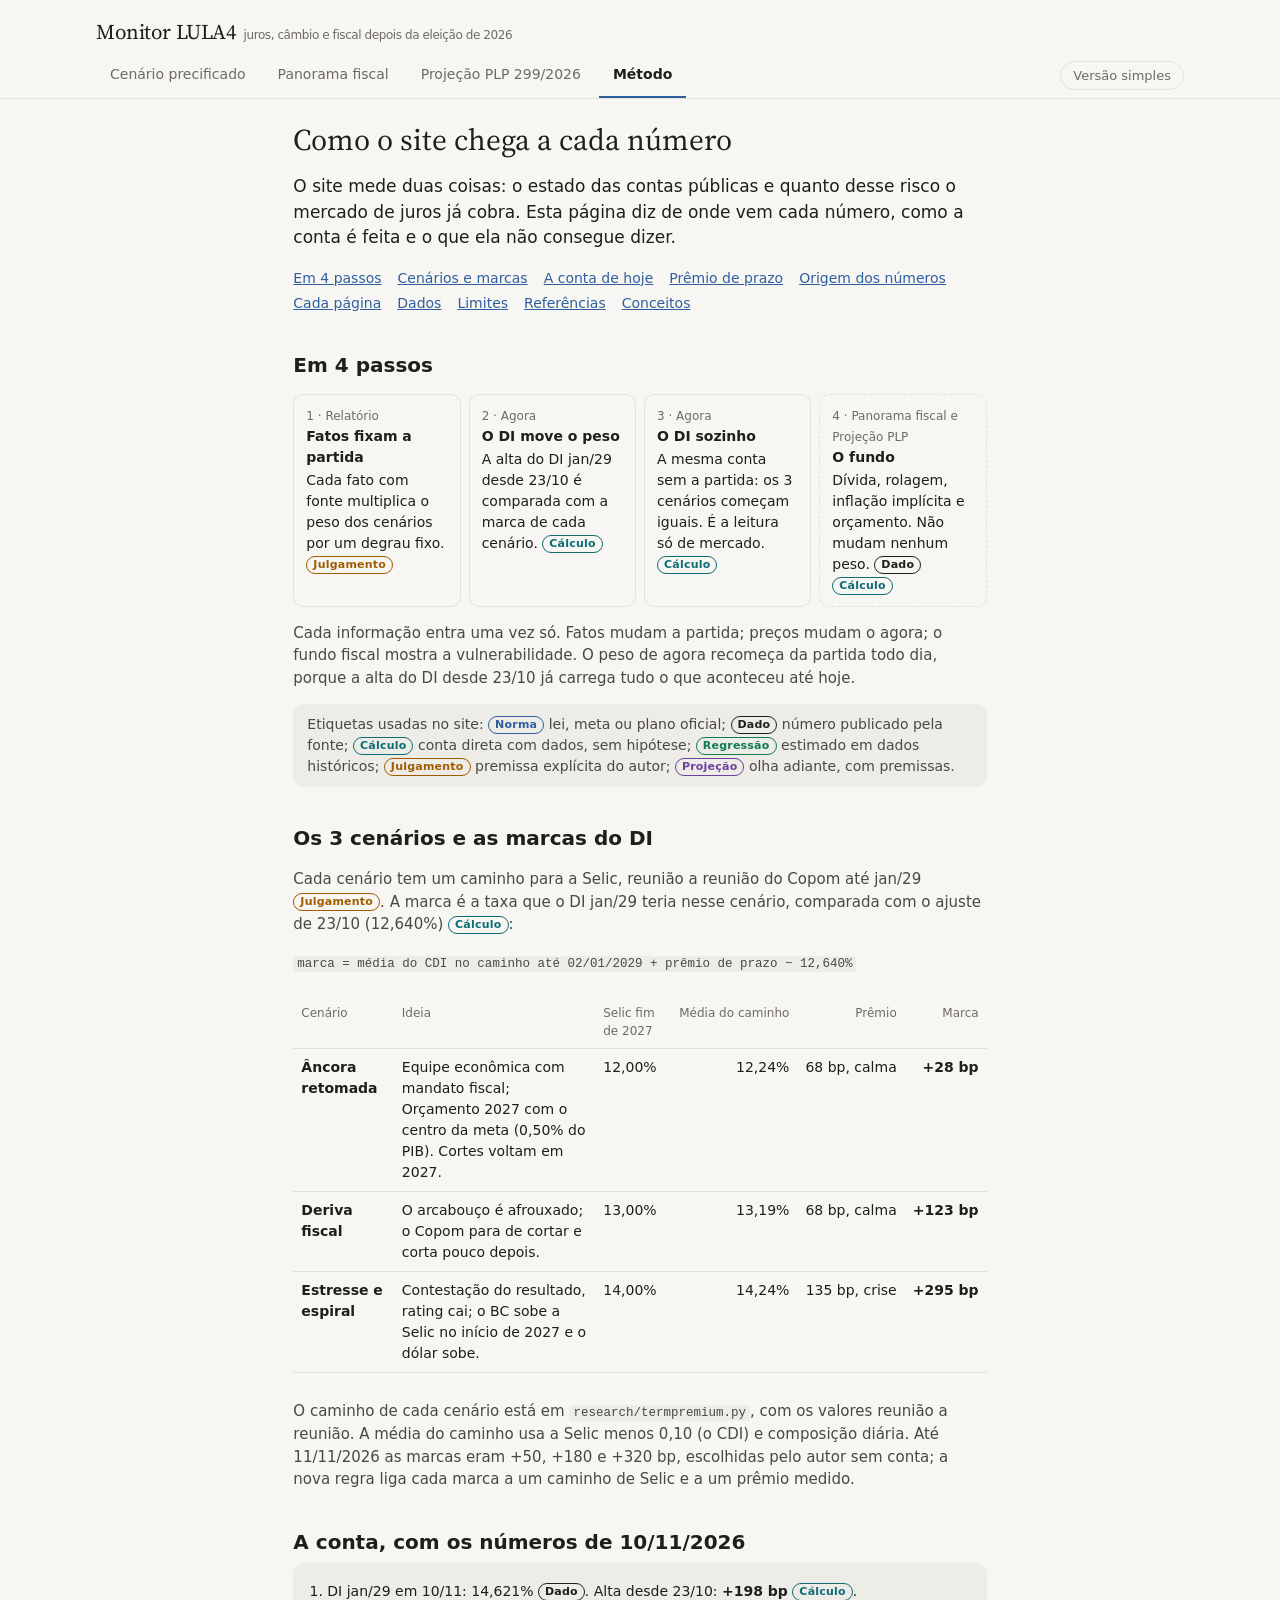
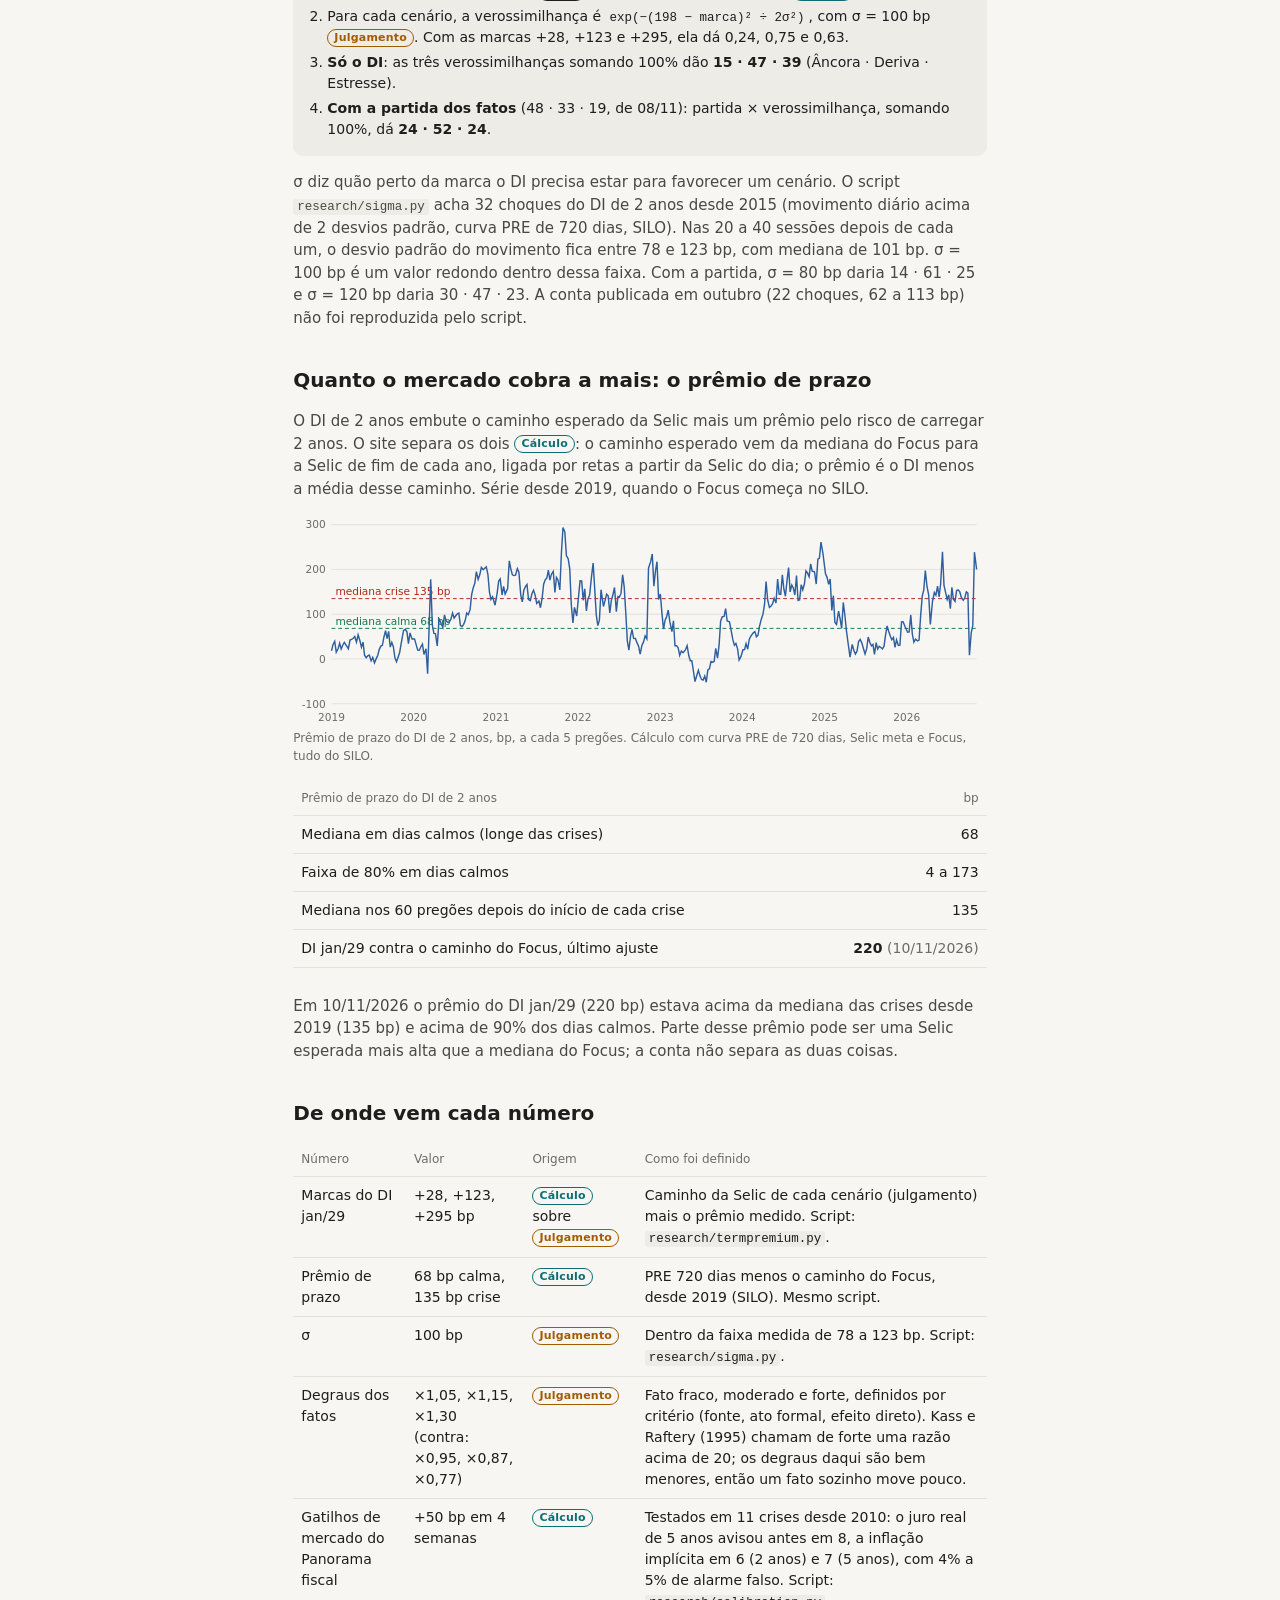
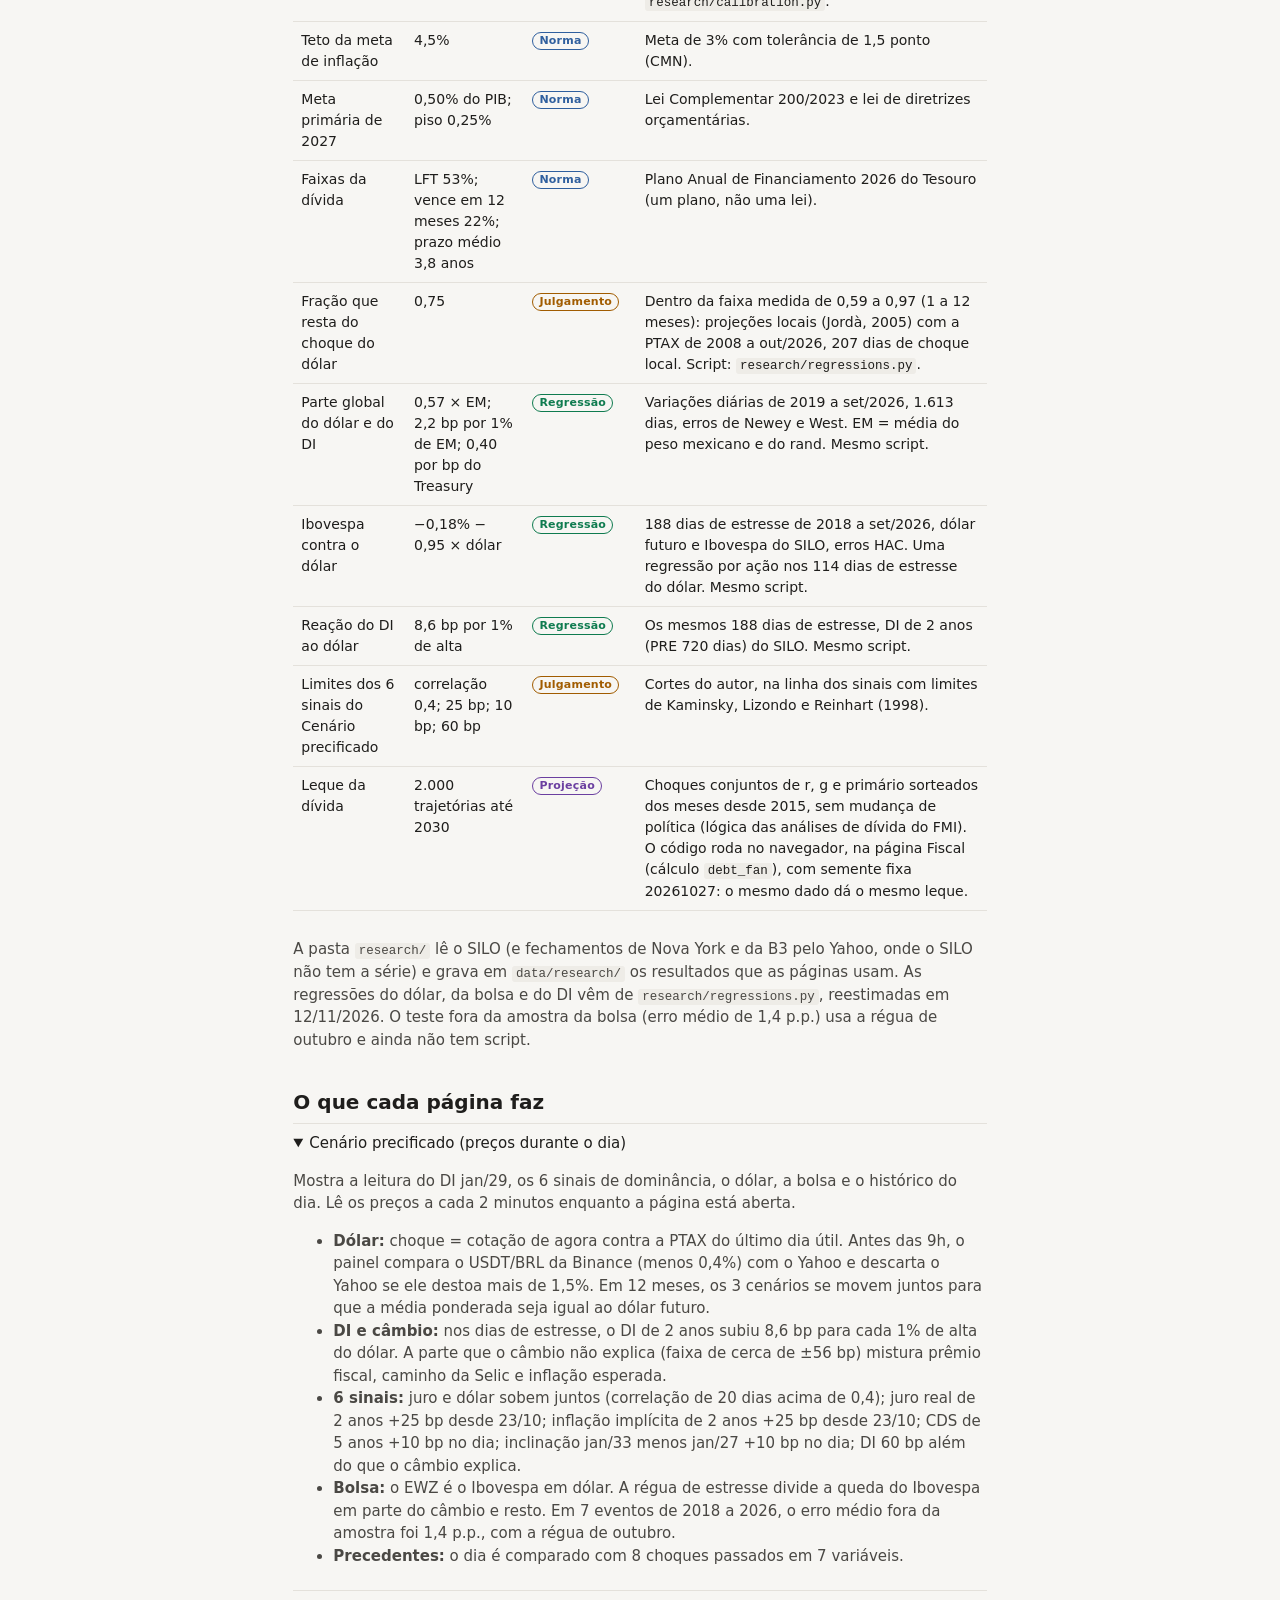
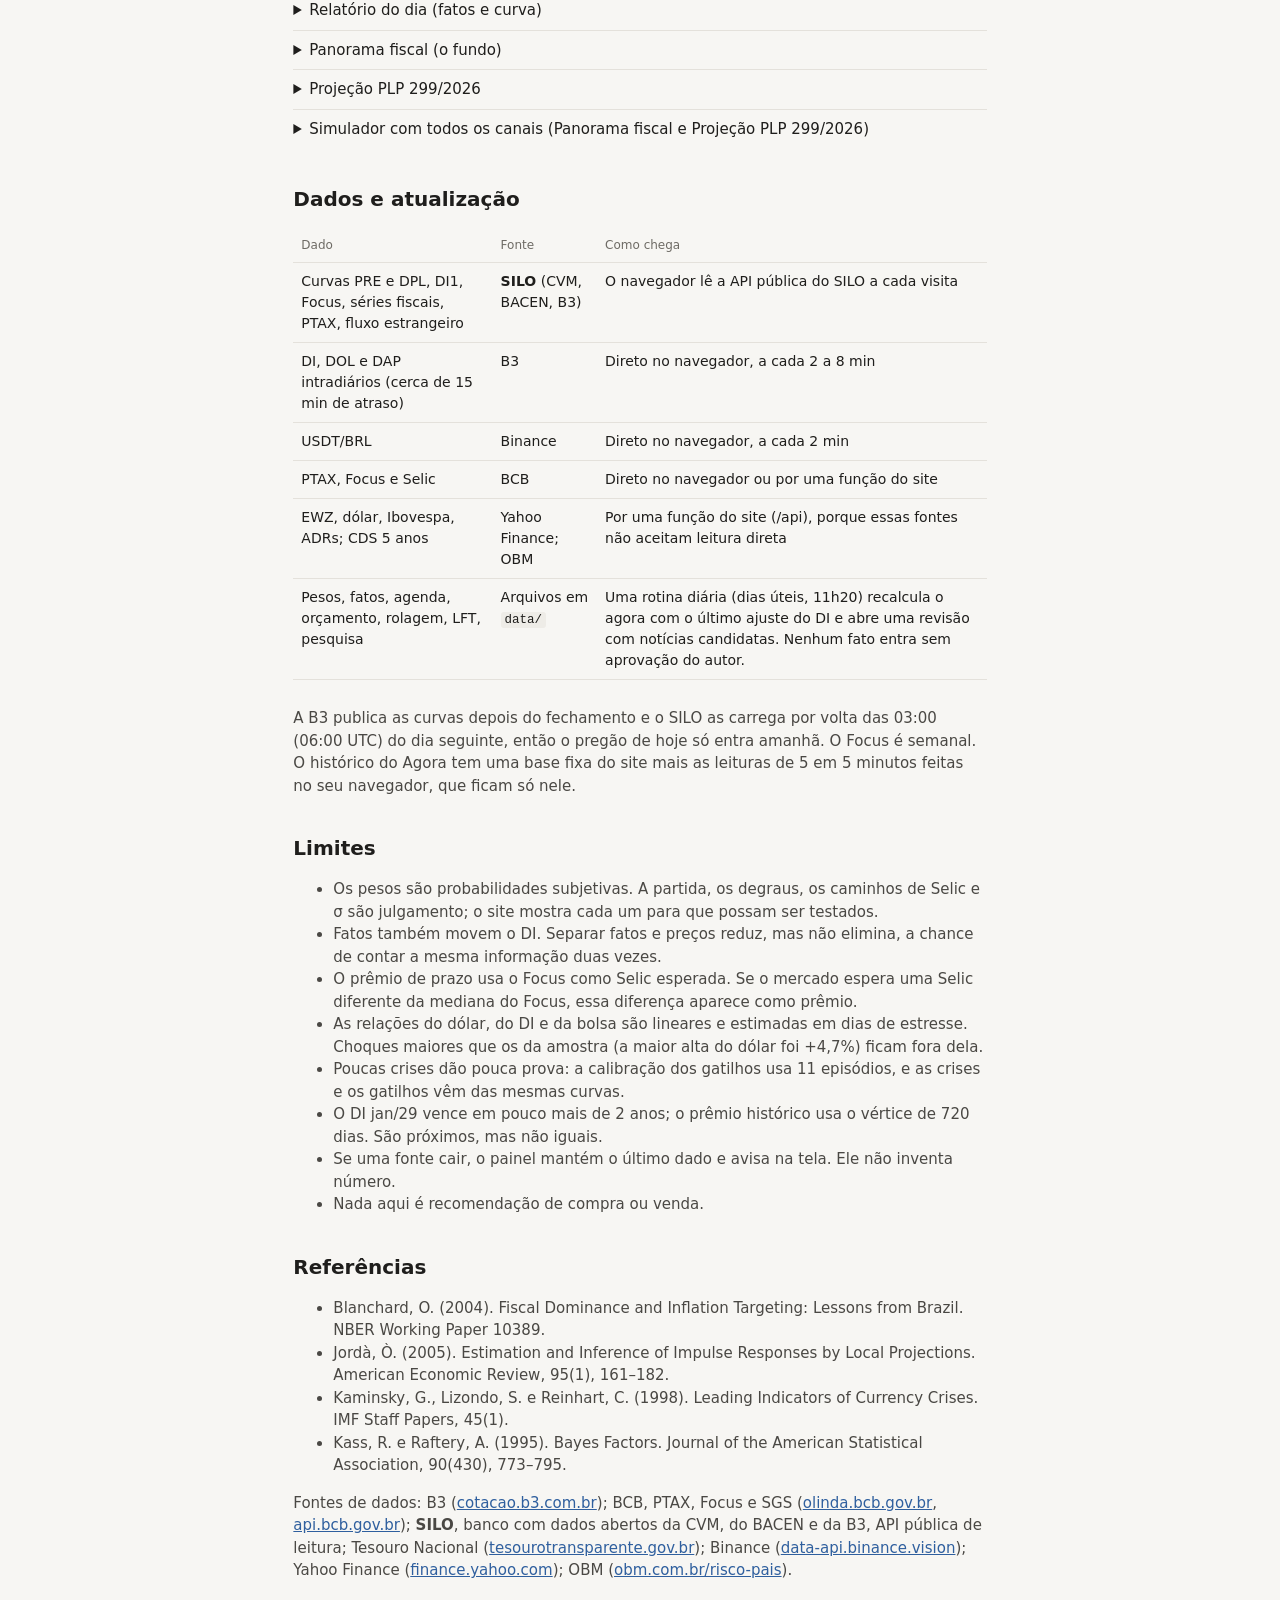
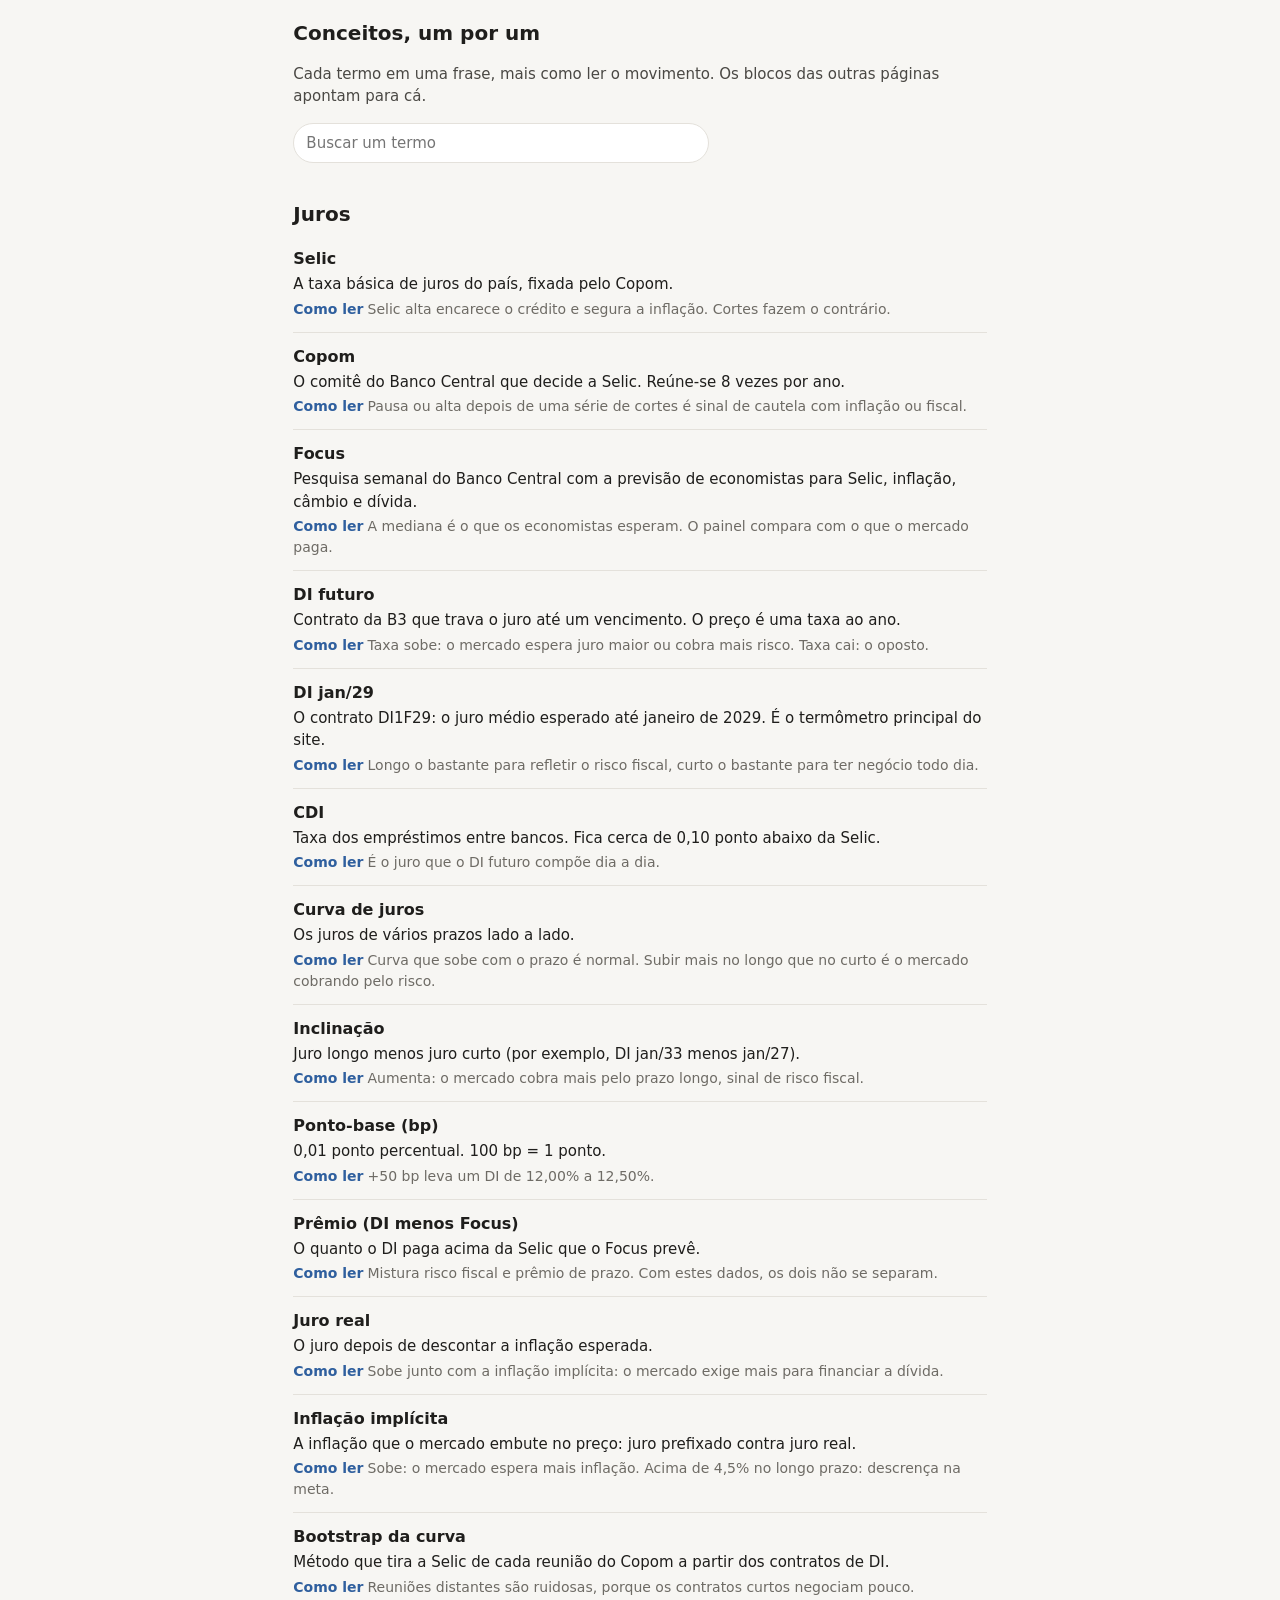
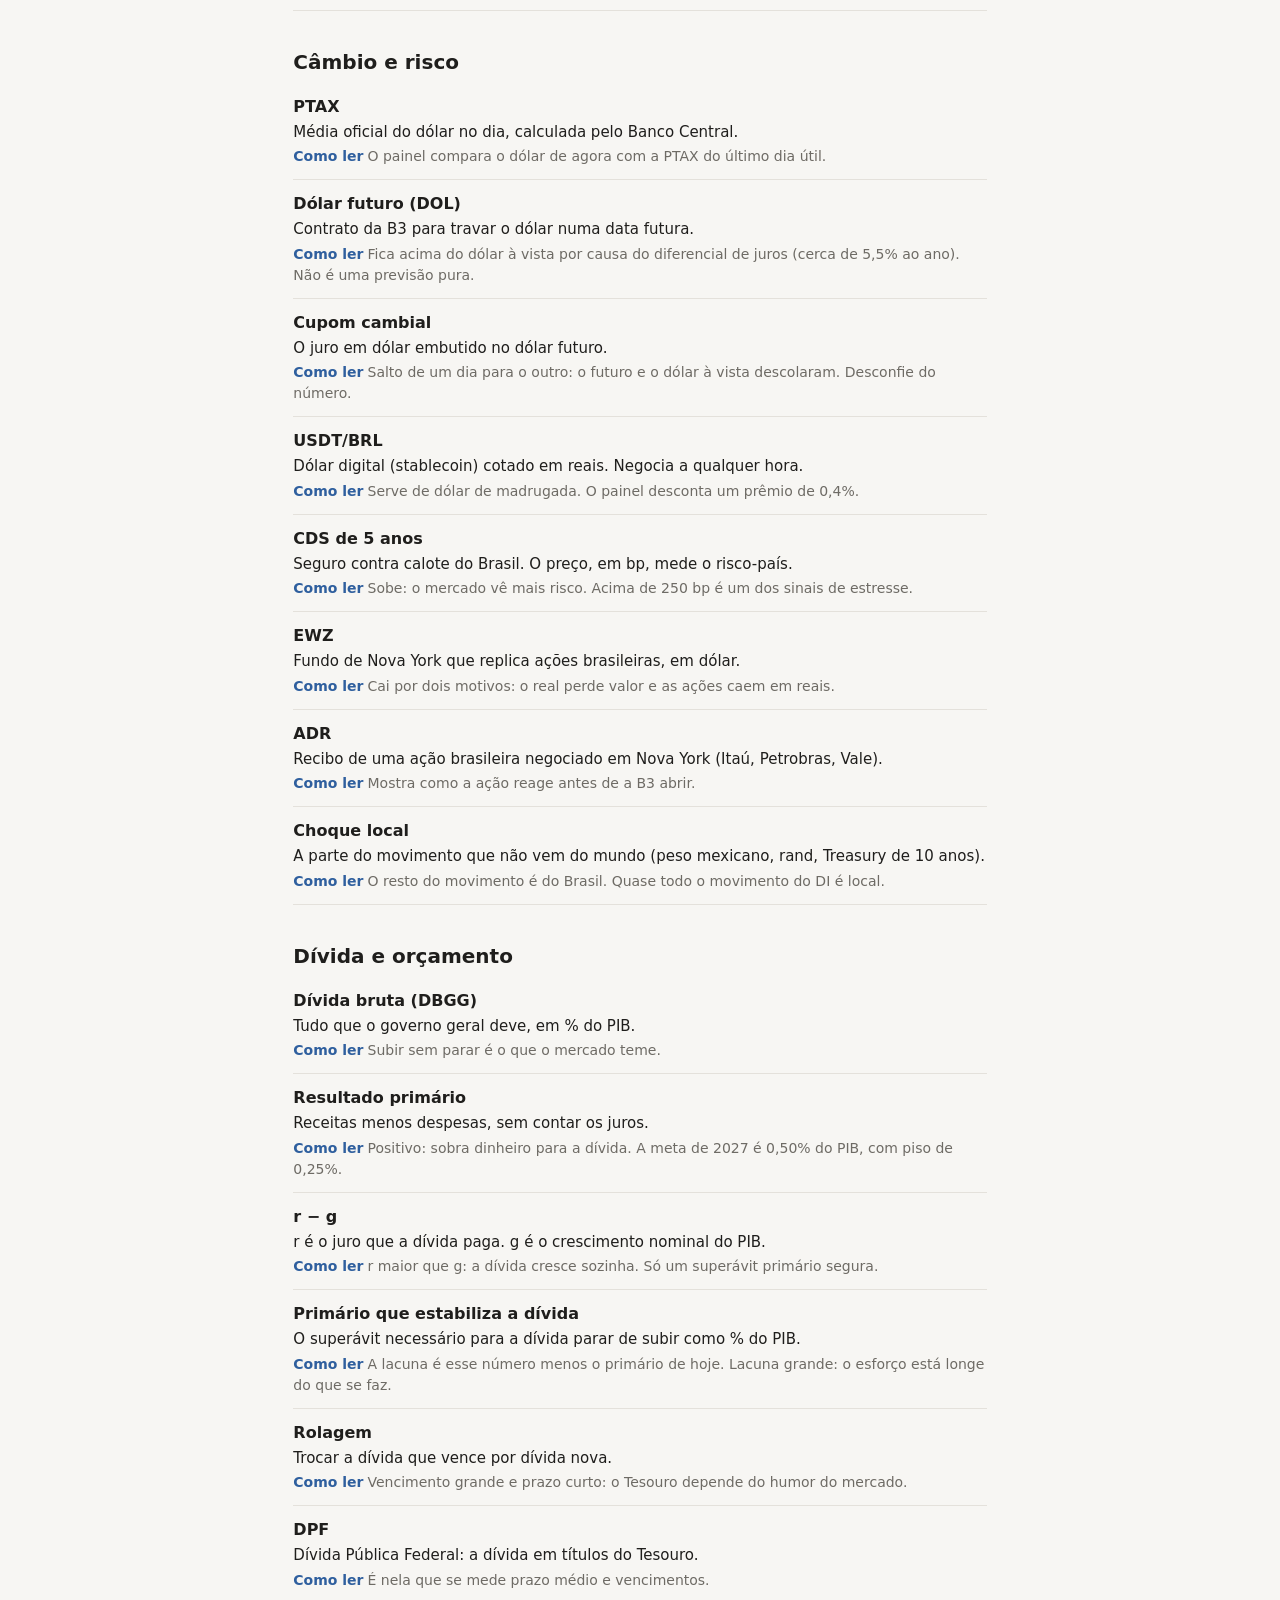
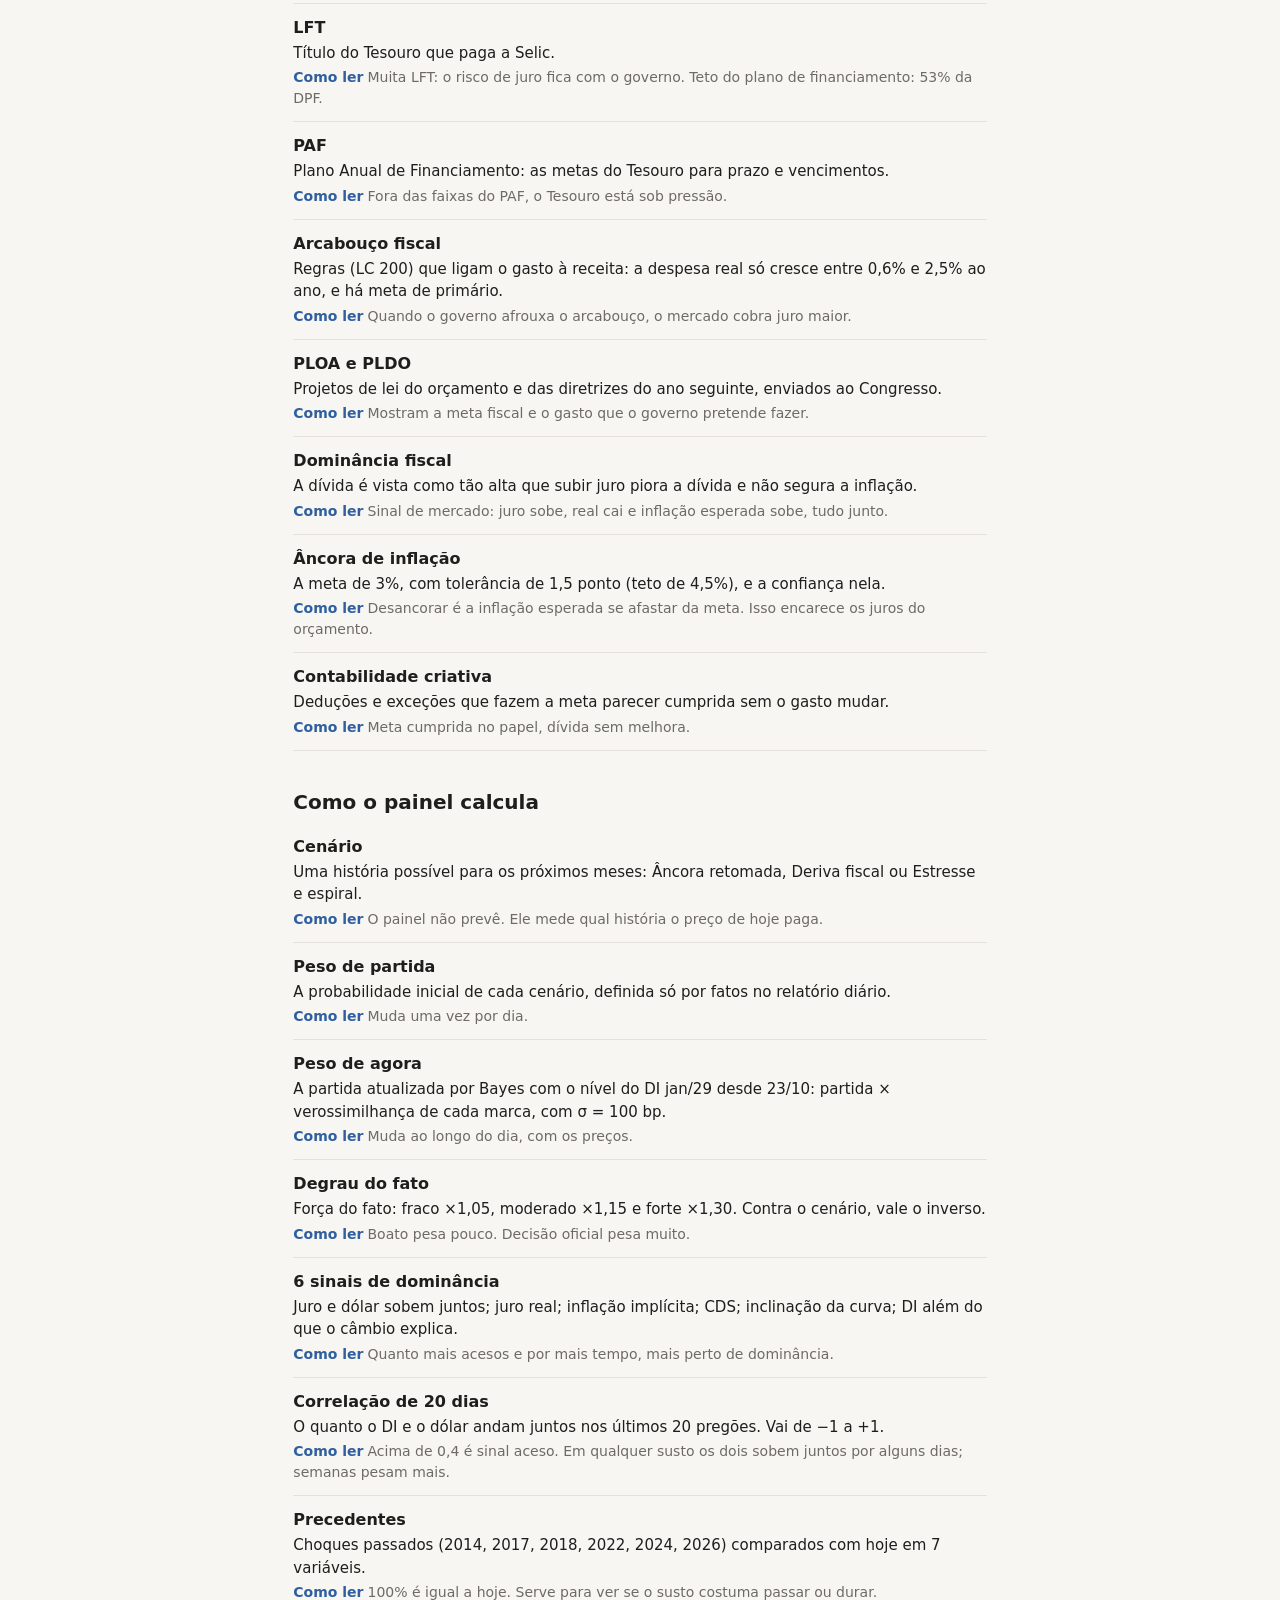
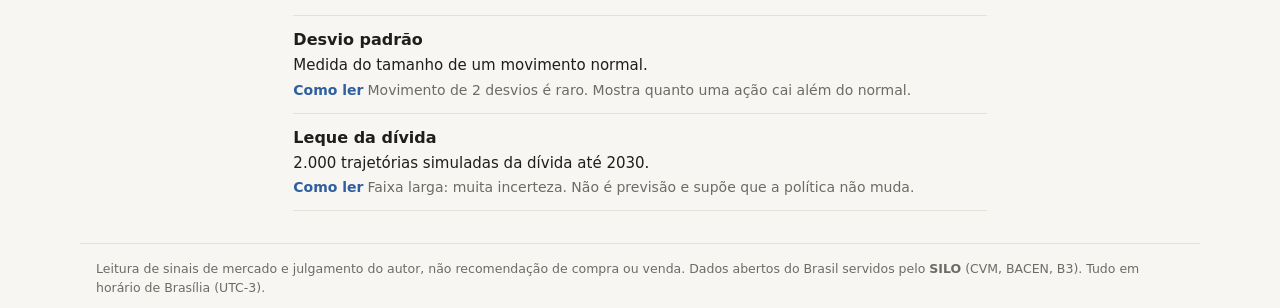
<file: conceitos.html>
<!doctype html><html lang="pt-BR"><head><meta charset="utf-8"><meta name="viewport" content="width=device-width,initial-scale=1">
<title>Conceitos · Monitor LULA4</title><meta name="robots" content="noindex"><meta http-equiv="refresh" content="0; url=metodo.html#conceitos">
<script>location.replace("metodo.html" + (location.hash && location.hash !== "#" ? location.hash : "#conceitos"));</script></head><body>
<p>Os conceitos estão agora na página <a href="metodo.html#conceitos">Método</a>.</p></body></html>
</file>
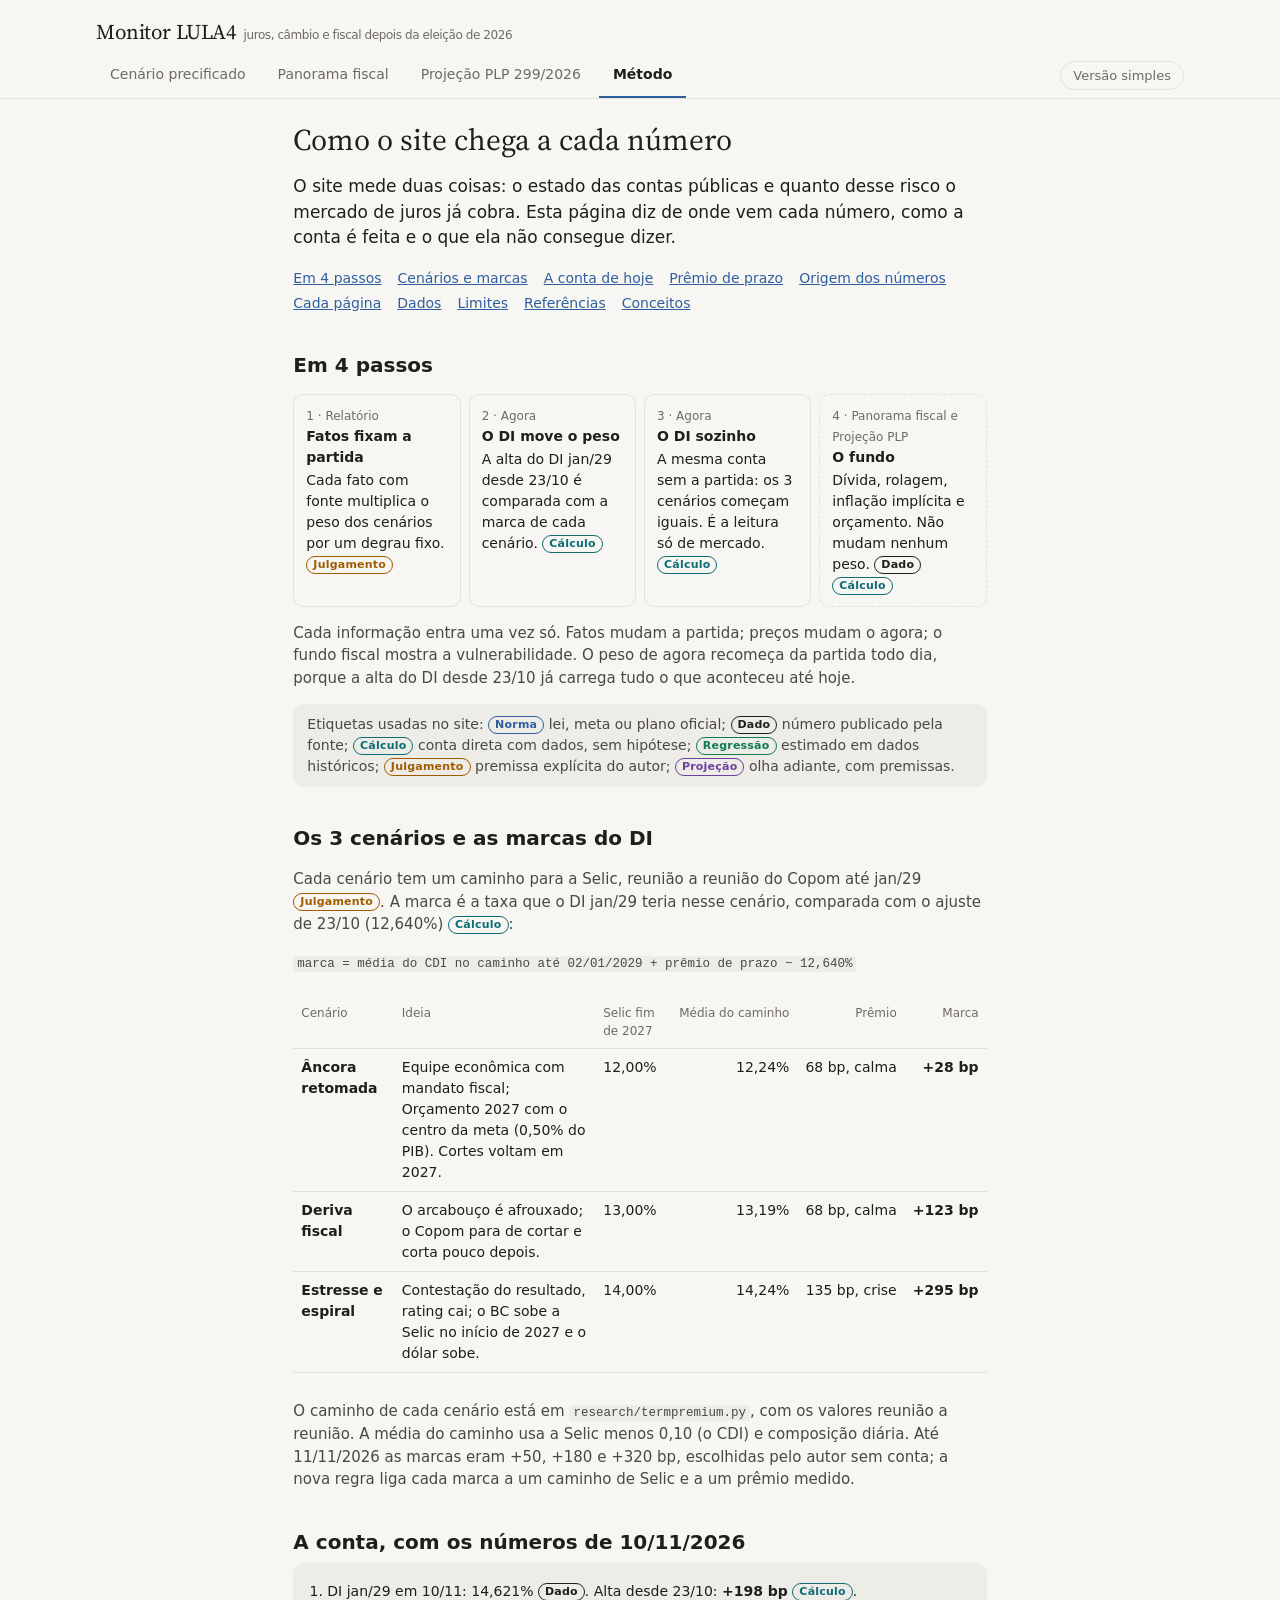
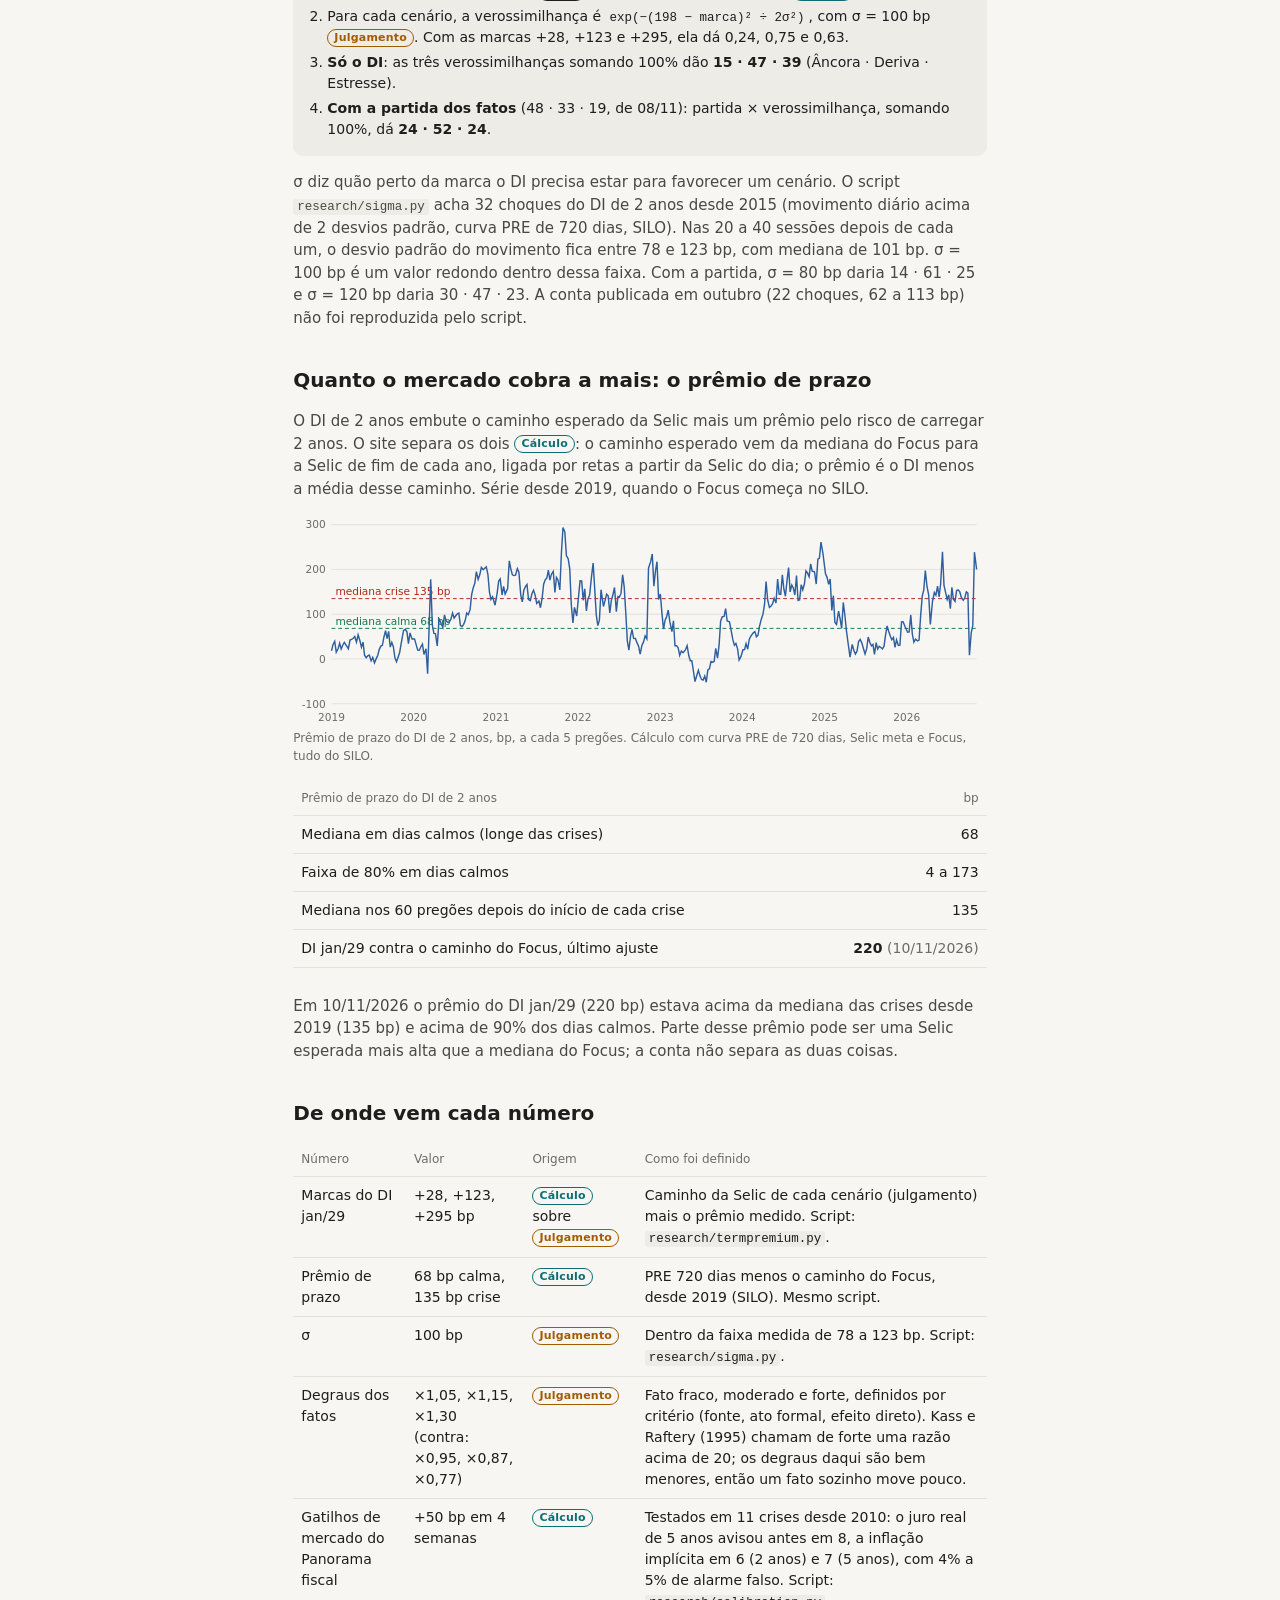
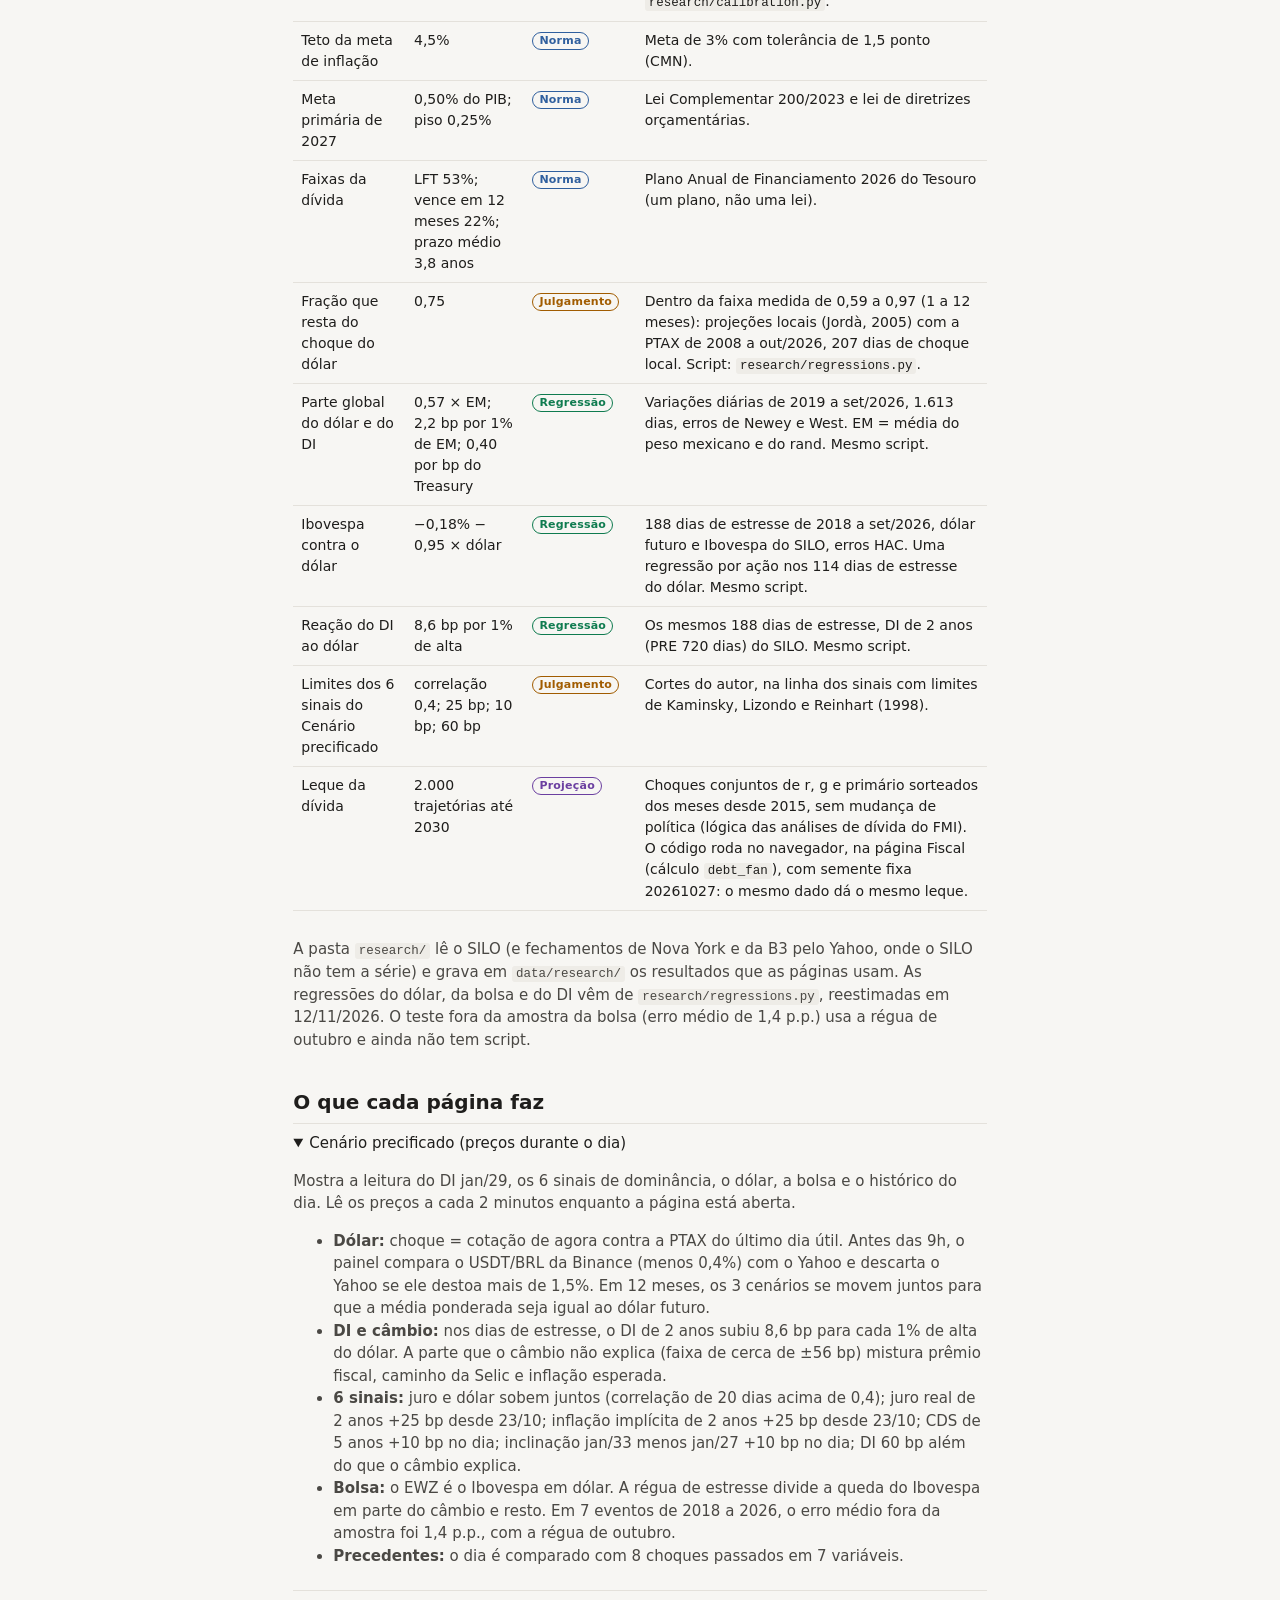
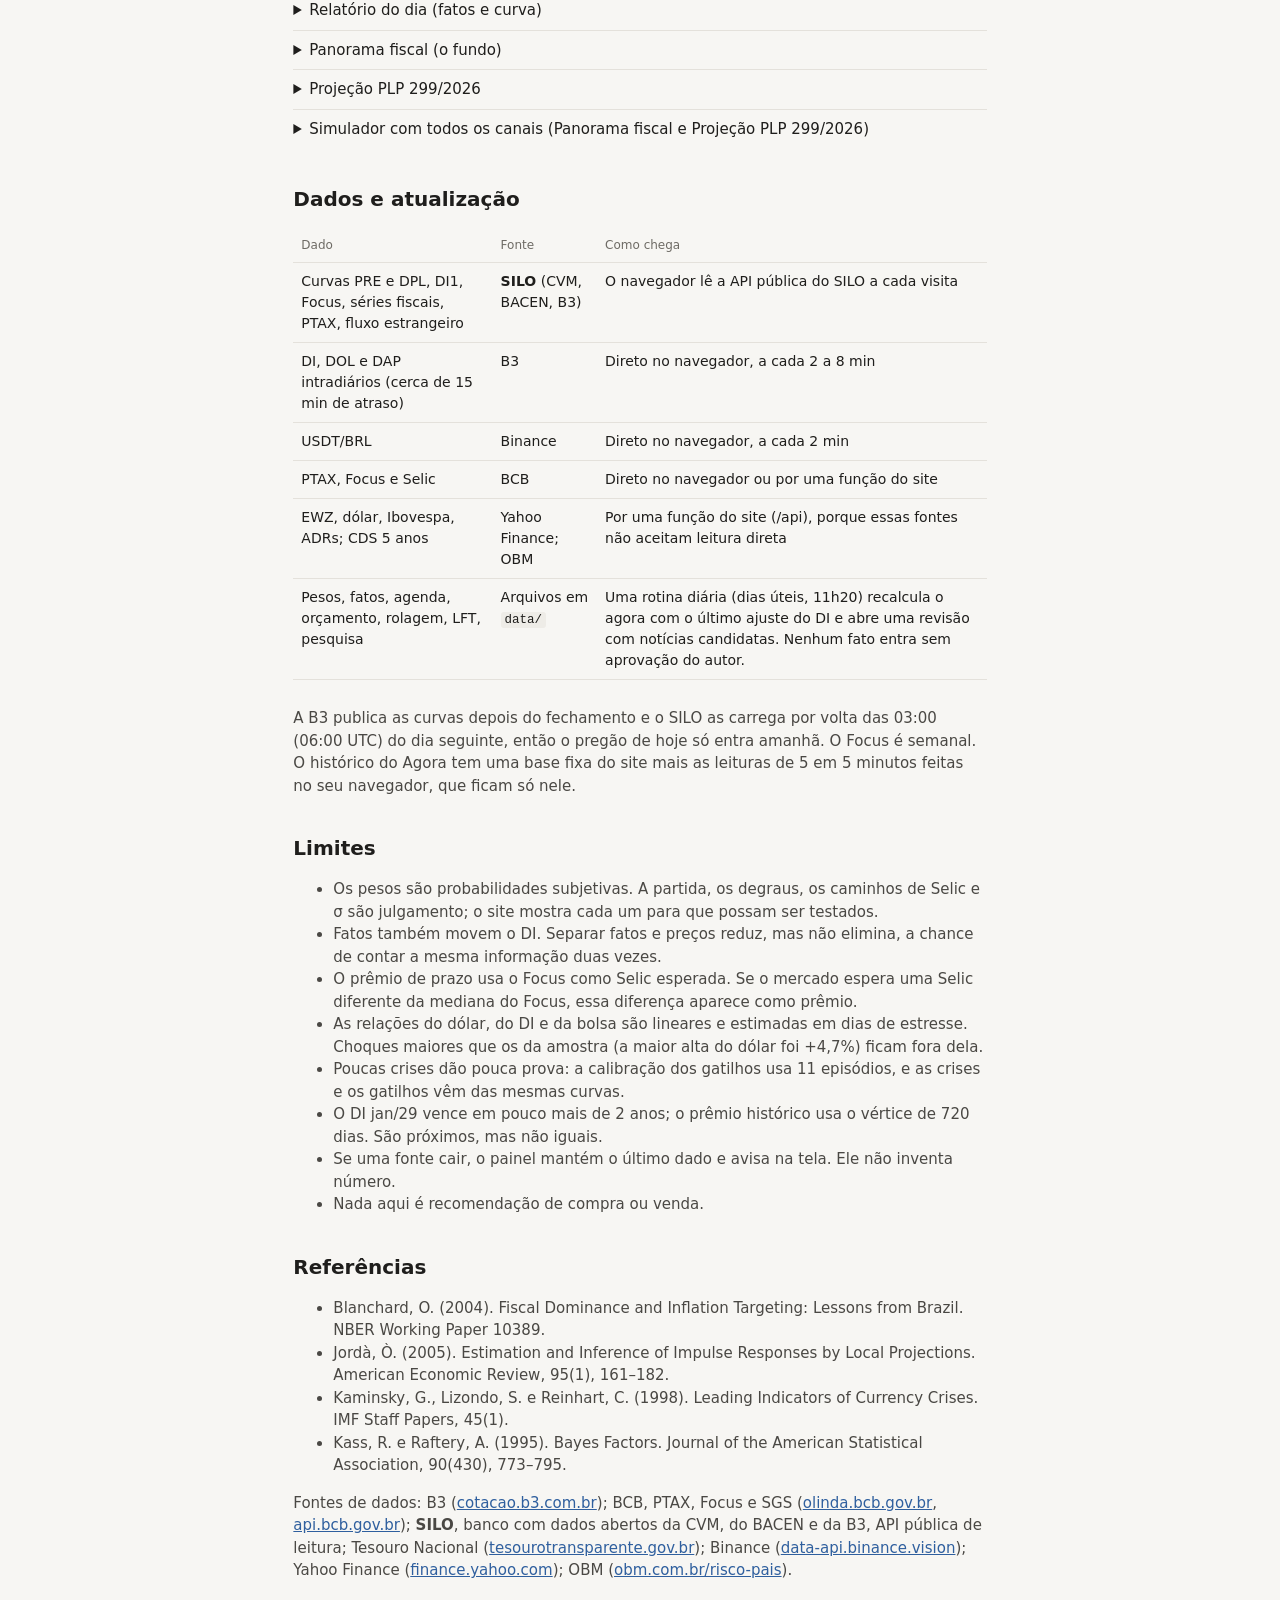
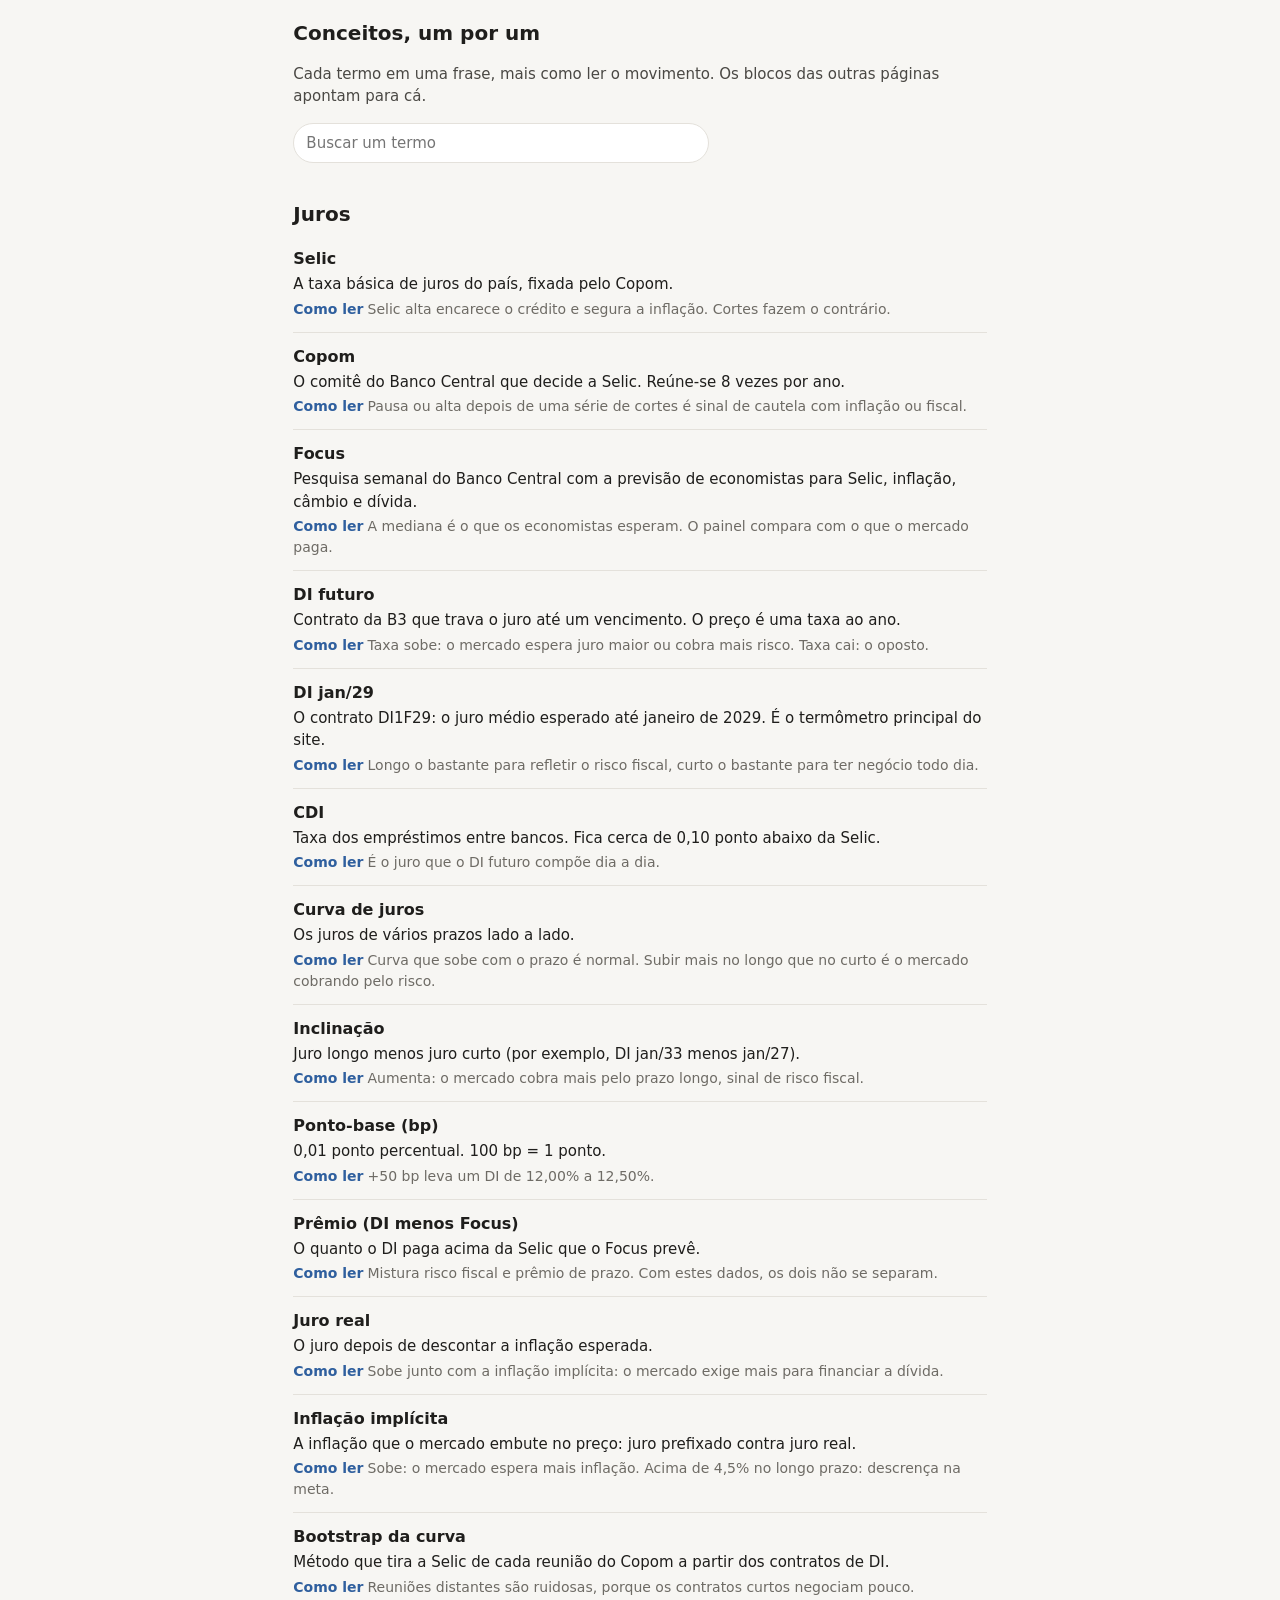
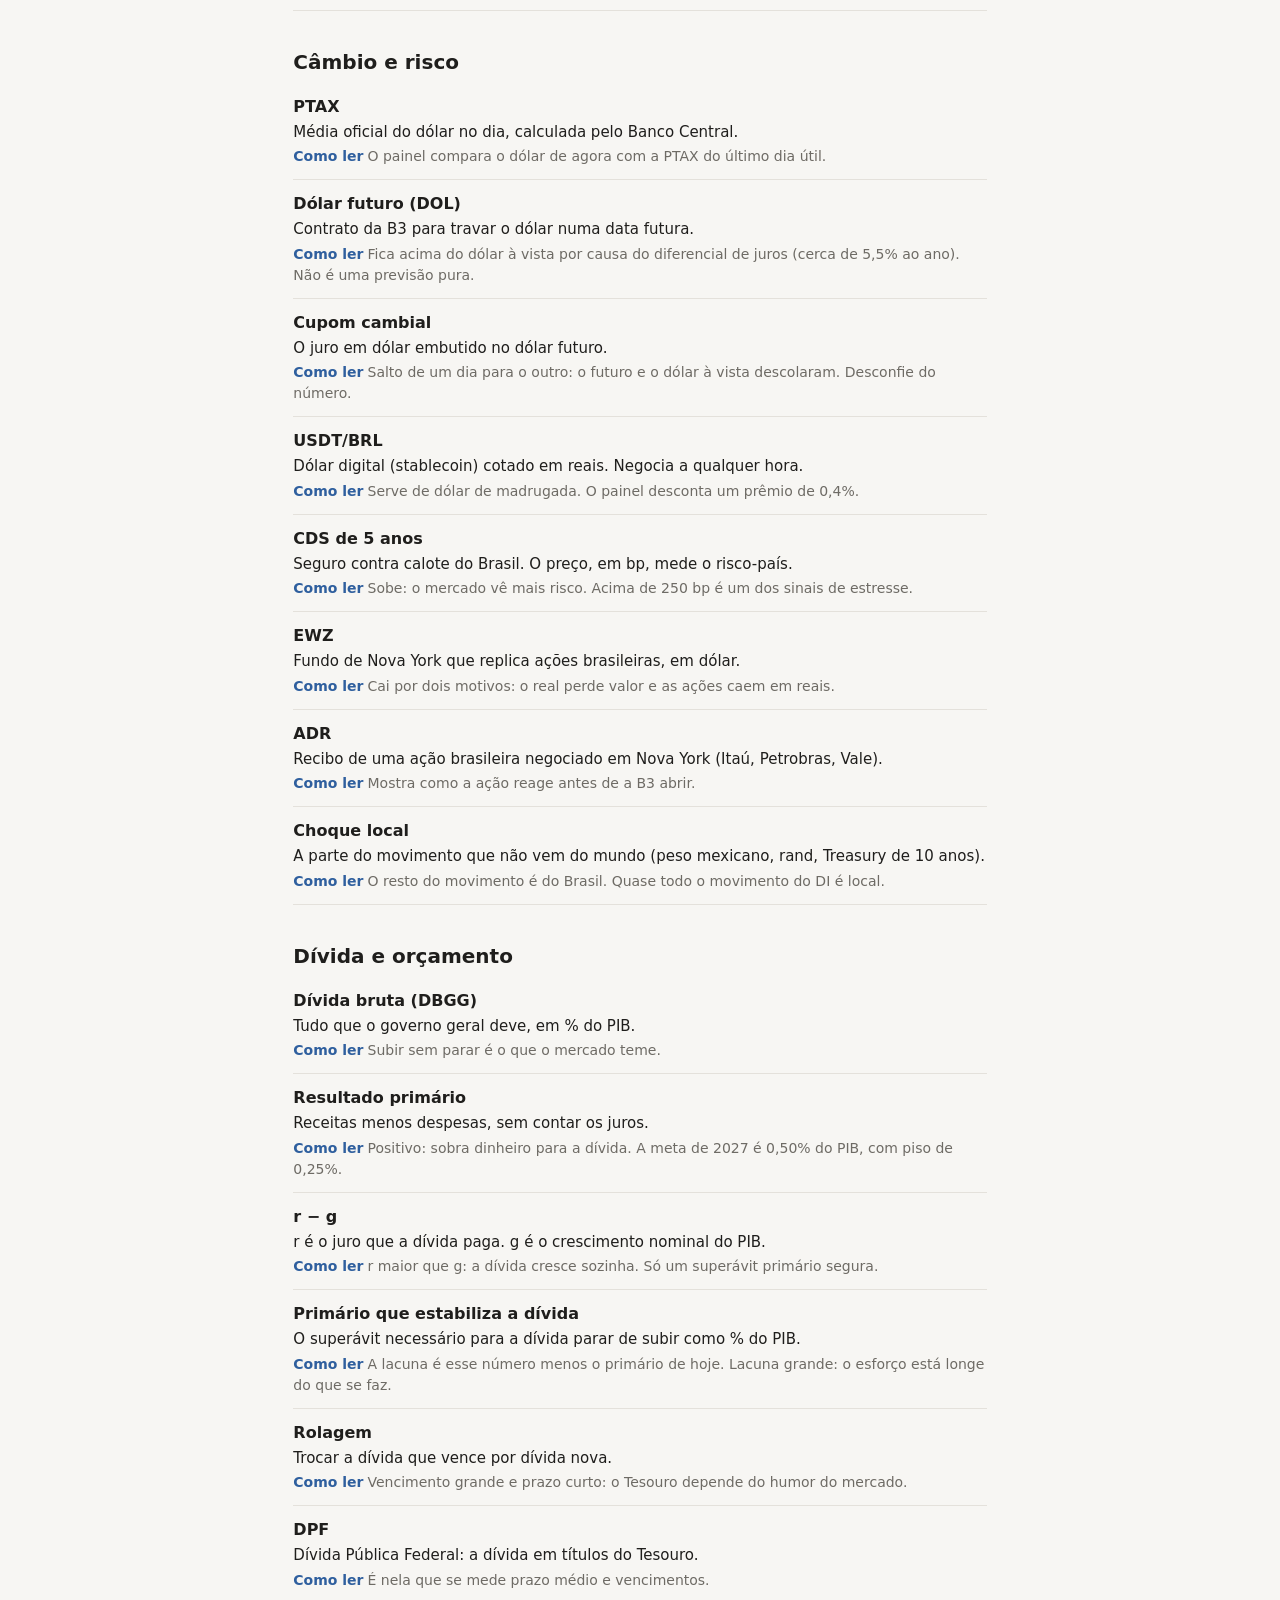
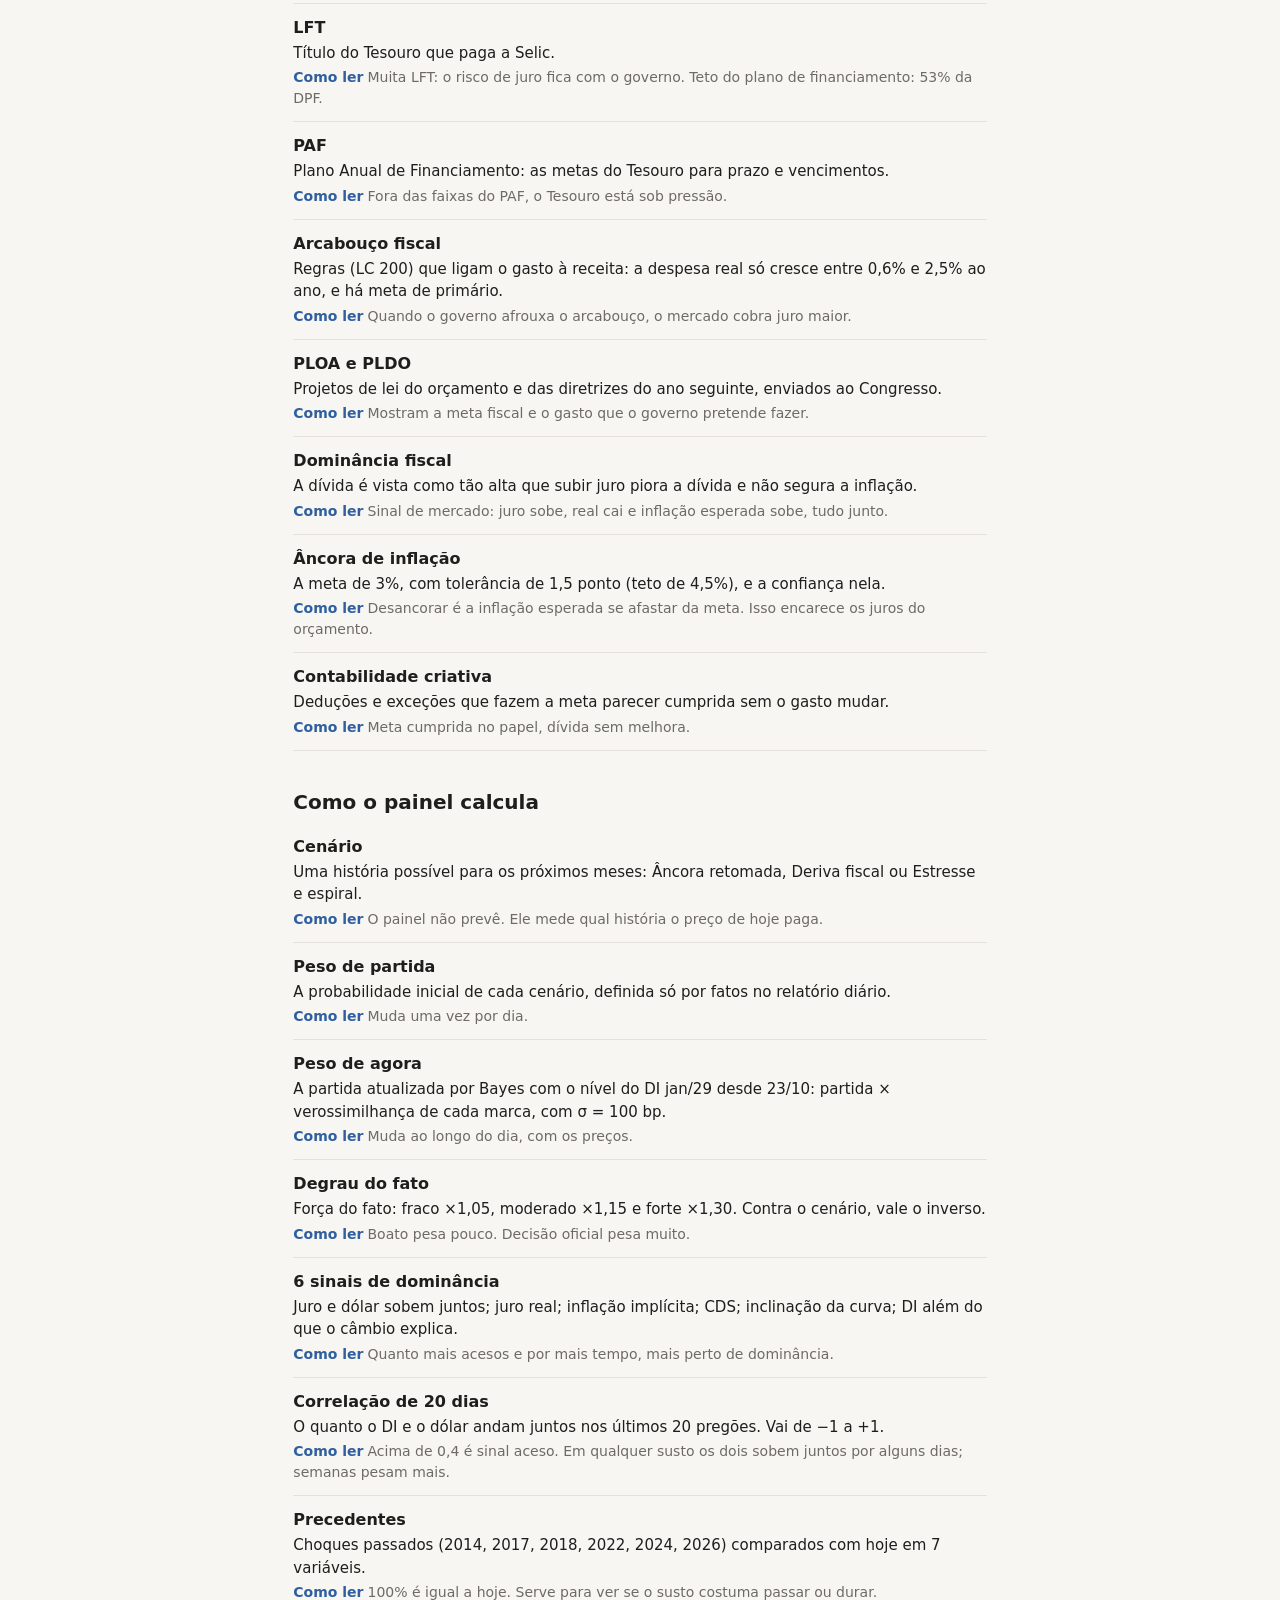
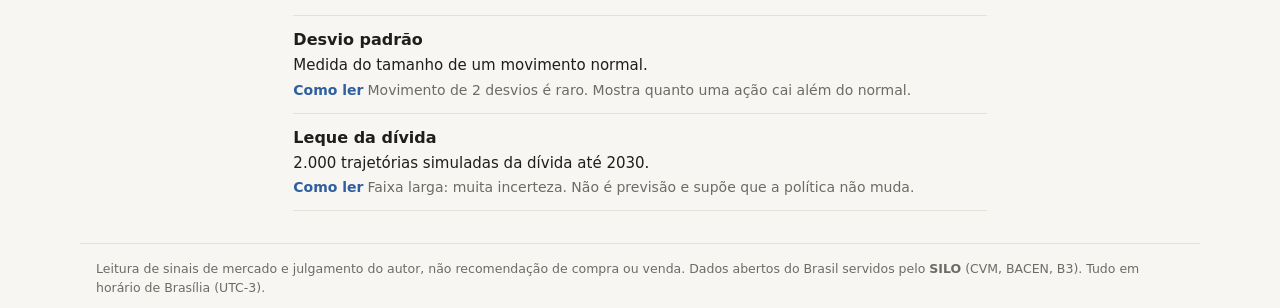
<file: metodo.html>
<!doctype html><html lang="pt-BR"><head><meta charset="utf-8"><meta name="viewport" content="width=device-width,initial-scale=1">
<title>Método · Monitor LULA4</title><meta name="robots" content="index,follow">
<link rel="preconnect" href="https://fonts.googleapis.com"><link rel="stylesheet" href="assets/style.css">
<link rel="stylesheet" href="https://fonts.googleapis.com/css2?family=Source+Serif+4:opsz,wght@8..60,400&display=swap"><link rel="stylesheet" href="assets/leia.css"><script src="assets/leia.js" defer></script>
<style>
.m { max-width: 76ch; margin: 0 auto; padding: 24px 16px 8px; }
.m h1 { font-family: var(--font-anthropic-serif); font-weight: 400; font-size: 30px; line-height: 1.15; margin: 0 0 8px; text-wrap: balance; }
.m h2 { font-size: 20px; margin: 36px 0 6px; scroll-margin-top: 90px; }
.m h3 { font-size: 15px; margin: 20px 0 4px; }
.m p, .m li { color: var(--cds-text-secondary); }
.m .lead { font-size: 17px; color: var(--color-fg); }
.m table { border-collapse: collapse; width: 100%; font-size: 14px; margin: 8px 0 12px; }
.m th, .m td { padding: 8px; border-bottom: 1px solid var(--color-border); text-align: left; vertical-align: top; }
.m th { font-size: 12px; font-weight: 500; color: var(--color-fg-muted); }
.m .toc { display: flex; flex-wrap: wrap; gap: 4px 16px; font-size: 14px; margin: 12px 0 0; }
.m .tw { overflow-x: auto; }
.m code { font-size: 12.5px; background: var(--cds-chart-grid); padding: 1px 4px; border-radius: 3px; }
.m .warn { background: var(--cds-chart-grid); border-radius: 10px; padding: 10px 14px; font-size: 14px; }
.m .flow { display: grid; grid-template-columns: repeat(4, 1fr); gap: 8px; margin: 14px 0 6px; }
.m .flow > div { border: 1px solid var(--color-border); border-radius: 10px; padding: 10px 12px; background: var(--color-bg); font-size: 14px; }
.m .flow b { display: block; color: var(--color-fg); font-size: 14px; margin-bottom: 2px; }
.m .flow .n { font-size: 12px; color: var(--color-fg-muted); }
.m .flow .bg { border-style: dashed; }
.m .calc { background: var(--cds-chart-grid); border-radius: 10px; padding: 12px 14px; font-size: 14px; }
.m .calc ol { margin: 6px 0 0; padding-left: 20px; }
.m .calc li { color: var(--color-fg); margin: 4px 0; }
.m .n2 { font-variant-numeric: tabular-nums; text-align: right; white-space: nowrap; }
.m .tag { display: inline-block; font-size: 11px; border: 1px solid currentColor; border-radius: 999px; padding: 0 6px; line-height: 16px; white-space: nowrap; }
.m .t-norma { color: var(--color-accent); } .m .t-dado { color: var(--color-fg); } .m .t-calc { color: var(--color-calc); } .m .t-jul { color: var(--color-warn); } .m .t-proj { color: var(--color-sim); } .m .t-reg { color: var(--color-ok); }
.m #tp-chart svg { width: 100%; height: auto; display: block; }
.m details { border-top: 1px solid var(--color-border); padding: 8px 0; }
.m summary { cursor: pointer; font-weight: 500; color: var(--color-fg); }
@media (max-width: 640px) { .m .flow { grid-template-columns: 1fr 1fr; } }
</style></head><body>
<header class="site-head"><div class="in"><p class="site-title">Monitor LULA4<small>juros, câmbio e fiscal depois da eleição de 2026</small></p><nav class="tabs" aria-label="Páginas"><a href="index.html"><span class="vs-long">Cenário precificado</span><span class="vs-short">Cenário</span></a><a href="dominancia.html"><span class="vs-long">Panorama fiscal</span><span class="vs-short">Fiscal</span></a><a href="plano.html"><span class="vs-long">Projeção PLP 299/2026</span><span class="vs-short">PLP 299</span></a><a href="metodo.html" aria-current="page">Método</a><a href="simples.html" class="tab-simple" aria-label="Versão simples"><span class="vs-long">Versão simples</span><span class="vs-short">Simples</span></a></nav></div></header>
<main class="m">
<h1>Como o site chega a cada número</h1>
<p class="lead">O site mede duas coisas: o estado das contas públicas e quanto desse risco o mercado de juros já cobra. Esta página diz de onde vem cada número, como a conta é feita e o que ela não consegue dizer.</p>
<nav class="toc" aria-label="Nesta página"><a href="#m-resumo">Em 4 passos</a><a href="#m-cenarios">Cenários e marcas</a><a href="#m-conta">A conta de hoje</a><a href="#m-premio">Prêmio de prazo</a><a href="#m-origem">Origem dos números</a><a href="#m-paginas">Cada página</a><a href="#m-dados">Dados</a><a href="#m-limites">Limites</a><a href="#m-referencias">Referências</a><a href="#conceitos">Conceitos</a></nav>

<h2 id="m-resumo">Em 4 passos</h2>
<div class="flow" role="list">
<div role="listitem"><span class="n">1 · Relatório</span><b>Fatos fixam a partida</b>Cada fato com fonte multiplica o peso dos cenários por um degrau fixo. <span class="tag t-jul">Julgamento</span></div>
<div role="listitem"><span class="n">2 · Agora</span><b>O DI move o peso</b>A alta do DI jan/29 desde 23/10 é comparada com a marca de cada cenário. <span class="tag t-calc">Cálculo</span></div>
<div role="listitem"><span class="n">3 · Agora</span><b>O DI sozinho</b>A mesma conta sem a partida: os 3 cenários começam iguais. É a leitura só de mercado. <span class="tag t-calc">Cálculo</span></div>
<div role="listitem" class="bg"><span class="n">4 · Panorama fiscal e Projeção PLP</span><b>O fundo</b>Dívida, rolagem, inflação implícita e orçamento. Não mudam nenhum peso. <span class="tag t-dado">Dado</span> <span class="tag t-calc">Cálculo</span></div>
</div>
<p>Cada informação entra uma vez só. Fatos mudam a partida; preços mudam o agora; o fundo fiscal mostra a vulnerabilidade. O peso de agora recomeça da partida todo dia, porque a alta do DI desde 23/10 já carrega tudo o que aconteceu até hoje.</p>
<p class="warn">Etiquetas usadas no site: <span class="tag t-norma">Norma</span> lei, meta ou plano oficial; <span class="tag t-dado">Dado</span> número publicado pela fonte; <span class="tag t-calc">Cálculo</span> conta direta com dados, sem hipótese; <span class="tag t-reg">Regressão</span> estimado em dados históricos; <span class="tag t-jul">Julgamento</span> premissa explícita do autor; <span class="tag t-proj">Projeção</span> olha adiante, com premissas.</p>

<h2 id="m-cenarios">Os 3 cenários e as marcas do DI</h2>
<p>Cada cenário tem um caminho para a Selic, reunião a reunião do Copom até jan/29 <span class="tag t-jul">Julgamento</span>. A marca é a taxa que o DI jan/29 teria nesse cenário, comparada com o ajuste de 23/10 (12,640%) <span class="tag t-calc">Cálculo</span>:</p>
<p><code>marca = média do CDI no caminho até 02/01/2029 + prêmio de prazo − 12,640%</code></p>
<div class="tw"><table><thead><tr><th>Cenário</th><th>Ideia</th><th>Selic fim de 2027</th><th class="n2">Média do caminho</th><th class="n2">Prêmio</th><th class="n2">Marca</th></tr></thead><tbody id="tb-marcas">
<tr><td><b>Âncora retomada</b></td><td>Equipe econômica com mandato fiscal; Orçamento 2027 com o centro da meta (0,50% do PIB). Cortes voltam em 2027.</td><td>12,00%</td><td class="n2">12,24%</td><td class="n2">68 bp, calma</td><td class="n2"><b>+28 bp</b></td></tr>
<tr><td><b>Deriva fiscal</b></td><td>O arcabouço é afrouxado; o Copom para de cortar e corta pouco depois.</td><td>13,00%</td><td class="n2">13,19%</td><td class="n2">68 bp, calma</td><td class="n2"><b>+123 bp</b></td></tr>
<tr><td><b>Estresse e espiral</b></td><td>Contestação do resultado, rating cai; o BC sobe a Selic no início de 2027 e o dólar sobe.</td><td>14,00%</td><td class="n2">14,24%</td><td class="n2">135 bp, crise</td><td class="n2"><b>+295 bp</b></td></tr>
</tbody></table></div>
<p>O caminho de cada cenário está em <code>research/termpremium.py</code>, com os valores reunião a reunião. A média do caminho usa a Selic menos 0,10 (o CDI) e composição diária. Até 11/11/2026 as marcas eram +50, +180 e +320 bp, escolhidas pelo autor sem conta; a nova regra liga cada marca a um caminho de Selic e a um prêmio medido.</p>

<h2 id="m-conta">A conta, com os números de 10/11/2026</h2>
<div class="calc"><ol>
<li>DI jan/29 em 10/11: 14,621% <span class="tag t-dado">Dado</span>. Alta desde 23/10: <b>+198 bp</b> <span class="tag t-calc">Cálculo</span>.</li>
<li>Para cada cenário, a verossimilhança é <code>exp(−(198 − marca)² ÷ 2σ²)</code>, com σ = 100 bp <span class="tag t-jul">Julgamento</span>. Com as marcas +28, +123 e +295, ela dá 0,24, 0,75 e 0,63.</li>
<li><b>Só o DI</b>: as três verossimilhanças somando 100% dão <b>15 · 47 · 39</b> (Âncora · Deriva · Estresse).</li>
<li><b>Com a partida dos fatos</b> (48 · 33 · 19, de 08/11): partida × verossimilhança, somando 100%, dá <b>24 · 52 · 24</b>.</li>
</ol></div>
<p>σ diz quão perto da marca o DI precisa estar para favorecer um cenário. O script <code>research/sigma.py</code> acha 32 choques do DI de 2 anos desde 2015 (movimento diário acima de 2 desvios padrão, curva PRE de 720 dias, SILO). Nas 20 a 40 sessões depois de cada um, o desvio padrão do movimento fica entre 78 e 123 bp, com mediana de 101 bp. σ = 100 bp é um valor redondo dentro dessa faixa. Com a partida, σ = 80 bp daria 14 · 61 · 25 e σ = 120 bp daria 30 · 47 · 23. A conta publicada em outubro (22 choques, 62 a 113 bp) não foi reproduzida pelo script.</p>

<h2 id="m-premio">Quanto o mercado cobra a mais: o prêmio de prazo</h2>
<p>O DI de 2 anos embute o caminho esperado da Selic mais um prêmio pelo risco de carregar 2 anos. O site separa os dois <span class="tag t-calc">Cálculo</span>: o caminho esperado vem da mediana do Focus para a Selic de fim de cada ano, ligada por retas a partir da Selic do dia; o prêmio é o DI menos a média desse caminho. Série desde 2019, quando o Focus começa no SILO.</p>
<div id="tp-chart" aria-label="Prêmio de prazo do DI de 2 anos desde 2019"></div>
<div class="tw"><table><thead><tr><th>Prêmio de prazo do DI de 2 anos</th><th class="n2">bp</th></tr></thead><tbody>
<tr><td>Mediana em dias calmos (longe das crises)</td><td class="n2" id="tp-calm">68</td></tr>
<tr><td>Faixa de 80% em dias calmos</td><td class="n2" id="tp-band">4 a 173</td></tr>
<tr><td>Mediana nos 60 pregões depois do início de cada crise</td><td class="n2" id="tp-stress">135</td></tr>
<tr><td>DI jan/29 contra o caminho do Focus, último ajuste</td><td class="n2" id="tp-now"><b>220</b></td></tr>
</tbody></table></div>
<p id="tp-read">Em 10/11/2026 o prêmio do DI jan/29 (220 bp) estava acima da mediana das crises desde 2019 (135 bp) e acima de 90% dos dias calmos. Parte desse prêmio pode ser uma Selic esperada mais alta que a mediana do Focus; a conta não separa as duas coisas.</p>

<h2 id="m-origem">De onde vem cada número</h2>
<div class="tw"><table><thead><tr><th>Número</th><th>Valor</th><th>Origem</th><th>Como foi definido</th></tr></thead><tbody>
<tr><td>Marcas do DI jan/29</td><td>+28, +123, +295 bp</td><td><span class="tag t-calc">Cálculo</span> sobre <span class="tag t-jul">Julgamento</span></td><td>Caminho da Selic de cada cenário (julgamento) mais o prêmio medido. Script: <code>research/termpremium.py</code>.</td></tr>
<tr><td>Prêmio de prazo</td><td>68 bp calma, 135 bp crise</td><td><span class="tag t-calc">Cálculo</span></td><td>PRE 720 dias menos o caminho do Focus, desde 2019 (SILO). Mesmo script.</td></tr>
<tr><td>σ</td><td>100 bp</td><td><span class="tag t-jul">Julgamento</span></td><td>Dentro da faixa medida de 78 a 123 bp. Script: <code>research/sigma.py</code>.</td></tr>
<tr><td>Degraus dos fatos</td><td>×1,05, ×1,15, ×1,30 (contra: ×0,95, ×0,87, ×0,77)</td><td><span class="tag t-jul">Julgamento</span></td><td>Fato fraco, moderado e forte, definidos por critério (fonte, ato formal, efeito direto). Kass e Raftery (1995) chamam de forte uma razão acima de 20; os degraus daqui são bem menores, então um fato sozinho move pouco.</td></tr>
<tr><td>Gatilhos de mercado do Panorama fiscal</td><td>+50 bp em 4 semanas</td><td><span class="tag t-calc">Cálculo</span></td><td>Testados em 11 crises desde 2010: o juro real de 5 anos avisou antes em 8, a inflação implícita em 6 (2 anos) e 7 (5 anos), com 4% a 5% de alarme falso. Script: <code>research/calibration.py</code>.</td></tr>
<tr><td>Teto da meta de inflação</td><td>4,5%</td><td><span class="tag t-norma">Norma</span></td><td>Meta de 3% com tolerância de 1,5 ponto (CMN).</td></tr>
<tr><td>Meta primária de 2027</td><td>0,50% do PIB; piso 0,25%</td><td><span class="tag t-norma">Norma</span></td><td>Lei Complementar 200/2023 e lei de diretrizes orçamentárias.</td></tr>
<tr><td>Faixas da dívida</td><td>LFT 53%; vence em 12 meses 22%; prazo médio 3,8 anos</td><td><span class="tag t-norma">Norma</span></td><td>Plano Anual de Financiamento 2026 do Tesouro (um plano, não uma lei).</td></tr>
<tr><td>Fração que resta do choque do dólar</td><td>0,75</td><td><span class="tag t-jul">Julgamento</span></td><td>Dentro da faixa medida de 0,59 a 0,97 (1 a 12 meses): projeções locais (Jordà, 2005) com a PTAX de 2008 a out/2026, 207 dias de choque local. Script: <code>research/regressions.py</code>.</td></tr>
<tr><td>Parte global do dólar e do DI</td><td>0,57 × EM; 2,2 bp por 1% de EM; 0,40 por bp do Treasury</td><td><span class="tag t-reg">Regressão</span></td><td>Variações diárias de 2019 a set/2026, 1.613 dias, erros de Newey e West. EM = média do peso mexicano e do rand. Mesmo script.</td></tr>
<tr><td>Ibovespa contra o dólar</td><td>−0,18% − 0,95 × dólar</td><td><span class="tag t-reg">Regressão</span></td><td>188 dias de estresse de 2018 a set/2026, dólar futuro e Ibovespa do SILO, erros HAC. Uma regressão por ação nos 114 dias de estresse do dólar. Mesmo script.</td></tr>
<tr><td>Reação do DI ao dólar</td><td>8,6 bp por 1% de alta</td><td><span class="tag t-reg">Regressão</span></td><td>Os mesmos 188 dias de estresse, DI de 2 anos (PRE 720 dias) do SILO. Mesmo script.</td></tr>
<tr><td>Limites dos 6 sinais do Cenário precificado</td><td>correlação 0,4; 25 bp; 10 bp; 60 bp</td><td><span class="tag t-jul">Julgamento</span></td><td>Cortes do autor, na linha dos sinais com limites de Kaminsky, Lizondo e Reinhart (1998).</td></tr>
<tr><td>Leque da dívida</td><td>2.000 trajetórias até 2030</td><td><span class="tag t-proj">Projeção</span></td><td>Choques conjuntos de r, g e primário sorteados dos meses desde 2015, sem mudança de política (lógica das análises de dívida do FMI). O código roda no navegador, na página Fiscal (cálculo <code>debt_fan</code>), com semente fixa 20261027: o mesmo dado dá o mesmo leque.</td></tr>
</tbody></table></div>
<p>A pasta <code>research/</code> lê o SILO (e fechamentos de Nova York e da B3 pelo Yahoo, onde o SILO não tem a série) e grava em <code>data/research/</code> os resultados que as páginas usam. As regressões do dólar, da bolsa e do DI vêm de <code>research/regressions.py</code>, reestimadas em 12/11/2026. O teste fora da amostra da bolsa (erro médio de 1,4 p.p.) usa a régua de outubro e ainda não tem script.</p>

<h2 id="m-paginas">O que cada página faz</h2>
<details open><summary>Cenário precificado (preços durante o dia)</summary>
<p>Mostra a leitura do DI jan/29, os 6 sinais de dominância, o dólar, a bolsa e o histórico do dia. Lê os preços a cada 2 minutos enquanto a página está aberta.</p>
<ul>
<li><b>Dólar:</b> choque = cotação de agora contra a PTAX do último dia útil. Antes das 9h, o painel compara o USDT/BRL da Binance (menos 0,4%) com o Yahoo e descarta o Yahoo se ele destoa mais de 1,5%. Em 12 meses, os 3 cenários se movem juntos para que a média ponderada seja igual ao dólar futuro.</li>
<li><b>DI e câmbio:</b> nos dias de estresse, o DI de 2 anos subiu 8,6 bp para cada 1% de alta do dólar. A parte que o câmbio não explica (faixa de cerca de ±56 bp) mistura prêmio fiscal, caminho da Selic e inflação esperada.</li>
<li><b>6 sinais:</b> juro e dólar sobem juntos (correlação de 20 dias acima de 0,4); juro real de 2 anos +25 bp desde 23/10; inflação implícita de 2 anos +25 bp desde 23/10; CDS de 5 anos +10 bp no dia; inclinação jan/33 menos jan/27 +10 bp no dia; DI 60 bp além do que o câmbio explica.</li>
<li><b>Bolsa:</b> o EWZ é o Ibovespa em dólar. A régua de estresse divide a queda do Ibovespa em parte do câmbio e resto. Em 7 eventos de 2018 a 2026, o erro médio fora da amostra foi 1,4 p.p., com a régua de outubro.</li>
<li><b>Precedentes:</b> o dia é comparado com 8 choques passados em 7 variáveis.</li>
</ul></details>
<details><summary>Relatório do dia (fatos e curva)</summary>
<ul>
<li><b>Partida:</b> só fatos, sem preço. Degraus fraco ×1,05 (notícia sem confirmação ou sem ato formal), moderado ×1,15 (ato oficial ou declaração formal) e forte ×1,30 (decisão com efeito direto: tribunal, orçamento votado, ministro nomeado, ação de rating). Um fato novo num canal que já entrou conta no máximo como fraco.</li>
<li><b>Curva DI:</b> ajustes do DI1 da B3 pelo SILO, contra a sessão anterior e contra 23/10.</li>
<li><b>Copom contra o Focus:</b> cada contrato de DI é o CDI composto até o vencimento; com a Selic fixa entre reuniões, cada contrato novo dá a Selic de uma reunião.</li>
</ul></details>
<details><summary>Panorama fiscal (o fundo)</summary>
<p>Há dominância fiscal quando subir o juro deixa de segurar o real e a inflação, porque o mercado duvida da dívida (Blanchard, 2004). O painel tem 10 regras: 7 alarmes e 3 condições de fundo. As condições (dívida esperada pelo Focus subindo, r − g acima de zero, lacuna do primário acima de 2 p.p.) ficam acesas na maior parte do tempo, então o resumo conta só os alarmes.</p>
<ul>
<li>A página segue esta ordem: onde a dívida está, por que ela sobe (inflação e juro, rolagem), o tamanho da conta, o simulador, os cenários e os gatilhos.</li>
<li><b>Conta da dívida:</b> r = juros nominais em 12 meses ÷ dívida bruta média de 12 meses; g = PIB nominal de 12 meses contra 12 meses antes; primário que estabiliza = dívida × (r − g) ÷ (1 + g). Os juros do BCB seguem o conceito da dívida líquida, então r é uma aproximação.</li>
<li><b>Âncora de inflação:</b> inflação implícita = (1 + PRE) ÷ (1 + DPL) − 1, nos vértices de 720 e 1.800 dias.</li>
<li><b>Rolagem:</b> vencimentos em 12 meses, prazo médio, leilões e fatia em LFT, contra as faixas do PAF 2026.</li>
<li><b>Orçamento 2027:</b> PLOA e PLDO por partes e o custo de juros de cada cenário (+1 p.p. de Selic = R$ 59,3 bi em 12 meses, medida do BCB).</li>
<li><b>Simulador:</b> o mesmo da Projeção PLP 299/2026, descrito abaixo.</li>
</ul></details>
<details><summary>Projeção PLP 299/2026</summary>
<p>Simula o pacote apresentado em 11/11/2026, no texto do parecer do relator de 12/11, na hipótese de aprovação e execução integral. Usa a mesma conta da dívida do Panorama fiscal, com o primário de partida do setor público consolidado e passos de 1 ano. A faixa do pacote é a do governo em 12/11 (R$ 46 a 56 bi, Ministro do Planejamento) e a do parecer (R$ 45,1 a 56,1 bi, com dados do Executivo: contenção de despesa 12,8 a 18,3; compensação de créditos 12,8 a 18,3; benefícios tributários 15,0; regime especial 4,5). O pacote não tem peso nos cenários do Cenário precificado. A página tem 3 cenários próprios, sem peso: uso integral, só as medidas automáticas (benefícios tributários e regime especial, R$ 19,5 bi) e rejeição. O efeito no PIB multiplica o impacto em % do PIB por multiplicadores da literatura brasileira (Barros Neto e Correia, 2019): tributo de 0 a −0,8 no ano e de 0 a −1,83 em 10 trimestres; despesa de 0,6 a 0,7 e de 1,15 a 1,33. O zero da faixa de tributo representa os estudos que não acham efeito significativo. Na trajetória da dívida, o impacto de 2027 cresce com o PIB nominal; a partir de 2028 entram os 2 gatilhos que cortam o limite (R$ 8,9 bi, estimativa do governo no PLOA); a queda do juro implícito parte da variação do DI1F29 no dia da apresentação, vezes a parte da dívida que muda de taxa em 1 ano (LFT mais vencimentos de 12 meses). A página não estima efeito do pacote sobre câmbio ou inflação.</p>
</details>
<details><summary>Simulador com todos os canais (Panorama fiscal e Projeção PLP 299/2026)</summary>
<p>Um só código (<code>assets/sim.js</code>) nas 2 abas, então as 2 mostram o mesmo número. A conta é a da dívida: dívida do ano seguinte = dívida × (1 + r) ÷ (1 + g) − primário, com r, g e primário do último dado do BCB pelo SILO e passos de 1 ano até 2030.</p>
<ul>
<li><b>Pacote:</b> impacto de 2027 (provável: meio da faixa do parecer e do governo), que cresce com o PIB nominal; gatilhos a partir de 2028 (R$ 8,9 bi, PLOA); queda do juro pelo pacote (DI1F29 no dia da apresentação × parte da dívida que muda de taxa em 1 ano).</li>
<li><b>Selic:</b> provável = Selic de fim de 2027 dos 3 cenários, pesada pelos pesos de agora. A diferença para a Selic de hoje (BCB pelo SILO) muda r na parte da dívida que muda de taxa em 1 ano (LFT mais vencimentos de 12 meses, Tesouro).</li>
<li><b>Inflação:</b> provável = mediana do Focus para o ano seguinte. A diferença para o IPCA de 12 meses soma ao crescimento nominal g (julgamento: o deflator do PIB segue o IPCA) e encarece a NTN-B em R$ 3,2 bi por p.p. (PLDO 2027). Por isso, uma inflação um pouco maior reduz a dívida em % do PIB na conta mecânica; a piora da desancoragem entra pelo canal da Selic.</li>
<li><b>Saídas:</b> a trajetória até 2030; o efeito de cada canal sozinho na dívida de 2030; a conta de 2027 (superávit que estabiliza menos o primário com o pacote) contra todas as discricionárias do PLOA e o bloqueio da IFI; e o efeito da inflação dentro do teto (teto +R$ 23,9 bi e benefícios +R$ 13,5 bi por p.p., contra os 3,6% do PLOA).</li>
<li><b>Limites:</b> r e g ficam fixos depois do choque; a parte da dívida que muda de taxa fica fixa em 1 ano, então o efeito da Selic nos anos seguintes fica subestimado; o primário em % do PIB não muda com a inflação; o efeito do pacote no PIB não volta para a dívida.</li>
</ul></details>

<h2 id="m-dados">Dados e atualização</h2>
<div class="tw"><table><thead><tr><th>Dado</th><th>Fonte</th><th>Como chega</th></tr></thead><tbody>
<tr><td>Curvas PRE e DPL, DI1, Focus, séries fiscais, PTAX, fluxo estrangeiro</td><td><b>SILO</b> (CVM, BACEN, B3)</td><td>O navegador lê a API pública do SILO a cada visita</td></tr>
<tr><td>DI, DOL e DAP intradiários (cerca de 15 min de atraso)</td><td>B3</td><td>Direto no navegador, a cada 2 a 8 min</td></tr>
<tr><td>USDT/BRL</td><td>Binance</td><td>Direto no navegador, a cada 2 min</td></tr>
<tr><td>PTAX, Focus e Selic</td><td>BCB</td><td>Direto no navegador ou por uma função do site</td></tr>
<tr><td>EWZ, dólar, Ibovespa, ADRs; CDS 5 anos</td><td>Yahoo Finance; OBM</td><td>Por uma função do site (/api), porque essas fontes não aceitam leitura direta</td></tr>
<tr><td>Pesos, fatos, agenda, orçamento, rolagem, LFT, pesquisa</td><td>Arquivos em <code>data/</code></td><td>Uma rotina diária (dias úteis, 11h20) recalcula o agora com o último ajuste do DI e abre uma revisão com notícias candidatas. Nenhum fato entra sem aprovação do autor.</td></tr>
</tbody></table></div>
<p>A B3 publica as curvas depois do fechamento e o SILO as carrega por volta das 03:00 (06:00 UTC) do dia seguinte, então o pregão de hoje só entra amanhã. O Focus é semanal. O histórico do Agora tem uma base fixa do site mais as leituras de 5 em 5 minutos feitas no seu navegador, que ficam só nele.</p>

<h2 id="m-limites">Limites</h2>
<ul>
<li>Os pesos são probabilidades subjetivas. A partida, os degraus, os caminhos de Selic e σ são julgamento; o site mostra cada um para que possam ser testados.</li>
<li>Fatos também movem o DI. Separar fatos e preços reduz, mas não elimina, a chance de contar a mesma informação duas vezes.</li>
<li>O prêmio de prazo usa o Focus como Selic esperada. Se o mercado espera uma Selic diferente da mediana do Focus, essa diferença aparece como prêmio.</li>
<li>As relações do dólar, do DI e da bolsa são lineares e estimadas em dias de estresse. Choques maiores que os da amostra (a maior alta do dólar foi +4,7%) ficam fora dela.</li>
<li>Poucas crises dão pouca prova: a calibração dos gatilhos usa 11 episódios, e as crises e os gatilhos vêm das mesmas curvas.</li>
<li>O DI jan/29 vence em pouco mais de 2 anos; o prêmio histórico usa o vértice de 720 dias. São próximos, mas não iguais.</li>
<li>Se uma fonte cair, o painel mantém o último dado e avisa na tela. Ele não inventa número.</li>
<li>Nada aqui é recomendação de compra ou venda.</li>
</ul>

<h2 id="m-referencias">Referências</h2>
<ul>
<li>Blanchard, O. (2004). Fiscal Dominance and Inflation Targeting: Lessons from Brazil. NBER Working Paper 10389.</li>
<li>Jordà, Ò. (2005). Estimation and Inference of Impulse Responses by Local Projections. American Economic Review, 95(1), 161–182.</li>
<li>Kaminsky, G., Lizondo, S. e Reinhart, C. (1998). Leading Indicators of Currency Crises. IMF Staff Papers, 45(1).</li>
<li>Kass, R. e Raftery, A. (1995). Bayes Factors. Journal of the American Statistical Association, 90(430), 773–795.</li>
</ul>
<p>Fontes de dados: B3 (<a href="https://cotacao.b3.com.br">cotacao.b3.com.br</a>); BCB, PTAX, Focus e SGS (<a href="https://olinda.bcb.gov.br">olinda.bcb.gov.br</a>, <a href="https://api.bcb.gov.br">api.bcb.gov.br</a>); <b>SILO</b>, banco com dados abertos da CVM, do BACEN e da B3, API pública de leitura; Tesouro Nacional (<a href="https://www.tesourotransparente.gov.br">tesourotransparente.gov.br</a>); Binance (<a href="https://data-api.binance.vision">data-api.binance.vision</a>); Yahoo Finance (<a href="https://finance.yahoo.com">finance.yahoo.com</a>); OBM (<a href="https://obm.com.br/risco-pais">obm.com.br/risco-pais</a>).</p>
<section class="gloss" id="conceitos" style="padding:0">
<h2 style="font-size:20px;margin:36px 0 6px">Conceitos, um por um</h2>
<p>Cada termo em uma frase, mais como ler o movimento. Os blocos das outras páginas apontam para cá.</p>
<input type="search" id="gloss-q" placeholder="Buscar um termo" aria-label="Buscar um termo">
<div id="gloss-list"></div>
</section>
</main>
<script>
(function () {
  var nf = function (v, d) { return new Intl.NumberFormat("pt-BR", { minimumFractionDigits: d, maximumFractionDigits: d }).format(v); };
  var br = function (iso) { var p = iso.split("-"); return p[2] + "/" + p[1] + "/" + p[0]; };
  fetch("data/research/term_premium.json").then(function (r) { if (!r.ok) throw new Error(r.status); return r.json(); }).then(function (j) {
    var p = j.premium_2y_bp, n = j.di1f29_now;
    document.getElementById("tp-calm").textContent = nf(p.calm_median, 0);
    document.getElementById("tp-band").textContent = nf(p.p10_p90_calm[0], 0) + " a " + nf(p.p10_p90_calm[1], 0);
    document.getElementById("tp-stress").textContent = nf(p.stress_median, 0);
    document.getElementById("tp-now").innerHTML = "<b>" + nf(n.premium_bp, 0) + "</b> <span style='color:var(--color-fg-muted)'>(" + br(n.date) + ")</span>";
    var s = j.series_2y_bp, W = 720, H = 220, m = { l: 40, r: 10, t: 10, b: 24 };
    var t0 = Date.parse(s[0][0]), t1 = Date.parse(s[s.length - 1][0]);
    var vals = s.map(function (x) { return x[1]; }).concat([n.premium_bp]);
    var lo = Math.floor(Math.min.apply(null, vals) / 100) * 100, hi = Math.ceil(Math.max.apply(null, vals) / 100) * 100;
    var X = function (d) { return m.l + (Date.parse(d) - t0) / (t1 - t0) * (W - m.l - m.r); };
    var Y = function (v) { return m.t + (hi - v) / (hi - lo) * (H - m.t - m.b); };
    var g = '<svg viewBox="0 0 ' + W + ' ' + H + '" role="img" aria-label="Prêmio de prazo do DI de 2 anos, bp, desde 2019">';
    for (var v = lo; v <= hi; v += 100) g += '<line x1="' + m.l + '" x2="' + (W - m.r) + '" y1="' + Y(v) + '" y2="' + Y(v) + '" stroke="var(--color-border)"/><text x="' + (m.l - 6) + '" y="' + (Y(v) + 4) + '" text-anchor="end" font-size="11" fill="var(--color-fg-muted)">' + v + '</text>';
    for (var y = 2019; y <= 2026; y++) { var xx = X(y + "-01-02"); if (xx >= m.l) g += '<text x="' + xx + '" y="' + (H - 6) + '" font-size="11" fill="var(--color-fg-muted)" text-anchor="middle">' + y + '</text>'; }
    [[p.calm_median, "calma " + nf(p.calm_median, 0), "var(--color-ok)"], [p.stress_median, "crise " + nf(p.stress_median, 0), "var(--color-bad)"]].forEach(function (r) {
      g += '<line x1="' + m.l + '" x2="' + (W - m.r) + '" y1="' + Y(r[0]) + '" y2="' + Y(r[0]) + '" stroke="' + r[2] + '" stroke-dasharray="4 3"/><text x="' + (m.l + 4) + '" y="' + (Y(r[0]) - 4) + '" font-size="11" fill="' + r[2] + '">mediana ' + r[1] + ' bp</text>';
    });
    g += '<path fill="none" stroke="var(--color-accent)" stroke-width="1.5" d="' + s.map(function (x, i) { return (i ? "L" : "M") + X(x[0]).toFixed(1) + " " + Y(x[1]).toFixed(1); }).join("") + '"/>';
    g += '</svg><p style="font-size:12px;color:var(--color-fg-muted);margin:2px 0 8px">Prêmio de prazo do DI de 2 anos, bp, a cada 5 pregões. Cálculo com curva PRE de 720 dias, Selic meta e Focus, tudo do SILO.</p>';
    document.getElementById("tp-chart").innerHTML = g;
    document.getElementById("tp-read").textContent = "Em " + br(n.date) + " o prêmio do DI jan/29 (" + nf(n.premium_bp, 0) + " bp) estava " + (n.premium_bp > p.stress_median ? "acima" : "abaixo") + " da mediana das crises desde 2019 (" + nf(p.stress_median, 0) + " bp) e " + (n.premium_bp > p.p10_p90_calm[1] ? "acima de 90% dos dias calmos" : "dentro da faixa dos dias calmos") + ". Parte desse prêmio pode ser uma Selic esperada mais alta que a mediana do Focus; a conta não separa as duas coisas.";
  }).catch(function () { var c = document.getElementById("tp-chart"); c.textContent = "Arquivo do prêmio indisponível; a tabela mostra os valores de 10/11/2026."; });
})();
</script>

<footer class="site-foot">Leitura de sinais de mercado e julgamento do autor, não recomendação de compra ou venda. Dados abertos do Brasil servidos pelo <b>SILO</b> (CVM, BACEN, B3). Tudo em horário de Brasília (UTC-3).</footer></body></html>
</file>
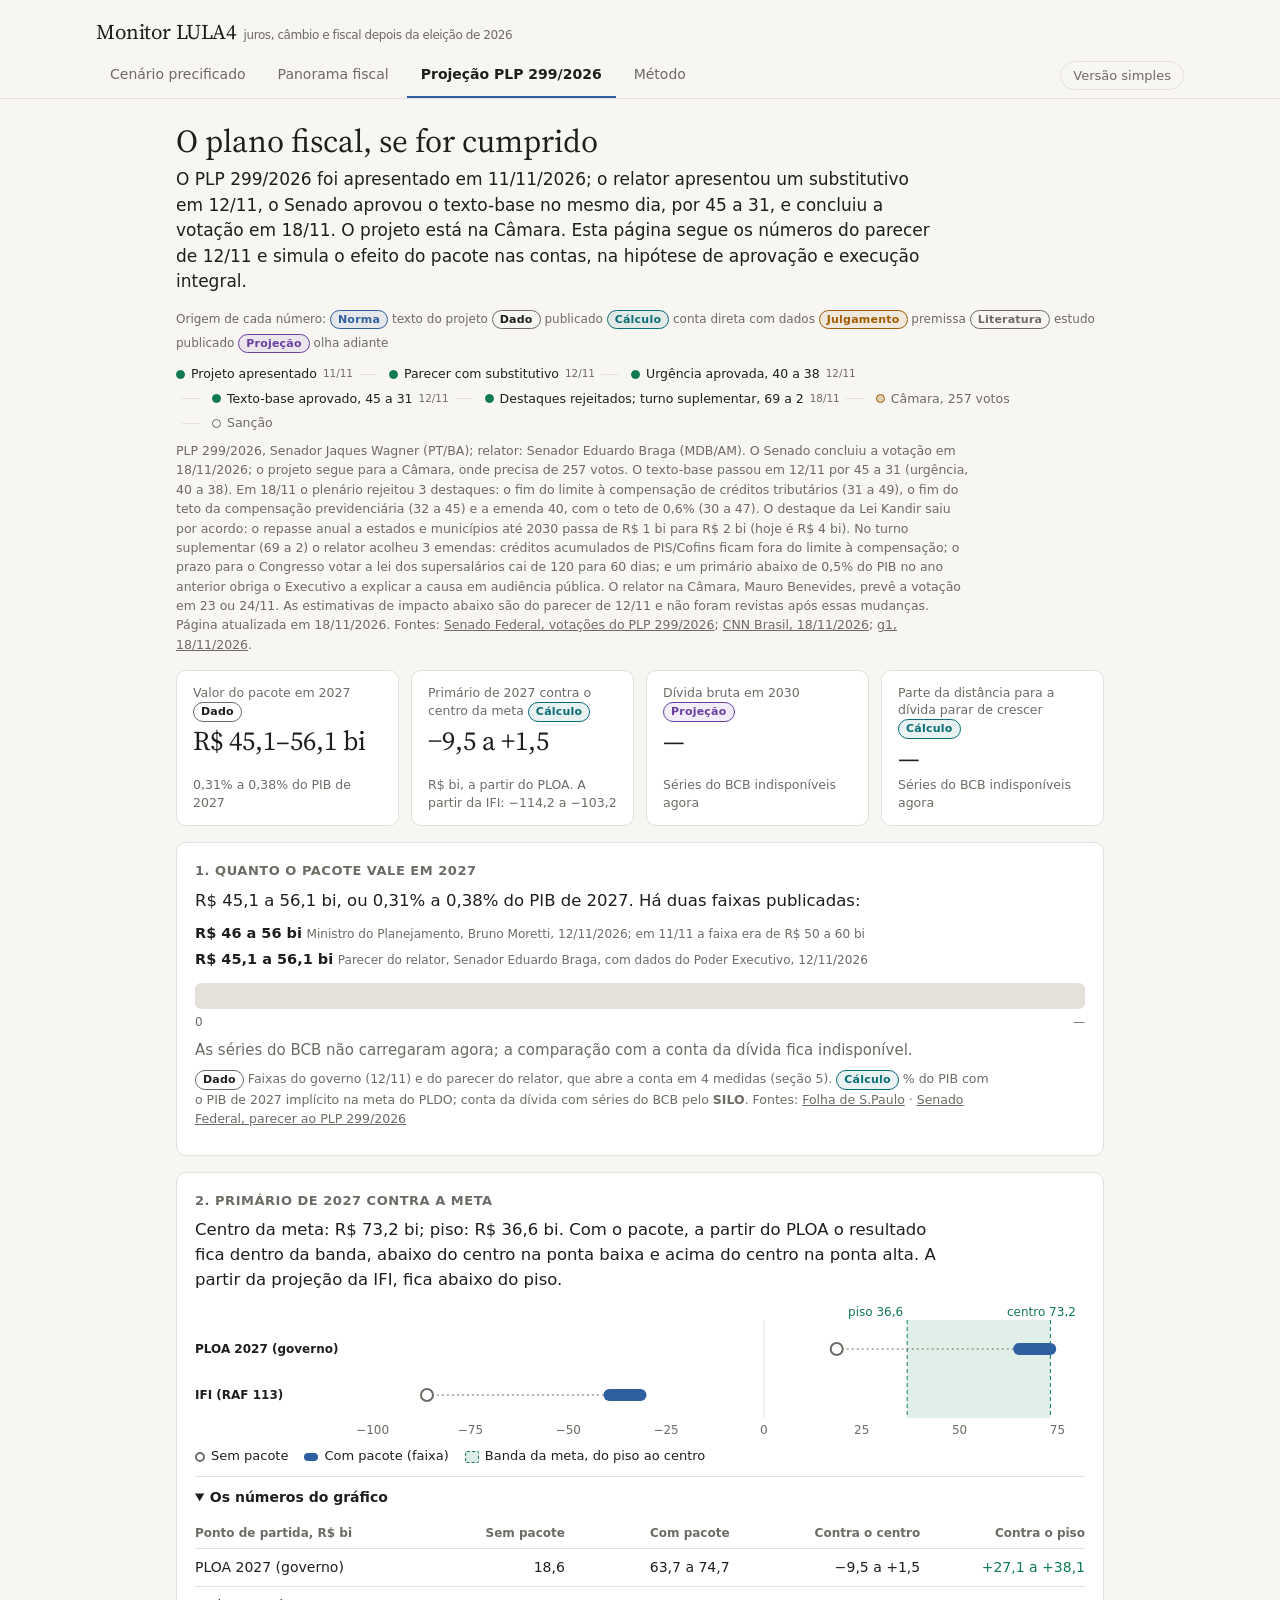
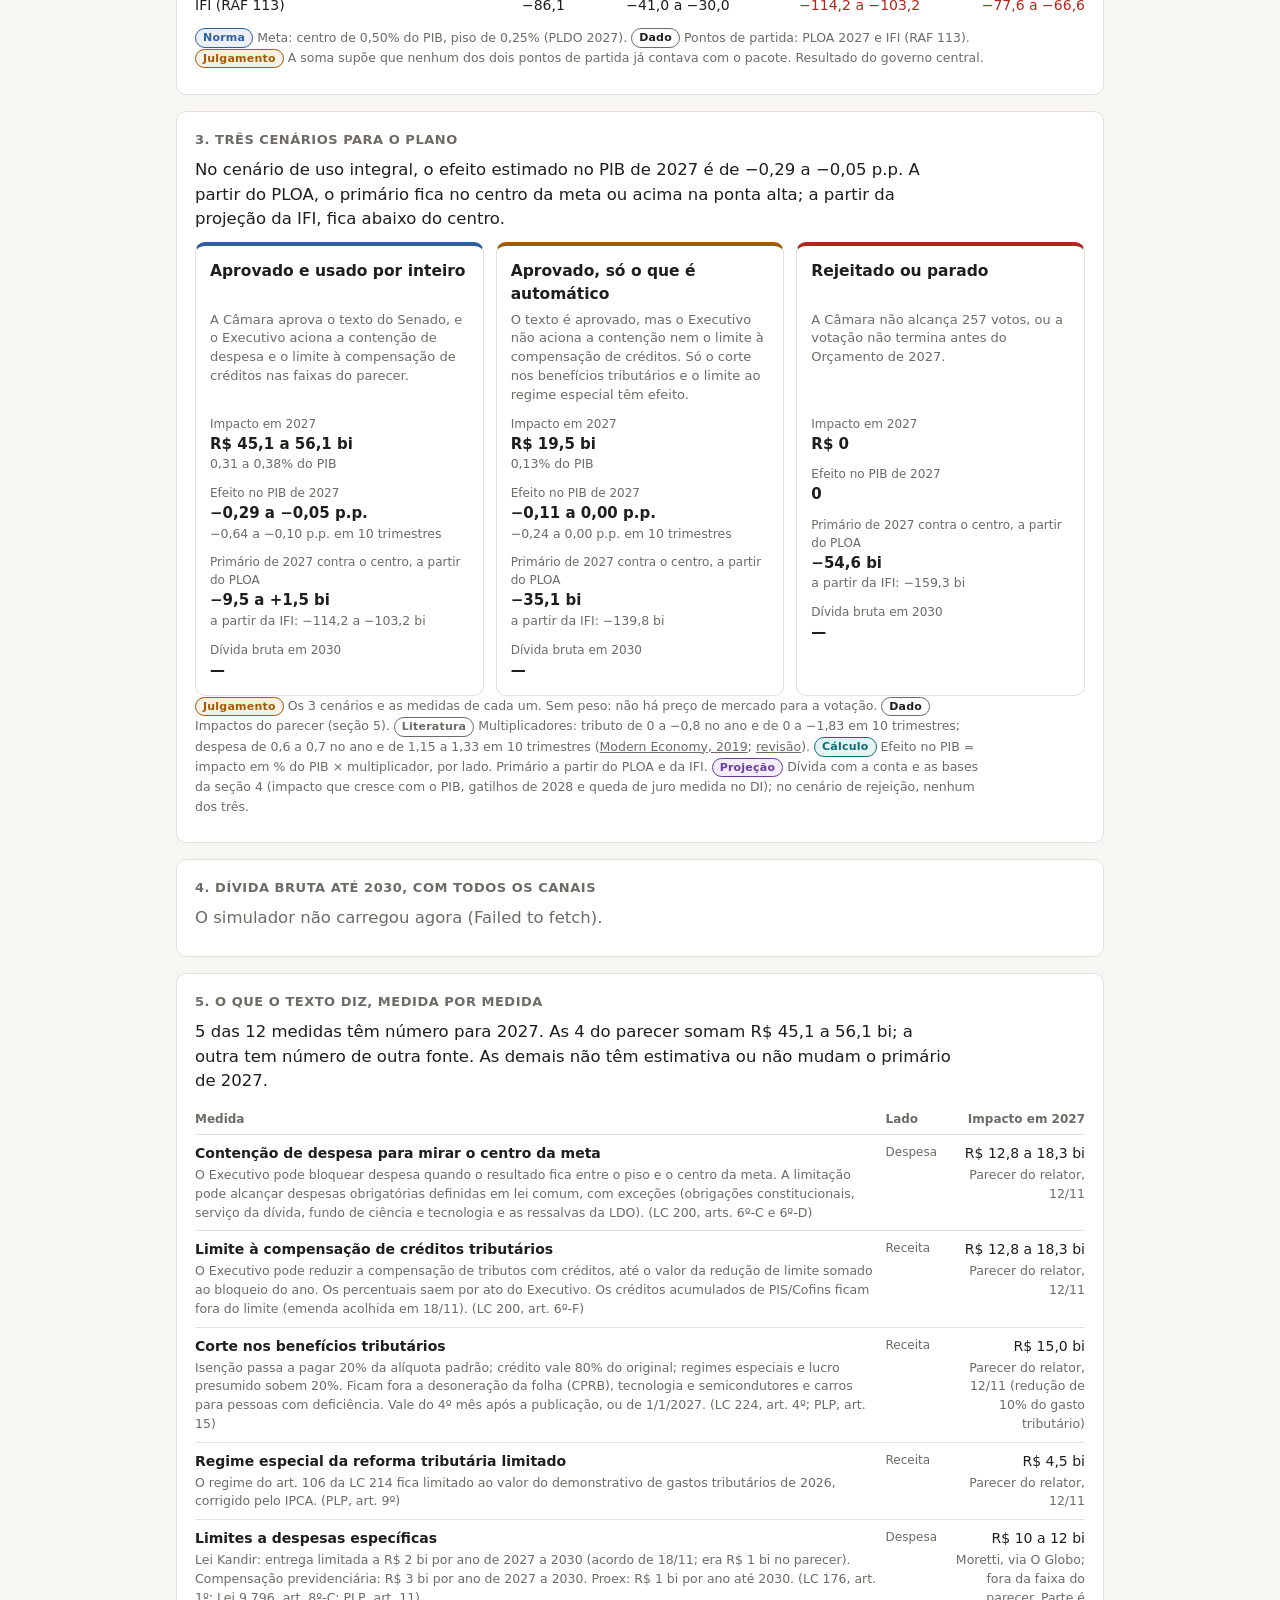
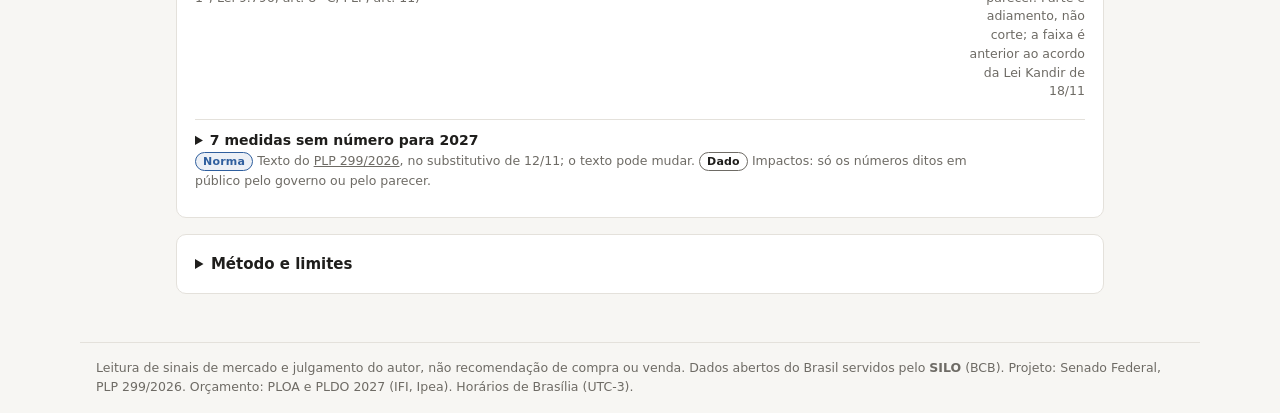
<file: plano.html>
<!doctype html><html lang="pt-BR"><head><meta charset="utf-8"><meta name="viewport" content="width=device-width,initial-scale=1">
<title>Projeção PLP 299/2026 · Monitor LULA4</title><meta name="robots" content="index,follow">
<meta name="description" content="O pacote fiscal de 11/11/2026 (PLP 299/2026): o que o texto diz, quanto vale em 2027 e o que ele faz com a dívida até 2030 se for cumprido.">
<meta property="og:title" content="Plano fiscal: quanto vale e o que muda na dívida">
<meta property="og:description" content="Simulação do PLP 299/2026 se cumprido: primário de 2027 contra a meta e dívida bruta até 2030. Dados do BCB pelo SILO.">
<meta property="og:type" content="article">
<link rel="preconnect" href="https://fonts.googleapis.com"><link rel="stylesheet" href="https://fonts.googleapis.com/css2?family=Source+Serif+4:opsz,wght@8..60,400&display=swap">
<link rel="stylesheet" href="assets/style.css"><link rel="stylesheet" href="assets/leia.css">
<style>
.sp { max-width: 960px; margin: 0 auto; padding: 20px 16px 8px; }
.sp h1 { font-family: var(--font-anthropic-serif); font-weight: 400; font-size: 32px; line-height: 1.15; margin: 4px 0 8px; text-wrap: balance; }
.sp .lead { font-size: 17px; line-height: 1.5; margin: 0 0 12px; max-width: 70ch; }
.legend { font-size: 12px; color: var(--color-fg-muted); margin: 0 0 10px; line-height: 2; }
.steps { list-style: none; display: flex; flex-wrap: wrap; gap: 6px 0; padding: 0; margin: 0 0 16px; font-size: 12.5px; }
.steps li { display: flex; align-items: center; gap: 6px; color: var(--color-fg-muted); }
.steps li + li::before { content: ""; width: 18px; height: 1px; background: var(--color-border-line); margin: 0 6px; }
.steps li i { width: 9px; height: 9px; border-radius: 50%; border: 1.5px solid var(--color-fg-muted); flex: none; }
.steps li.done { color: var(--color-fg); }
.steps li.done i { background: var(--color-ok); border-color: var(--color-ok); }
.steps li.next i { border-color: var(--color-warn); background: color-mix(in srgb, var(--color-warn) 25%, transparent); }
.steps small { color: var(--color-fg-muted); }
.kpis { display: grid; grid-template-columns: repeat(4, minmax(0, 1fr)); gap: 12px; margin: 0 0 16px; }
.kpi { background: var(--color-panel); border: 1px solid var(--color-border-line); border-radius: var(--cds-radius); padding: 14px 16px; display: flex; flex-direction: column; gap: 4px; }
.kpi .k { font-size: 12.5px; color: var(--color-fg-muted); line-height: 1.35; }
.kpi .v { font-family: var(--font-anthropic-serif); font-size: 27px; line-height: 1.1; font-variant-numeric: tabular-nums; }
.kpi .s { font-size: 12.5px; color: var(--color-fg-muted); line-height: 1.4; margin-top: auto; }
.card { background: var(--color-panel); border: 1px solid var(--color-border-line); border-radius: var(--cds-radius); padding: 18px; margin: 0 0 16px; }
.card h2 { font-size: 13px; font-weight: 600; letter-spacing: .04em; text-transform: uppercase; color: var(--color-fg-muted); margin: 0 0 8px; }
.card .say { font-size: 16.5px; line-height: 1.5; margin: 0 0 10px; max-width: 72ch; }
.card p { margin: 0 0 8px; }
.src { font-size: 12.5px; color: var(--color-fg-muted); margin: 10px 0 0; max-width: 100ch; line-height: 1.55; }
.src a { color: inherit; }
.na { color: var(--color-fg-muted); }
.ok { color: var(--color-ok); } .bad { color: var(--color-bad); }
.ranges { list-style: none; padding: 0; margin: 4px 0 12px; display: grid; gap: 4px; font-size: 14.5px; }
.ranges b { font-variant-numeric: tabular-nums; }
.ranges small { color: var(--color-fg-muted); }
.cover { height: 26px; border-radius: 6px; background: var(--color-border-line); position: relative; overflow: hidden; margin: 6px 0 4px; }
.cover b { position: absolute; left: 0; top: 0; bottom: 0; background: var(--color-accent); opacity: .4; }
.cover b.hi { opacity: 1; }
.cover-ax { display: flex; justify-content: space-between; font-size: 12px; color: var(--color-fg-muted); gap: 10px; }
.figure svg { width: 100%; height: auto; display: block; overflow: visible; }
.figure text { font-size: 12px; fill: var(--color-fg-muted); font-family: var(--font-anthropic-sans); font-variant-numeric: tabular-nums; }
.figure .lbl { fill: var(--color-fg); font-weight: 600; }
.figure .ln { fill: none; stroke-width: 2.25; }
.key { display: flex; flex-wrap: wrap; gap: 4px 16px; font-size: 13px; margin: 6px 0 0; }
.key i { display: inline-block; width: 14px; height: 3px; border-radius: 2px; vertical-align: middle; margin-right: 6px; }
.key i.dot { width: 10px; height: 10px; border-radius: 50%; border: 2px solid var(--color-fg-muted); background: var(--color-panel); }
.key i.bar { height: 8px; border-radius: 4px; }
.key i.band { height: 12px; background: color-mix(in srgb, var(--color-ok) 14%, transparent); border: 1px dashed var(--color-ok); }
.scen { display: grid; grid-template-columns: repeat(3, minmax(0, 1fr)); gap: 12px; margin: 6px 0 0; }
.sc { border: 1px solid var(--color-border-line); border-radius: var(--cds-radius); padding: 14px; display: grid; grid-row: span 3; grid-template-rows: subgrid; gap: 0; border-top: 4px solid var(--c); }
.sc h3 { font-size: 15.5px; margin: 0 0 4px; }
.sc > p { font-size: 13px; color: var(--color-fg-muted); margin: 0 0 10px; line-height: 1.45; }
.sc dl { margin: 0; display: grid; gap: 10px; align-content: start; }
.sc dt { font-size: 12px; color: var(--color-fg-muted); }
.sc dd { margin: 0; font-size: 15px; font-variant-numeric: tabular-nums; font-weight: 600; }
.sc dd small { display: block; font-weight: 400; font-size: 12.5px; color: var(--color-fg-muted); }
.tbl { width: 100%; border-collapse: collapse; font-variant-numeric: tabular-nums; font-size: 14px; margin: 10px 0 4px; }
.tbl th { text-align: left; font-size: 12px; font-weight: 600; color: var(--color-fg-muted); padding: 6px 8px 6px 0; border-bottom: 1px solid var(--color-border-line); }
.tbl td { padding: 8px 8px 8px 0; border-bottom: 1px solid var(--color-border-line); vertical-align: top; }
.tbl td.num, .tbl th.num { text-align: right; white-space: nowrap; padding-right: 0; padding-left: 10px; }
.tbl td small { display: block; color: var(--color-fg-muted); font-size: 12.5px; margin-top: 2px; }
.tbl tr:last-child td { border-bottom: 0; }
.tbl .sw { display: inline-block; width: 10px; height: 3px; border-radius: 2px; vertical-align: middle; margin-right: 6px; }
#m-tbl td.num { width: 1%; }
#m-tbl td.num small { white-space: normal; min-width: 130px; }
.side { font-size: 12px; color: var(--color-fg-muted); white-space: nowrap; }
details.more { margin-top: 10px; border-top: 1px solid var(--color-border-line); padding-top: 10px; }
details.more summary { cursor: pointer; font-size: 14px; font-weight: 600; }
details.card summary { cursor: pointer; }
details.card[open] summary { margin-bottom: 8px; }
details.card p { max-width: 80ch; }
@media (max-width: 860px) {
  .kpis { grid-template-columns: repeat(2, minmax(0, 1fr)); }
  .scen { grid-template-columns: minmax(0, 1fr); }
  .sc { grid-row: auto; grid-template-rows: none; }
  .sc dl { grid-template-columns: repeat(2, minmax(0, 1fr)); gap: 10px 14px; }
}
@media (max-width: 560px) {
  .sp h1 { font-size: 27px; }
  .steps { gap: 4px 14px; }
  .steps li + li::before { display: none; }
  .kpi { padding: 12px; } .kpi .v { font-size: 22px; }
  .card { padding: 14px; }
  .tbl { font-size: 13px; }
  .tbl.stack thead { display: none; }
  .tbl.stack tr { display: block; padding: 8px 0; border-bottom: 1px solid var(--color-border-line); }
  .tbl.stack tr:last-child { border-bottom: 0; }
  .tbl.stack td { display: block; border: 0; padding: 2px 0; text-align: left !important; white-space: normal !important; width: auto !important; }
  .tbl.stack td[data-l]::before { content: attr(data-l) ": "; color: var(--color-fg-muted); font-size: 12.5px; }
  .tbl.stack td.num small { display: inline; margin-left: 4px; }
  .tbl.stack td.num small::before { content: "· "; }
  .tbl.tight td:first-child { font-size: 12.5px; }
}
</style></head><body>
<header class="site-head"><div class="in"><p class="site-title">Monitor LULA4<small>juros, câmbio e fiscal depois da eleição de 2026</small></p><nav class="tabs" aria-label="Páginas"><a href="index.html"><span class="vs-long">Cenário precificado</span><span class="vs-short">Cenário</span></a><a href="dominancia.html"><span class="vs-long">Panorama fiscal</span><span class="vs-short">Fiscal</span></a><a href="plano.html" aria-current="page"><span class="vs-long">Projeção PLP 299/2026</span><span class="vs-short">PLP 299</span></a><a href="metodo.html">Método</a><a href="simples.html" class="tab-simple" aria-label="Versão simples"><span class="vs-long">Versão simples</span><span class="vs-short">Simples</span></a></nav></div></header>
<main class="sp">
  <h1>O plano fiscal, se for cumprido</h1>
  <p class="lead" id="lead">O PLP 299/2026 foi apresentado em 11/11/2026; o relator apresentou um substitutivo em 12/11, o Senado aprovou o texto-base no mesmo dia, por 45 a 31, e concluiu a votação em 18/11. O projeto está na Câmara. Esta página segue os números do parecer de 12/11 e simula o efeito do pacote nas contas, na hipótese de aprovação e execução integral.</p>
  <p class="legend">Origem de cada número: <span class="tag tag-norma">Norma</span> texto do projeto <span class="tag tag-dado">Dado</span> publicado <span class="tag tag-calc">Cálculo</span> conta direta com dados <span class="tag tag-jul">Julgamento</span> premissa <span class="tag tag-lit">Literatura</span> estudo publicado <span class="tag tag-sim">Projeção</span> olha adiante</p>
  <ol class="steps" id="steps" aria-label="Tramitação"></ol>
  <p class="src" id="status" style="margin:-8px 0 16px">—</p>

  <section class="kpis" id="kpis" aria-label="Resumo">
    <div class="kpi"><span class="k">Valor do pacote em 2027 <span class="tag tag-dado">Dado</span></span><span class="v" id="k-val">—</span><span class="s" id="k-val-s">—</span></div>
    <div class="kpi"><span class="k">Primário de 2027 contra o centro da meta <span class="tag tag-calc">Cálculo</span></span><span class="v" id="k-pri">—</span><span class="s" id="k-pri-s">—</span></div>
    <div class="kpi"><span class="k">Dívida bruta em 2030 <span class="tag tag-sim">Projeção</span></span><span class="v" id="k-div">—</span><span class="s" id="k-div-s">—</span></div>
    <div class="kpi"><span class="k">Parte da distância para a dívida parar de crescer <span class="tag tag-calc">Cálculo</span></span><span class="v" id="k-cob">—</span><span class="s" id="k-cob-s">—</span></div>
  </section>

  <section class="card" id="c-vale">
    <h2>1. Quanto o pacote vale em 2027</h2>
    <p class="say" id="v-say">—</p>
    <ul class="ranges" id="v-ranges"></ul>
    <div class="cover" id="v-cover" role="img" aria-label="Parte da distância coberta pelo pacote"></div>
    <div class="cover-ax"><span>0</span><span id="v-ax">—</span></div>
    <p id="v-cov" style="margin-top:8px">—</p>
    <p class="src"><span class="tag tag-dado">Dado</span> Faixas do governo (12/11) e do parecer do relator, que abre a conta em 4 medidas (seção 5). <span class="tag tag-calc">Cálculo</span> % do PIB com o PIB de 2027 implícito na meta do PLDO; conta da dívida com séries do BCB pelo <b>SILO</b>. <span id="v-src"></span></p>
  </section>

  <section class="card" id="c-meta">
    <h2>2. Primário de 2027 contra a meta</h2>
    <p class="say" id="p-say">—</p>
    <div class="figure" id="p-fig"></div>
    <div class="key"><span><i class="dot"></i>Sem pacote</span><span><i class="bar" style="background:var(--color-accent)"></i>Com pacote (faixa)</span><span><i class="band"></i>Banda da meta, do piso ao centro</span></div>
    <details class="more" id="p-more"><summary>Os números do gráfico</summary>
    <table class="tbl stack tight" id="p-tbl"><thead><tr><th>Ponto de partida, R$ bi</th><th class="num">Sem pacote</th><th class="num">Com pacote</th><th class="num">Contra o centro</th><th class="num">Contra o piso</th></tr></thead><tbody></tbody></table>
    </details>
    <p class="src"><span class="tag tag-norma">Norma</span> Meta: centro de 0,50% do PIB, piso de 0,25% (PLDO 2027). <span class="tag tag-dado">Dado</span> Pontos de partida: PLOA 2027 e IFI (RAF 113). <span class="tag tag-jul">Julgamento</span> A soma supõe que nenhum dos dois pontos de partida já contava com o pacote. Resultado do governo central.</p>
  </section>

  <section class="card" id="c-cen">
    <h2>3. Três cenários para o plano</h2>
    <p class="say" id="c-say">—</p>
    <div class="scen" id="c-grid"></div>
    <p class="src"><span class="tag tag-jul">Julgamento</span> Os 3 cenários e as medidas de cada um. Sem peso: não há preço de mercado para a votação. <span class="tag tag-dado">Dado</span> Impactos do parecer (seção 5). <span class="tag tag-lit">Literatura</span> Multiplicadores: tributo de 0 a −0,8 no ano e de 0 a −1,83 em 10 trimestres; despesa de 0,6 a 0,7 no ano e de 1,15 a 1,33 em 10 trimestres (<a id="c-mult" href="#">—</a>; <a id="c-rev" href="#">revisão</a>). <span class="tag tag-calc">Cálculo</span> Efeito no PIB = impacto em % do PIB × multiplicador, por lado. Primário a partir do PLOA e da IFI. <span class="tag tag-sim">Projeção</span> Dívida com a conta e as bases da seção 4 (impacto que cresce com o PIB, gatilhos de 2028 e queda de juro medida no DI); no cenário de rejeição, nenhum dos três.</p>
  </section>

  <section class="card" id="c-divida">
    <h2>4. Dívida bruta até 2030, com todos os canais</h2>
    <div class="fs" data-sim></div>
  </section>

  <section class="card" id="c-medidas">
    <h2>5. O que o texto diz, medida por medida</h2>
    <p class="say" id="m-say">—</p>
    <table class="tbl stack" id="m-tbl"><thead><tr><th>Medida</th><th>Lado</th><th class="num">Impacto em 2027</th></tr></thead><tbody></tbody></table>
    <details class="more"><summary id="m-more">—</summary>
      <table class="tbl stack" id="m-tbl2"><thead><tr><th>Medida</th><th>Lado</th><th class="num">Efeito</th></tr></thead><tbody></tbody></table>
    </details>
    <p class="src"><span class="tag tag-norma">Norma</span> Texto do <a id="m-link" href="#">PLP 299/2026</a>, no substitutivo de 12/11; o texto pode mudar. <span class="tag tag-dado">Dado</span> Impactos: só os números ditos em público pelo governo ou pelo parecer.</p>
  </section>

  <details class="card"><summary><b>Método e limites</b></summary>
    <p>A conta da dívida é a mesma da aba Panorama fiscal: r = juros nominais em 12 meses ÷ dívida bruta média; g = PIB nominal de 12 meses contra 12 meses antes. Os juros do BCB seguem o conceito da dívida líquida, então r é uma aproximação.</p>
    <p>O primário de partida da trajetória é o resultado do setor público consolidado em 12 meses, em % do PIB. O pacote atua no governo central; a simulação soma os dois.</p>
    <p>O último dado da dívida é tratado como o nível do fim de 2026. Cada passo é de 1 ano. r e g ficam fixos; uma queda de juro só entra pelo terceiro controle. A queda medida no DI vale para toda a trajetória; ela é pequena e está dentro do ruído de um dia de pregão. A parte da dívida que muda de taxa em 1 ano supõe que os vencimentos de 12 meses se distribuem por igual entre os títulos.</p>
    <p>O pacote depende de aprovação no Senado e na Câmara. O teto de 2,0% e o bloqueio dentro da banda só valem nos anos em que o governo aciona o contingenciamento. A dedução do diesel muda a meta de 2026, não a despesa.</p>
    <p>O efeito no PIB usa multiplicadores médios da literatura brasileira, não estimados para estas medidas. O corte atinge regimes específicos, não o consumo em geral, então o multiplicador médio pode exagerar o efeito. Um prêmio de risco menor pode compensar parte dele; esse canal não entra na conta. O efeito no PIB não volta para a trajetória da dívida. A simulação não estima efeito sobre câmbio ou inflação.</p>
  </details>
</main>

<footer class="site-foot">Leitura de sinais de mercado e julgamento do autor, não recomendação de compra ou venda. Dados abertos do Brasil servidos pelo <b>SILO</b> (BCB). Projeto: Senado Federal, PLP 299/2026. Orçamento: PLOA e PLDO 2027 (IFI, Ipea). Horários de Brasília (UTC-3).</footer>
<script>(function () {
const SILO = "https://zcjbtpxuhdekpwcxmepn.supabase.co/rest/v1/rpc/";
const HDR = { apikey: "sb_publishable__yfFQsykAglrvc9GS6_PYw_B24ex437", "Accept-Profile": "api", "Content-Profile": "api", "Content-Type": "application/json" };
const nf = (d) => new Intl.NumberFormat("pt-BR", { minimumFractionDigits: d, maximumFractionDigits: d });
const bi = (v) => (v < 0 ? "− " : "") + "R$ " + nf(1).format(Math.abs(v)) + " bi";
const sg2 = (v) => (v < 0 ? "−" : "") + nf(2).format(Math.abs(v));
const s1 = (v) => (v >= 0 ? "+" : "−") + nf(1).format(Math.abs(v));
const n1 = (v) => (v < 0 ? "−" : "") + nf(1).format(Math.abs(v));
const s2 = (v) => (Math.abs(v) < 0.005 ? "" : v > 0 ? "+" : "−") + nf(2).format(Math.abs(v));
const fx = (a, b, fmt) => a === b ? fmt(a) : `${fmt(a)} a ${fmt(b)}`;
const $ = (id) => document.getElementById(id);
const el = (tag, cls, txt) => { const e = document.createElement(tag); if (cls) e.className = cls; if (txt !== undefined) e.textContent = txt; return e; };
const dmy = (iso) => iso.split("-").reverse().join("/");
const monthName = (m) => { const [y, mo] = m.split("-"); return ["jan", "fev", "mar", "abr", "mai", "jun", "jul", "ago", "set", "out", "nov", "dez"][Number(mo) - 1] + "/" + y; };
const rpc = (tool, args) => fetch(SILO + tool, { method: "POST", headers: HDR, body: JSON.stringify(args) }).then((r) => { if (!r.ok) throw new Error("SILO " + r.status); return r.json(); });
const file = (u) => fetch(u, { cache: "no-cache" }).then((r) => { if (!r.ok) throw new Error(u + " " + r.status); return r.json(); });
const series = (s) => rpc("macro_series", { p_series: s, p_from: "2023-01-01" }).then((rows) => new Map(rows.filter((r) => r.value !== null).map((r) => [r.reference_date.slice(0, 7), Number(r.value)])));
function back(m, k) { const [y, mo] = m.split("-").map(Number); const t = y * 12 + mo - 1 - k; return `${Math.floor(t / 12)}-${String(t % 12 + 1).padStart(2, "0")}`; }
// The same debt arithmetic as the Fiscal page.
function debtNow(D, P, N, Y) {
  const gdp12 = (m) => { let s = 0; for (let k = 0; k < 12; k++) { const v = Y.get(back(m, k)); if (v === undefined) return null; s += v; } return s; };
  const months = [...D.keys()].filter((m) => P.has(m) && N.has(m) && D.has(back(m, 12)) && gdp12(m) && gdp12(back(m, 12))).sort();
  if (!months.length) return null;
  const m = months[months.length - 1];
  const d = D.get(m), d0 = D.get(back(m, 12)), p = P.get(m), n = N.get(m);
  const r = (n - p) / ((d + d0) / 2) * 100;
  const g = (gdp12(m) / gdp12(back(m, 12)) - 1) * 100;
  return { month: m, d, r, g, primary: -p, stab: d * (r - g) / (100 + g) };
}
function fail(id, msg) { const e = $(id); if (e) { e.textContent = msg; e.classList.add("na"); } }
const td = (txt, cls, label) => { const c = el("td", cls || "", txt); if (label) c.dataset.l = label; return c; };
const kpi = (id, v, s) => { $(id).textContent = v; $(id + "-s").textContent = s; };
const NS = "http://www.w3.org/2000/svg";
function svg(W, H, label) {
  const s = document.createElementNS(NS, "svg"); s.setAttribute("viewBox", `0 0 ${W} ${H}`); s.setAttribute("role", "img"); s.setAttribute("aria-label", label);
  s.add = (tag, at, txt) => { const e = document.createElementNS(NS, tag); Object.entries(at).forEach(([k, v]) => e.setAttribute(k, v)); if (txt !== undefined) e.textContent = txt; s.append(e); return e; };
  return s;
}
const COL = { base: "var(--color-bad)", plano: "var(--color-accent)", comp: "var(--color-ok)", meio: "var(--color-warn)" };

// R$ bi with a decimal only when the source has one (45,1 stays 45,1; 50 stays 50).
const nb = (v) => nf(Number.isInteger(v) ? 0 : 1).format(v);
const hasNum = (m) => m.impacto_2027_bi != null || m.impacto_min_bi != null;

function renderMeasures(P) {
  $("status").textContent = `${P.projeto.nome}, ${P.projeto.autor}; relator: ${P.projeto.relator}. ${P.projeto.status} Página atualizada em ${dmy(P.atualizado_em)}.`;
  (P.projeto.status_fontes || []).forEach((f, i) => { const a = el("a", "", f.fonte); a.href = f.url; $("status").append(i ? "; " : " Fontes: ", a); if (i === P.projeto.status_fontes.length - 1) $("status").append("."); });
  const T = P.tramitacao || [], nx = T.findIndex((t) => !t.feito);
  $("steps").replaceChildren(...T.map((t, i) => { const li = el("li", t.feito ? "done" : i === nx ? "next" : ""); li.append(el("i"), document.createTextNode(t.etapa)); if (t.data) li.append(el("small", "", dmy(t.data).slice(0, 5))); return li; }));
  $("m-link").href = P.projeto.url;
  const row = (m) => {
    const tr = el("tr");
    const a = td(""); a.append(el("b", "", m.medida), el("small", "", m.texto + " (" + m.artigo + ")"));
    const v = m.impacto_2027_bi != null ? bi(m.impacto_2027_bi) : m.impacto_min_bi != null ? `R$ ${nb(m.impacto_min_bi)} a ${nb(m.impacto_max_bi)} bi` : "";
    const c = td("", "num", hasNum(m) ? "Impacto em 2027" : "Efeito"); if (v) c.append(document.createTextNode(v)); c.append(el("small", "", m.impacto_fonte));
    tr.append(a, td(m.lado, "side", "Lado"), c);
    return tr;
  };
  const W = P.medidas.filter(hasNum), O = P.medidas.filter((m) => !hasNum(m));
  $("m-tbl").tBodies[0].replaceChildren(...W.map(row));
  $("m-tbl2").tBodies[0].replaceChildren(...O.map(row));
  const top = P.cenarios[0].medidas.map((id) => P.medidas.find((m) => m.id === id));
  const lo = top.reduce((s, m) => s + (m.impacto_2027_bi ?? m.impacto_min_bi), 0), hi = top.reduce((s, m) => s + (m.impacto_2027_bi ?? m.impacto_max_bi), 0);
  $("m-say").textContent = `${W.length} das ${P.medidas.length} medidas têm número para 2027. As ${top.length} do parecer somam R$ ${nb(Math.round(lo * 10) / 10)} a ${nb(Math.round(hi * 10) / 10)} bi; ${W.length - top.length === 1 ? "a outra tem" : "as outras " + (W.length - top.length) + " têm"} número de outra fonte. As demais não têm estimativa ou não mudam o primário de 2027.`;
  $("m-more").textContent = `${O.length} medidas sem número para 2027`;
}

function renderValue(P, B, f) {
  const pib = B.meta_centro.valor_bi / (B.meta_centro.pct_pib / 100);
  const lo = Math.min(...P.impacto_2027.map((x) => x.min_bi)), hi = Math.max(...P.impacto_2027.map((x) => x.max_bi));
  const pc = (v) => v / pib * 100;
  kpi("k-val", `R$ ${nb(lo)}–${nb(hi)} bi`, `${nf(2).format(pc(lo))}% a ${nf(2).format(pc(hi))}% do PIB de 2027`);
  $("v-say").textContent = `R$ ${nb(lo)} a ${nb(hi)} bi, ou ${nf(2).format(pc(lo))}% a ${nf(2).format(pc(hi))}% do PIB de 2027. Há duas faixas publicadas:`;
  $("v-ranges").replaceChildren(...P.impacto_2027.map((x) => { const li = el("li"); li.append(el("b", "", `R$ ${nb(x.min_bi)} a ${nb(x.max_bi)} bi`), document.createTextNode(" "), el("small", "", x.quem)); return li; }));
  $("v-src").replaceChildren(...P.impacto_2027.flatMap((x, i) => { const a = el("a", "", x.fonte); a.href = x.url; return [document.createTextNode(i ? " · " : "Fontes: "), a]; }));
  if (!f) { fail("v-cov", "As séries do BCB não carregaram agora; a comparação com a conta da dívida fica indisponível."); kpi("k-cob", "—", "Séries do BCB indisponíveis agora"); return { pib, lo, hi }; }
  const gap = f.stab - f.primary;                       // p.p. of GDP still missing to stabilise the debt
  const share = (v) => Math.max(0, Math.min(100, pc(v) / gap * 100));
  const c = $("v-cover"); c.replaceChildren();
  const b1 = el("b", "hi"); b1.style.width = share(lo) + "%"; const b2 = el("b"); b2.style.width = share(hi) + "%"; c.append(b2, b1);
  $("v-ax").textContent = gap > 0 ? `${bi(gap / 100 * pib)}: distância até o primário que estabiliza a dívida` : "";
  $("v-cov").textContent = gap > 0
    ? `Para a dívida parar de crescer, o primário precisa ser de ${nf(1).format(f.stab)}% do PIB; hoje é de ${sg2(f.primary)}% (${monthName(f.month)}). A distância é de ${nf(1).format(gap)} p.p., ou ${bi(gap / 100 * pib)}. O pacote cobre de ${nf(0).format(share(lo))}% a ${nf(0).format(share(hi))}% dessa distância.`
    : `Com os dados de ${monthName(f.month)}, o primário atual já estabiliza a dívida.`;
  if (gap > 0) kpi("k-cob", `${nf(0).format(share(lo))}% a ${nf(0).format(share(hi))}%`, `de ${nf(1).format(gap)} p.p. do PIB (${bi(gap / 100 * pib)}), com dados de ${monthName(f.month)}`);
  else kpi("k-cob", "100%", `O primário de ${monthName(f.month)} já estabiliza a dívida`);
  return { pib, lo, hi };
}

function renderTarget(B, V) {
  const centro = B.meta_centro.valor_bi, piso = B.meta_piso.valor_bi;
  const bases = [["PLOA 2027 (governo)", B.primario_ploa.valor_bi], ["IFI (RAF 113)", B.primario_ifi.valor_bi]];
  const cell = (lo, hi, ref, label) => td(`${s1(lo - ref)} a ${s1(hi - ref)}`, "num " + (lo - ref >= 0 ? "ok" : hi - ref < 0 ? "bad" : ""), label);
  $("p-tbl").tBodies[0].replaceChildren(...bases.map(([n, v]) => {
    const tr = el("tr"); const lo = v + V.lo, hi = v + V.hi;
    tr.append(td(n), td(n1(v), "num", "Sem pacote"), td(`${n1(lo)} a ${n1(hi)}`, "num", "Com pacote"), cell(lo, hi, centro, "Contra o centro"), cell(lo, hi, piso, "Contra o piso"));
    return tr;
  }));
  const pl = B.primario_ploa.valor_bi, ifi = B.primario_ifi.valor_bi;
  const pos = (v) => v >= centro ? "acima do centro" : v >= piso ? "dentro da banda, abaixo do centro" : "abaixo do piso";
  const where = (lo, hi) => pos(lo) === pos(hi) ? pos(lo) : `${pos(lo)} na ponta baixa e ${pos(hi)} na ponta alta`;
  $("p-say").textContent = `Centro da meta: ${bi(centro)}; piso: ${bi(piso)}. Com o pacote, a partir do PLOA o resultado fica ${where(pl + V.lo, pl + V.hi)}. A partir da projeção da IFI, fica ${where(ifi + V.lo, ifi + V.hi)}.`;
  kpi("k-pri", `${s1(pl + V.lo - centro)} a ${s1(pl + V.hi - centro)}`, `R$ bi, a partir do PLOA. A partir da IFI: ${s1(ifi + V.lo - centro)} a ${s1(ifi + V.hi - centro)}`);
  // Number line: hollow dot = without the package, bar = with it, shaded band = floor to centre of the target.
  function draw() {
    const all = bases.flatMap(([, v]) => [v, v + V.hi]).concat([piso, centro, 0]);
    const step = 25, lo = Math.floor(Math.min(...all) / step) * step - 5, hi = Math.ceil(Math.max(...all) / step) * step + 5;
    const W = Math.max(300, Math.min(900, $("p-fig").clientWidth || 700)), narrow = W < 520, lab = narrow ? 0 : 150, rowH = narrow ? 58 : 46, top = 24, H = top + bases.length * rowH + 22;
    const x = (v) => lab + 8 + (v - lo) * (W - lab - 16) / (hi - lo);
    const s = svg(W, H, "Primário de 2027 em R$ bilhões, sem e com o pacote, contra o piso e o centro da meta");
    s.add("rect", { x: x(piso), y: top - 6, width: x(centro) - x(piso), height: H - top - 16, fill: "color-mix(in srgb, var(--color-ok) 12%, transparent)" });
    [[piso, "piso " + nf(1).format(piso)], [centro, "centro " + nf(1).format(centro)]].forEach(([v, t], i) => {
      s.add("line", { x1: x(v), x2: x(v), y1: top - 6, y2: H - 22, stroke: "var(--color-ok)", "stroke-dasharray": "4 3" });
      s.add("text", { x: i ? Math.min(W - 78, x(v) + 4) : x(v) - 4, y: top - 10, "text-anchor": i ? "start" : "end", style: "fill:var(--color-ok)" }, t);
    });
    s.add("line", { x1: x(0), x2: x(0), y1: top - 6, y2: H - 22, stroke: "var(--color-border-line)" });
    for (let v = Math.ceil(lo / step) * step; v <= hi; v += step) s.add("text", { x: x(v), y: H - 6, "text-anchor": "middle" }, n1(v).replace(",0", ""));
    bases.forEach(([n, v], i) => {
      const yc = top + i * rowH + (narrow ? 34 : rowH / 2);
      if (narrow) s.add("text", { x: 0, y: yc - 16, class: "lbl" }, n); else s.add("text", { x: 0, y: yc + 4, class: "lbl" }, n);
      s.add("line", { x1: x(v), x2: x(v + V.lo), y1: yc, y2: yc, stroke: "var(--color-fg-muted)", "stroke-dasharray": "2 3" });
      s.add("rect", { x: x(v + V.lo), y: yc - 6, width: Math.max(2, x(v + V.hi) - x(v + V.lo)), height: 12, rx: 6, fill: COL.plano });
      s.add("circle", { cx: x(v), cy: yc, r: 6, fill: "var(--color-panel)", stroke: "var(--color-fg-muted)", "stroke-width": 2 });
    });
    $("p-fig").replaceChildren(s);
  }
  addEventListener("resize", draw); draw();
  if (innerWidth > 560) $("p-more").open = true;
}

function renderScenarios(P, B, f, V, Z) {
  const M = Object.fromEntries(P.medidas.map((m) => [m.id, m]));
  const range = (m) => m.impacto_2027_bi != null ? [m.impacto_2027_bi, m.impacto_2027_bi] : [m.impacto_min_bi, m.impacto_max_bi];
  const X = P.multiplicadores, pc = (v) => v / V.pib * 100;
  const centro = B.meta_centro.valor_bi, ploa = B.primario_ploa.valor_bi, ifi = B.primario_ifi.valor_bi;
  const pibY = (k) => V.pib * Math.pow(1 + f.g / 100, k);
  const debt30 = (imp, on) => path(f.d, f.r - (on ? Z.rMkt : 0), f.g, [0, 1, 2, 3].map((k) => f.primary + (on ? imp / V.pib * 100 + (k ? Z.gat / pibY(k) * 100 : 0) : 0)))[4];
  const rows = P.cenarios.map((c) => {
    const t = { Receita: [0, 0], Despesa: [0, 0] };
    c.medidas.forEach((id) => { const m = M[id], [a, b] = range(m); t[m.lado][0] += a; t[m.lado][1] += b; });
    const lo = t.Receita[0] + t.Despesa[0], hi = t.Receita[1] + t.Despesa[1];
    // A cut in spending and a rise in tax both lower GDP: tax multipliers are negative, spending ones positive.
    const eff = (k) => [pc(t.Receita[1]) * X.receita[k][1] - pc(t.Despesa[1]) * X.despesa[k][1], pc(t.Receita[0]) * X.receita[k][0] - pc(t.Despesa[0]) * X.despesa[k][0]];
    return { c, lo, hi, now: eff("impacto"), acc: eff("acumulado"), d30: f ? [debt30(hi, hi > 0), debt30(lo, hi > 0)] : null };
  });
  const colors = [COL.plano, COL.meio, COL.base];
  $("c-grid").replaceChildren(...rows.map(({ c, lo, hi, now, acc, d30 }, i) => {
    const card = el("article", "sc"); card.style.setProperty("--c", colors[i % 3]);
    const dl = el("dl");
    const item = (k, v, small) => { const w = el("div"); const dd = el("dd", "", v); if (small) dd.append(el("small", "", small)); w.append(el("dt", "", k), dd); dl.append(w); };
    item("Impacto em 2027", hi ? `R$ ${fx(nb(lo), nb(hi), String)} bi` : "R$ 0", hi ? fx(nf(2).format(pc(lo)), nf(2).format(pc(hi)), String) + "% do PIB" : "");
    item("Efeito no PIB de 2027", hi ? `${fx(s2(now[0]), s2(now[1]), String)} p.p.` : "0", hi ? `${fx(s2(acc[0]), s2(acc[1]), String)} p.p. em ${X.horizonte_acumulado}` : "");
    item("Primário de 2027 contra o centro, a partir do PLOA", `${fx(s1(ploa + lo - centro), s1(ploa + hi - centro), String)} bi`, `a partir da IFI: ${fx(s1(ifi + lo - centro), s1(ifi + hi - centro), String)} bi`);
    item("Dívida bruta em 2030", d30 ? fx(nf(1).format(d30[0]), nf(1).format(d30[1]), String) + "% do PIB" : "—", "");
    card.append(el("h3", "", c.cenario), el("p", "", c.precisa), dl);
    return card;
  }));
  $("c-mult").textContent = X.fonte; $("c-mult").href = X.url; $("c-rev").href = X.revisao_url; $("c-rev").title = X.revisao;
  const top = rows[0];
  $("c-say").textContent = `No cenário de uso integral, o efeito estimado no PIB de 2027 é de ${s2(top.now[0])} a ${s2(top.now[1])} p.p. A partir do PLOA, o primário fica ${ploa + top.hi >= centro ? "no centro da meta ou acima na ponta alta" : "abaixo do centro"}; a partir da projeção da IFI, fica ${ifi + top.hi >= centro ? "no centro ou acima na ponta alta" : "abaixo do centro"}.`;
  if (f) { const last = rows[rows.length - 1]; kpi("k-div", `${fx(nf(1).format(top.d30[0]), nf(1).format(top.d30[1]), String)}%`, `do PIB com o pacote usado por inteiro e Selic e IPCA de hoje; ${nf(1).format(last.d30[0])}% sem ele. Com todos os canais: seção 4`); }
  else kpi("k-div", "—", "Séries do BCB indisponíveis agora");
}

// Bases of the two debt controls. rep = share of the debt whose rate changes within a year:
// floating (LFT) plus the fixed part that matures in 12 months, assumed spread evenly.
function bases(P, z) {
  const Z = { gat: P.premissas.gatilhos.valor_bi, rMkt: 0, rAnc: 0, rep: 0, lft: 0, venc: 0, dSelic: 0 };
  if (!z) return Z;
  const [lft, rol, sc] = z, last = (a) => a[a.length - 1];
  Z.lft = last(lft).floating_share_dpf; Z.venc = last(rol).vincendo_12m_pct;
  Z.rep = Z.lft / 100 + Z.venc / 100 * (1 - Z.lft / 100);
  Z.rMkt = Math.max(0, -P.premissas.di_reacao.bp / 100 * Z.rep);
  const s = Object.fromEntries(sc.map((r) => [r.id, r]));
  Z.dSelic = s.deriva.selic_end2027 - s.ancora.selic_end2027; Z.rAnc = Z.dSelic * Z.rep;
  return Z;
}
function path(d0, r, g, prim) { const out = [d0]; let d = d0; for (const p of prim) { d = d * (1 + r / 100) / (1 + g / 100) - p; out.push(d); } return out; }

Promise.allSettled([file("data/plano/medidas.json"), file("data/dominancia/budget.json"),
  Promise.all(["lft", "rolagem", "scenarios"].map((n) => file(`data/dominancia/${n}.json`))),
  Promise.all(["DBGG_PIB", "NFSP_PRIMARIO_12M", "NFSP_NOMINAL_12M", "PIB"].map(series))]).then(([p, b, z, s]) => {
  if (p.status !== "fulfilled") { ["status", "v-say", "p-say"].forEach((id) => fail(id, "O arquivo do plano não carregou agora.")); return; }
  const P = p.value; renderMeasures(P);
  if (b.status !== "fulfilled") { ["v-say", "p-say"].forEach((id) => fail(id, "O arquivo do Orçamento não carregou agora.")); return; }
  const B = Object.fromEntries(b.value.map((r) => [r.id, r]));
  const f = s.status === "fulfilled" ? debtNow(...s.value) : null;
  const V = renderValue(P, B, f);
  renderTarget(B, V);
  const Z = bases(P, z.status === "fulfilled" ? z.value : null);
  renderScenarios(P, B, f, V, Z);
});
})();</script>
<script src="assets/sim.js" defer></script>
</body></html>
</file>
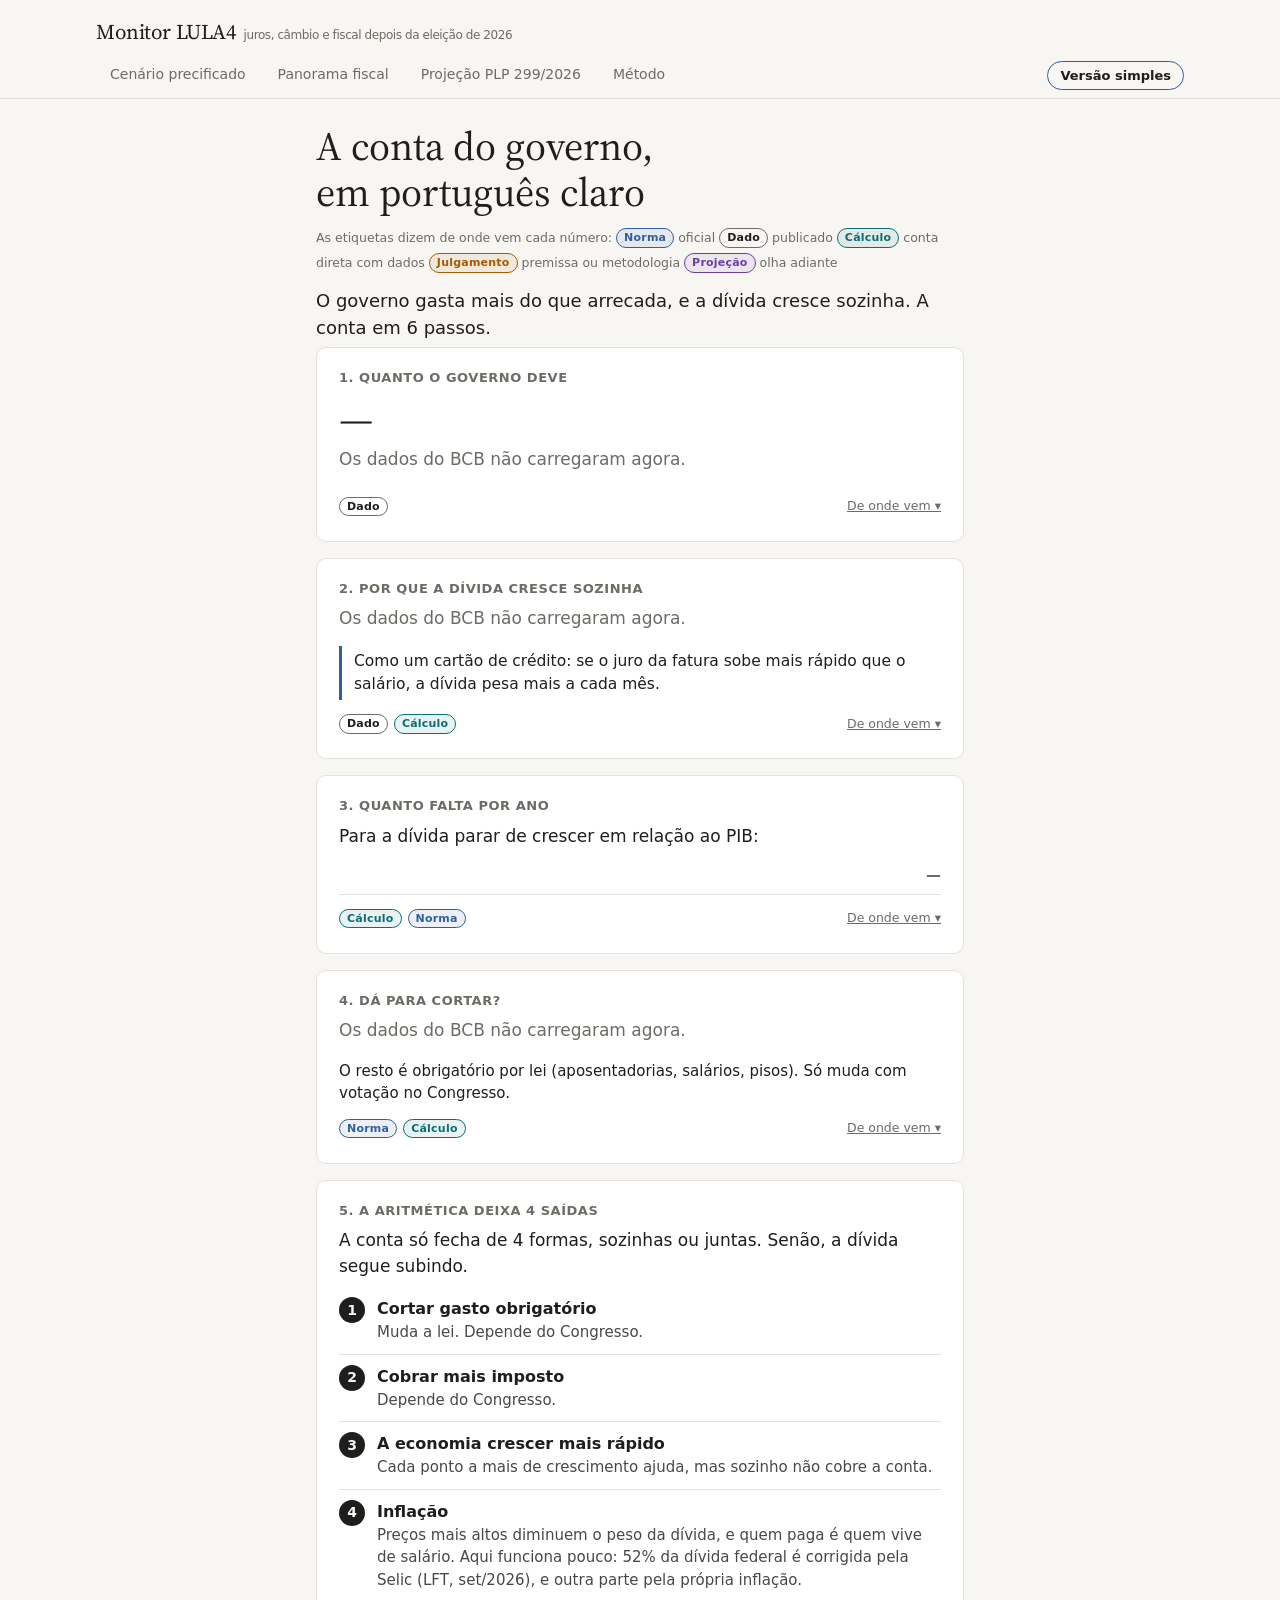
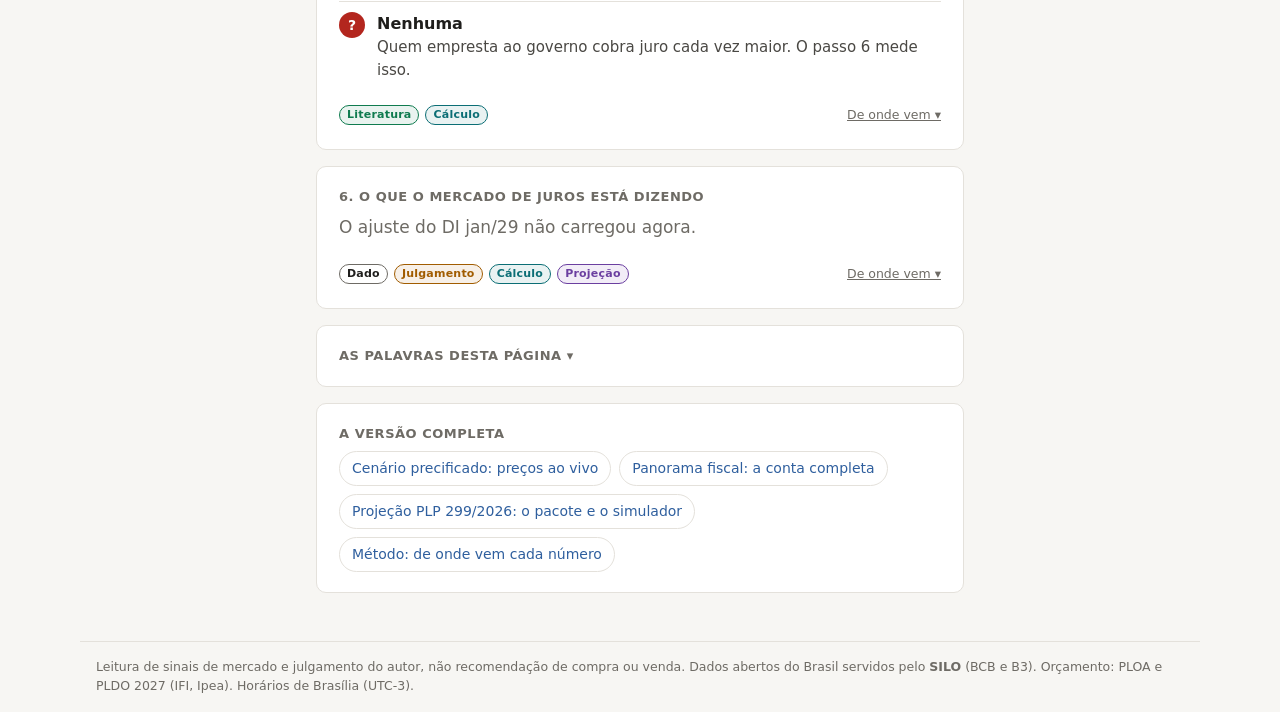
<file: simples.html>
<!doctype html><html lang="pt-BR"><head><meta charset="utf-8"><meta name="viewport" content="width=device-width,initial-scale=1">
<title>A conta do governo · Monitor LULA4</title><meta name="robots" content="index,follow">
<meta name="description" content="A conta do governo em português claro: quanto o país deve, por que a dívida cresce sozinha, quanto falta e o que o mercado de juros está dizendo.">
<meta property="og:title" content="A conta do governo, em português claro">
<meta property="og:description" content="Quanto o país deve, por que a dívida cresce sozinha, quanto falta por ano e o que o mercado de juros está dizendo. Dados do BCB e da B3 pelo SILO.">
<meta property="og:type" content="article">
<link rel="preconnect" href="https://fonts.googleapis.com"><link rel="stylesheet" href="https://fonts.googleapis.com/css2?family=Source+Serif+4:opsz,wght@8..60,400&display=swap">
<link rel="stylesheet" href="assets/style.css"><link rel="stylesheet" href="assets/leia.css">
<style>
/* One column, phone first. Every number carries a chip that says where it comes from. */
.sp { max-width: 680px; margin: 0 auto; padding: 20px 16px 8px; }
.sp h1 { font-family: var(--font-anthropic-serif); font-weight: 400; font-size: 32px; line-height: 1.15; margin: 4px 0 10px; text-wrap: balance; }
.sp .lead { font-size: 18px; line-height: 1.5; margin: 0 0 6px; }
.legend { font-size: 12.5px; color: var(--color-fg-muted); margin: 0 0 12px; line-height: 2; }
.sp .asof { font-size: 13px; color: var(--color-fg-muted); margin: 0 0 18px; }
.card { background: var(--color-panel); border: 1px solid var(--color-border-line); border-radius: var(--cds-radius); padding: 16px; margin: 0 0 16px; }
.card h2 { font-size: 13px; font-weight: 600; letter-spacing: .04em; text-transform: uppercase; color: var(--color-fg-muted); margin: 0 0 8px; }
.card .big { font-family: var(--font-anthropic-serif); font-size: 44px; line-height: 1.05; margin: 2px 0 6px; }
.card .say { font-size: 17px; line-height: 1.5; margin: 0 0 8px; }
.card p { margin: 0 0 8px; }
.tag-lit { color: var(--color-ok); border-color: var(--color-ok); background: color-mix(in srgb, var(--color-ok) 9%, transparent); }
.from { margin: 10px 0 0; font-size: 12.5px; color: var(--color-fg-muted); }
.from summary { cursor: pointer; list-style: none; display: flex; flex-wrap: wrap; align-items: center; gap: 4px 6px; min-height: 28px; }
.from summary::-webkit-details-marker { display: none; }
.from summary::after { content: "De onde vem ▾"; margin-left: auto; text-decoration: underline; }
.from[open] summary::after { content: "Fechar ▴"; }
.from p { margin: 6px 0 0; }
/* coins: R$ 100 of output, filled by what the government owes */
.coins { display: grid; grid-template-columns: repeat(20, 1fr); gap: 3px; margin: 10px 0 6px; }
.coins i { aspect-ratio: 1; border-radius: 50%; background: var(--color-border-line); }
.coins i.owed { background: var(--color-bad); }
.duo { display: grid; gap: 10px; margin: 10px 0 4px; }
.duo .row { display: grid; grid-template-columns: minmax(0, 1fr) 4.2rem; gap: 4px 10px; align-items: center; }
.duo .lbl { font-size: 15px; }
.duo .val { font-weight: 600; text-align: right; font-variant-numeric: tabular-nums; }
.duo .bar { grid-column: 1 / -1; height: 12px; border-radius: 6px; background: var(--color-border-line); overflow: hidden; }
.duo .bar b { display: block; height: 100%; border-radius: 6px; }
.analogy { border-left: 3px solid var(--color-accent); padding: 4px 0 4px 12px; margin: 10px 0; font-size: 15.5px; }
.sum { width: 100%; border-collapse: collapse; font-variant-numeric: tabular-nums; margin: 8px 0 4px; font-size: 15px; }
.sum td { padding: 7px 0; border-bottom: 1px solid var(--color-border-line); vertical-align: top; }
.sum td:last-child { text-align: right; white-space: nowrap; padding-left: 10px; font-weight: 600; }
.sum tr.tot td { border-bottom: 0; border-top: 2px solid var(--color-fg); font-size: 17px; }
.vs { margin: 10px 0 6px; display: grid; gap: 6px; }
.vs .b { height: 30px; border-radius: 6px; display: flex; align-items: center; padding: 0 10px; font-size: 13.5px; font-weight: 600; color: #fff; white-space: nowrap; min-width: max-content; }
.vs .need { background: var(--color-bad); }
.vs .can { background: var(--color-accent); }
.ways { list-style: none; margin: 8px 0 0; padding: 0; counter-reset: w; }
.ways li { counter-increment: w; position: relative; padding: 10px 0 10px 38px; border-bottom: 1px solid var(--color-border-line); }
.ways li:last-child { border-bottom: 0; }
.ways li::before { content: counter(w); position: absolute; left: 0; top: 10px; width: 26px; height: 26px; border-radius: 50%; background: var(--color-fg); color: var(--color-bg); font-weight: 600; font-size: 14px; display: grid; place-items: center; }
.ways li.none::before { content: "?"; background: var(--color-bad); color: #fff; }
.ways b { display: block; font-size: 16px; }
.ways span { font-size: 15px; color: var(--cds-text-secondary); }
.scen { display: grid; gap: 12px; margin: 10px 0 4px; }
.scen .s { display: grid; grid-template-columns: minmax(0, 1fr) 3.4rem; gap: 2px 10px; align-items: baseline; }
.scen .s b { font-size: 16px; }
.scen .s .p { font-family: var(--font-anthropic-serif); font-size: 26px; text-align: right; }
.scen .s .d { grid-column: 1 / -1; font-size: 14px; color: var(--cds-text-secondary); }
.scen .s .bar { grid-column: 1 / -1; height: 10px; border-radius: 5px; background: var(--color-border-line); overflow: hidden; }
.scen .s .bar b { display: block; height: 100%; }
dl.words { margin: 6px 0 0; }
dl.words dt { font-weight: 600; margin-top: 10px; }
dl.words dd { margin: 2px 0 0; font-size: 15px; }
.more { display: flex; flex-wrap: wrap; gap: 8px; margin: 4px 0 0; }
.more a { border: 1px solid var(--color-border-line); border-radius: 999px; padding: 6px 12px; text-decoration: none; font-size: 14px; background: var(--color-panel); }
.na { color: var(--color-fg-muted); }
@media (min-width: 700px) { .sp h1 { font-size: 40px; } .card { padding: 20px 22px; } }
.words-card summary { cursor: pointer; list-style: none; } .words-card summary::-webkit-details-marker { display: none; } .words-card summary h2 { margin: 0; } .words-card summary h2::after { content: " ▾"; } .words-card[open] summary h2::after { content: " ▴"; }
</style></head><body data-page="simples">
<header class="site-head"><div class="in"><p class="site-title">Monitor LULA4<small>juros, câmbio e fiscal depois da eleição de 2026</small></p><nav class="tabs" aria-label="Páginas"><a href="index.html"><span class="vs-long">Cenário precificado</span><span class="vs-short">Cenário</span></a><a href="dominancia.html"><span class="vs-long">Panorama fiscal</span><span class="vs-short">Fiscal</span></a><a href="plano.html"><span class="vs-long">Projeção PLP 299/2026</span><span class="vs-short">PLP 299</span></a><a href="metodo.html">Método</a><a href="simples.html" class="tab-simple" aria-current="page" aria-label="Versão simples"><span class="vs-long">Versão simples</span><span class="vs-short">Simples</span></a></nav></div></header>
<main class="sp">
  <h1>A conta do governo, em português claro</h1>
  <p class="legend">As etiquetas dizem de onde vem cada número: <span class="tag tag-norma">Norma</span> oficial <span class="tag tag-dado">Dado</span> publicado <span class="tag tag-calc">Cálculo</span> conta direta com dados <span class="tag tag-jul">Julgamento</span> premissa ou metodologia <span class="tag tag-sim">Projeção</span> olha adiante</p>
  <p class="lead" id="lead">O governo gasta mais do que arrecada, e a dívida cresce sozinha. A conta em 6 passos.</p>

  <section class="card" id="c-divida">
    <h2>1. Quanto o governo deve</h2>
    <div class="big" id="d-big">—</div>
    <p class="say" id="d-say">—</p>
    <div class="coins" id="d-coins" aria-hidden="true"></div>
    <details class="from"><summary><span class="tag tag-dado">Dado</span></summary><p id="asof-d">Dívida bruta do governo geral, % do PIB. BCB (série 13762), pelo <b>SILO</b>.</p></details>
  </section>

  <section class="card" id="c-juro">
    <h2>2. Por que a dívida cresce sozinha</h2>
    <p class="say" id="j-say">—</p>
    <div class="duo" id="j-duo"></div>
    <p class="analogy">Como um cartão de crédito: se o juro da fatura sobe mais rápido que o salário, a dívida pesa mais a cada mês.</p>
    <details class="from"><summary><span class="tag tag-dado">Dado</span><span class="tag tag-calc">Cálculo</span></summary><p>Juro = juros pagos em 12 meses ÷ dívida média. Crescimento = PIB em reais de 12 meses contra os 12 meses anteriores. BCB, pelo <b>SILO</b>.</p></details>
  </section>

  <section class="card" id="c-conta">
    <h2>3. Quanto falta por ano</h2>
    <p class="say">Para a dívida parar de crescer em relação ao PIB:</p>
    <table class="sum" id="k-sum"><tbody><tr><td class="na" colspan="2">—</td></tr></tbody></table>
    <details class="from"><summary><span class="tag tag-calc">Cálculo</span><span class="tag tag-norma">Norma</span></summary><p>Juros = dívida × juro ÷ (1 + crescimento). Desconto = dívida × crescimento ÷ (1 + crescimento). Em reais ao PIB de 2027 implícito na meta. A economia prevista vem do Orçamento de 2027 (PLOA).</p></details>
  </section>

  <section class="card" id="c-corte">
    <h2>4. Dá para cortar?</h2>
    <p class="say" id="c-say">—</p>
    <div class="vs" id="c-vs"></div>
    <p>O resto é obrigatório por lei (aposentadorias, salários, pisos). Só muda com votação no Congresso.</p>
    <details class="from"><summary><span class="tag tag-norma">Norma</span><span class="tag tag-calc">Cálculo</span></summary><p>Gasto discricionário no Orçamento de 2027 (Carta de Conjuntura 72, Ipea). A diferença para a conta é cálculo nosso.</p></details>
  </section>

  <section class="card" id="c-saidas">
    <h2>5. A aritmética deixa 4 saídas</h2>
    <p class="say">A conta só fecha de 4 formas, sozinhas ou juntas. Senão, a dívida segue subindo.</p>
    <ol class="ways">
      <li><b>Cortar gasto obrigatório</b><span>Muda a lei. Depende do Congresso.</span></li>
      <li><b>Cobrar mais imposto</b><span>Depende do Congresso.</span></li>
      <li><b>A economia crescer mais rápido</b><span id="w-g">Cada ponto a mais de crescimento ajuda, mas sozinho não cobre a conta.</span></li>
      <li><b>Inflação</b><span id="w-i">Preços mais altos diminuem o peso da dívida, e quem paga é quem vive de salário. Aqui funciona pouco: boa parte da dívida é corrigida pela Selic ou pela própria inflação.</span></li>
      <li class="none"><b>Nenhuma</b><span>Quem empresta ao governo cobra juro cada vez maior. O passo 6 mede isso.</span></li>
    </ol>
    <details class="from"><summary><span class="tag tag-lit">Literatura</span><span class="tag tag-calc">Cálculo</span></summary><p>Aritmética da dívida (Blanchard, 2019; Sargent e Wallace, 1981); fontes no <a href="metodo.html#m-referencias">Método</a>. Os números de crescimento e inflação são cálculo nosso com dados do BCB e do Tesouro.</p></details>
  </section>

  <section class="card" id="c-mercado">
    <h2>6. O que o mercado de juros está dizendo</h2>
    <p class="say" id="m-say">—</p>
    <div class="scen" id="m-scen"></div>
    <details class="from"><summary><span class="tag tag-dado">Dado</span><span class="tag tag-jul">Julgamento</span><span class="tag tag-calc">Cálculo</span><span class="tag tag-sim">Projeção</span></summary><p><b>Dado:</b> DI jan/29 da B3, último negócio com cerca de 15 minutos de atraso (fora do pregão, o ajuste do dia, pelo <b>SILO</b>); relido a cada 2 minutos. <b>Julgamento:</b> os 3 caminhos, as marcas do DI e a chance de partida são premissa do autor. <b>Cálculo:</b> a chance de agora combina a partida com o DI pela regra de Bayes (σ = 100 bp, medido em 22 choques desde 2015). <b>Projeção:</b> a dívida em 2030 de cada caminho. Detalhes no <a href="metodo.html#m-origem">Método</a>.</p></details>
  </section>

  <details class="card words-card">
    <summary><h2>As palavras desta página</h2></summary>
    <dl class="words">
      <dt>PIB</dt><dd>Tudo o que o país produz em um ano, em reais.</dd>
      <dt>Dívida bruta</dt><dd>Tudo o que o governo (União, estados e municípios) deve.</dd>
      <dt>Gasto discricionário</dt><dd>A parte do gasto que o governo decide sozinho: custeio da máquina e obras.</dd>
      <dt>DI jan/29</dt><dd>O juro que a B3 negocia hoje para o período até janeiro de 2029. Ele sobe quando quem empresta vê mais risco.</dd>
      <dt>bp</dt><dd>Ponto-base: um centésimo de ponto percentual. 100 bp = 1 ponto.</dd>
    </dl>
  </details>

  <section class="card">
    <h2>A versão completa</h2>
    <div class="more"><a href="index.html">Cenário precificado: preços ao vivo</a><a href="dominancia.html">Panorama fiscal: a conta completa</a><a href="plano.html">Projeção PLP 299/2026: o pacote e o simulador</a><a href="metodo.html">Método: de onde vem cada número</a></div>
  </section>
</main>
<footer class="site-foot">Leitura de sinais de mercado e julgamento do autor, não recomendação de compra ou venda. Dados abertos do Brasil servidos pelo <b>SILO</b> (BCB e B3). Orçamento: PLOA e PLDO 2027 (IFI, Ipea). Horários de Brasília (UTC-3).</footer>
<script>(function () {
const SILO = "https://zcjbtpxuhdekpwcxmepn.supabase.co/rest/v1/rpc/";
const HDR = { apikey: "sb_publishable__yfFQsykAglrvc9GS6_PYw_B24ex437", "Accept-Profile": "api", "Content-Profile": "api", "Content-Type": "application/json" };
// Same anchor and rule as the Agora page: DI jan/29 settlement of 23/10 and Bayes with sigma = 100 bp.
const ELECT = { di29: 12.640, iso: "2026-10-23" };
// Sigma comes from data/research/sigma.json (sigma_used_bp), the same value the daily batch checks.
const B3_DI = "https://cotacao.b3.com.br/mds/api/v1/DerivativeQuotation/DI1";
// Plain names for the 3 paths; the scenario ids come from the data files.
const PLAIN = {
  ancora: ["Plano crível", "O governo apresenta um plano fiscal que convence e o Orçamento de 2027 cumpre a meta."],
  deriva: ["Nada muda de verdade", "As regras fiscais ficam mais frouxas e o juro alto continua."],
  estresse: ["Crise de confiança", "Juro e dólar sobem juntos e a dívida acelera."],
};
const COL = { ancora: "var(--color-ok)", deriva: "var(--color-warn)", estresse: "var(--color-bad)" };

const nf = (d) => new Intl.NumberFormat("pt-BR", { minimumFractionDigits: d, maximumFractionDigits: d });
const bi = (v) => "R$ " + nf(0).format(Math.round(v)) + " bi";
const $ = (id) => document.getElementById(id);
const el = (tag, cls, txt) => { const e = document.createElement(tag); if (cls) e.className = cls; if (txt !== undefined) e.textContent = txt; return e; };
const monthName = (m) => { const [y, mo] = m.split("-"); return ["jan", "fev", "mar", "abr", "mai", "jun", "jul", "ago", "set", "out", "nov", "dez"][Number(mo) - 1] + "/" + y; };
const dayName = (s) => s.slice(8, 10) + "/" + s.slice(5, 7);

const rpc = (tool, args) => fetch(SILO + tool, { method: "POST", headers: HDR, body: JSON.stringify(args) }).then((r) => { if (!r.ok) throw new Error("SILO " + r.status); return r.json(); });
const file = (u) => fetch(u).then((r) => { if (!r.ok) throw new Error(u + " " + r.status); return r.json(); });
const series = (s) => rpc("macro_series", { p_series: s, p_from: "2023-01-01" }).then((rows) => new Map(rows.filter((r) => r.value !== null).map((r) => [r.reference_date.slice(0, 7), Number(r.value)])));

function back(m, k) { const [y, mo] = m.split("-").map(Number); const t = y * 12 + mo - 1 - k; return `${Math.floor(t / 12)}-${String(t % 12 + 1).padStart(2, "0")}`; }

// The same debt arithmetic as the Fiscal page (fiscal_series and orcamento_impacto there).
function debtNow(D, P, N, Y) {
  const gdp12 = (m) => { let s = 0; for (let k = 0; k < 12; k++) { const v = Y.get(back(m, k)); if (v === undefined) return null; s += v; } return s; };
  const months = [...D.keys()].filter((m) => P.has(m) && N.has(m) && D.has(back(m, 12)) && gdp12(m) && gdp12(back(m, 12))).sort();
  if (!months.length) return null;
  const m = months[months.length - 1];
  const d = D.get(m), d0 = D.get(back(m, 12)), p = P.get(m), n = N.get(m);
  const r = (n - p) / ((d + d0) / 2) * 100;
  const g = (gdp12(m) / gdp12(back(m, 12)) - 1) * 100;
  return { month: m, d, d0, r, g, primary: -p, stab: d * (r - g) / (100 + g) };
}

function fail(id, msg) { const e = $(id); if (e) { e.textContent = msg; e.classList.add("na"); } }

function renderDebt(f) {
  $("d-big").textContent = nf(1).format(f.d) + "% do PIB";
  $("d-say").textContent = `De cada R$ 100 que o Brasil produz em um ano, o governo deve R$ ${nf(0).format(f.d)}. Um ano antes eram R$ ${nf(0).format(f.d0)}. Dado de ${monthName(f.month)}.`;
  const c = $("d-coins"); c.replaceChildren();
  for (let i = 0; i < 100; i++) c.append(el("i", i < Math.round(f.d) ? "owed" : ""));
}

function renderRate(f) {
  $("j-say").textContent = `O governo paga ${nf(1).format(f.r)}% ao ano de juro sobre o que deve. A economia, em reais, cresce ${nf(1).format(f.g)}% ao ano. O juro ganha, então a dívida cresce mais rápido que o país.`;
  const top = Math.max(f.r, f.g) * 1.1;
  const row = (lbl, v, col) => { const r = el("div", "row"); r.append(el("span", "lbl", lbl), el("span", "val", nf(1).format(v) + "%")); const b = el("div", "bar"); const i = el("b"); i.style.width = (v / top * 100) + "%"; i.style.background = col; b.append(i); r.append(b); return r; };
  $("j-duo").replaceChildren(row("Juro que o governo paga", f.r, "var(--color-bad)"), row("Quanto a economia cresce", f.g, "var(--color-ok)"));
}

function renderBill(f, b) {
  const pib = b.meta_centro.valor_bi / (b.meta_centro.pct_pib / 100);
  const juros = f.d * f.r / (100 + f.g) / 100 * pib;
  const cresc = f.d * f.g / (100 + f.g) / 100 * pib;
  const ploa = b.primario_ploa.pct_pib / 100 * pib;
  const conta = juros - cresc - ploa;
  const tr = (a, v, cls) => { const r = el("tr", cls); r.append(el("td", "", a), el("td", "", v)); return r; };
  $("k-sum").tBodies[0].replaceChildren(
    tr("Juros da dívida em um ano", "+ " + bi(juros)),
    tr("Desconto: a economia cresce e a dívida pesa menos", "− " + bi(cresc)),
    tr("Economia que o Orçamento de 2027 já prevê", "− " + bi(ploa)),
    tr(`Falta por ano (${nf(1).format(conta / pib * 100)}% do PIB)`, bi(conta), "tot"));
  const disc = b.discricionarias.valor_bi;
  if (conta > disc) {
    $("c-say").textContent = `O gasto que o governo pode cortar rápido é ${bi(disc)} por ano. Mesmo com corte de todo esse gasto, ainda faltariam ${bi(conta - disc)}.`;
  } else {
    $("c-say").textContent = `O gasto que o governo pode cortar rápido é ${bi(disc)} por ano: ele cobre a conta de ${bi(conta)}, mas só com corte de quase tudo.`;
  }
  const w = (v) => Math.max(8, v / Math.max(conta, disc) * 100) + "%";
  const need = el("div", "b need", "Falta: " + bi(conta)); need.style.width = w(conta);
  const can = el("div", "b can", "Dá para cortar: " + bi(disc)); can.style.width = w(disc);
  $("c-vs").replaceChildren(need, can);
  // R$ bi off the bill per 1 p.p. more nominal growth, as on the Fiscal page.
  const perPoint = f.d / 100 / Math.pow(1 + f.g / 100, 2) / 100 * pib;
  $("w-g").textContent = `Cada ponto a mais de crescimento em reais tira cerca de ${bi(perPoint)} da conta. Fechar tudo assim pediria cerca de ${nf(0).format(conta / perPoint)} pontos a mais por ano.`;
}

function renderLft(lft) {
  const last = lft.slice().sort((a, b) => (a.month < b.month ? -1 : 1)).pop();
  if (!last) return;
  $("w-i").textContent = `Preços mais altos diminuem o peso da dívida, e quem paga é quem vive de salário. Aqui funciona pouco: ${nf(0).format(last.floating_share_dpf)}% da dívida federal é corrigida pela Selic (LFT, ${monthName(last.month)}), e outra parte pela própria inflação.`;
}

// The B3 public quote for DI1F29: last trade, about 15 minutes late. Null when there is no trade today.
async function liveDi() {
  const r = await fetch(B3_DI);
  if (!r.ok) throw new Error("B3 " + r.status);
  const j = await r.json();
  const c = (j.Scty || []).find((x) => x.symb === "DI1F29");
  const q = c && c.SctyQtn && Number(c.SctyQtn.curPrc);
  const at = j.Msg && j.Msg.dtTm;
  return q > 0 && at ? { rate: q, date: at.slice(0, 10), time: at.slice(11, 16) } : null;
}

let MKT = null;
function renderMarket(rows, pesos, scen, live, sigma) {
  MKT = { rows, pesos, scen, sigma };
  rows = rows.filter((r) => r.trade_date >= ELECT.iso && r.settlement_rate != null).sort((a, b) => (a.trade_date < b.trade_date ? -1 : 1));
  if (!rows.length && !live) { fail("m-say", "O ajuste do DI jan/29 não carregou agora."); return; }
  const last = rows[rows.length - 1] || {};
  // A live trade is used only when it is newer than the last settlement in SILO.
  const useLive = live && (!last.trade_date || live.date > last.trade_date);
  const rate = useLive ? live.rate : last.settlement_rate;
  const bp = Math.round((rate - ELECT.di29) * 100);
  const lik = pesos.map((s) => Math.exp(-Math.pow(bp - s.di_jan29_move_bp, 2) / (2 * sigma * sigma)));
  const raw = pesos.map((s, i) => s.start * lik[i]);
  const tot = raw.reduce((a, b) => a + b, 0);
  const now = raw.map((v) => v / tot);
  $("m-say").textContent = `Desde a eleição, o juro para janeiro de 2029 foi de ${nf(2).format(ELECT.di29)}% para ${nf(2).format(rate)}% ao ano (${bp >= 0 ? "+" : "−"}${Math.abs(bp)} bp, ${useLive ? `último negócio de ${dayName(live.date)}, lido às ${live.time}` : `ajuste de ${dayName(last.trade_date)}`}). Quem empresta ao governo cobra mais caro porque vê mais risco. Chance de cada caminho:`;
  const sc = Object.fromEntries(scen.map((s) => [s.id, s]));
  $("m-scen").replaceChildren(...pesos.map((s, i) => {
    const pl = PLAIN[s.id] || [s.cenario, ""];
    const d = el("div", "s");
    d.append(el("b", "", pl[0]), el("span", "p", nf(0).format(now[i] * 100) + "%"));
    const bar = el("div", "bar"); const f = el("b"); f.style.width = (now[i] * 100) + "%"; f.style.background = COL[s.id] || "var(--color-accent)"; bar.append(f); d.append(bar);
    const debt = sc[s.id] && sc[s.id].gross_debt_2030 != null ? ` Dívida em 2030: ${nf(0).format(sc[s.id].gross_debt_2030)}% do PIB.` : "";
    d.append(el("span", "d", pl[1] + debt));
    return d;
  }));
}

Promise.allSettled([
  liveDi(),
  Promise.all(["DBGG_PIB", "NFSP_PRIMARIO_12M", "NFSP_NOMINAL_12M", "PIB"].map(series)),
  file("data/dominancia/budget.json"),
  file("data/dominancia/lft.json"),
  rpc("future_series", { p_ticker: "DI1F29", p_from: ELECT.iso }),
  file("data/relatorio/pesos.json"),
  file("data/dominancia/scenarios.json"),
  file("data/research/sigma.json"),
]).then(([liv, mac, bud, lft, di, pes, sce, sig]) => {
  let f = null;
  if (mac.status === "fulfilled") f = debtNow(...mac.value);
  if (f) {
    renderDebt(f); renderRate(f);
    if (bud.status === "fulfilled") {
      const b = Object.fromEntries(bud.value.map((r) => [r.id, r]));
      renderBill(f, b);
      $("lead").textContent = `O governo deve R$ ${nf(0).format(f.d)} de cada R$ 100 que o país produz em um ano, e a dívida cresce sozinha porque o juro é maior que o crescimento. A conta mostra quanto falta por ano e por que cortar só o gasto livre não basta.`;
    } else { fail("c-say", "O arquivo do Orçamento não carregou agora."); }
  } else {
    ["d-say", "j-say", "c-say"].forEach((id) => fail(id, "Os dados do BCB não carregaram agora."));
  }
  if (lft.status === "fulfilled") renderLft(lft.value);
  const sigma = sig.status === "fulfilled" && Number.isFinite(sig.value.sigma_used_bp) && sig.value.sigma_used_bp > 0 ? sig.value.sigma_used_bp : null;
  if (di.status === "fulfilled" && pes.status === "fulfilled" && sigma) renderMarket(di.value, pes.value, sce.status === "fulfilled" ? sce.value : [], liv.status === "fulfilled" ? liv.value : null, sigma);
  else fail("m-say", "O ajuste do DI jan/29 não carregou agora.");
});
// Only the DI quote refreshes; a failed read keeps the last number on screen.
setInterval(() => { if (!MKT || document.hidden) return; liveDi().then((l) => renderMarket(MKT.rows, MKT.pesos, MKT.scen, l, MKT.sigma)).catch(() => {}); }, 120000);
})();</script>
</body></html>
</file>
<file: assets/style.css>
/* Site chrome and the design tokens the dashboard pages expect. */
:root {
  --color-bg: #f7f6f3; --color-panel: #ffffff; --color-fg: #1f1e1c; --color-fg-muted: #6e6b65;
  --color-border: #e4e1db; --color-border-line: #e4e1db;
  --color-ok: #0f7b4f; --color-warn: #a15c00; --color-bad: #b3261e; --color-accent: #2f5f9e; --color-sim: #6b3fa0; --color-calc: #0b6e75;
  --cds-accent: #2f5f9e; --cds-border: #e4e1db; --cds-surface: #ffffff; --cds-text-secondary: #4a4844; --cds-text-on-color: #ffffff;
  --cds-chart-axis: #6e6b65; --cds-chart-grid: #eeece7; --cds-chart-muted: #c9c5bd; --cds-chart-reference: #8a8780; --cds-chart-status-critical: #b3261e;
  --cds-surface-popover: #ffffff; --cds-shadow-popover: 0 2px 8px rgba(0,0,0,.14);
  --cds-radius: 10px; --cds-dur-slow: .25s;
  --cds-font-size-body: 15px; --cds-font-size-caption: 12.5px; --cds-font-size-heading: 20px; --cds-font-size-title: 30px; --cds-font-weight-medium: 600;
  --cds-gap-xs: 4px; --cds-gap-sm: 8px; --cds-gap-md: 12px; --cds-gap-xl: 28px;
  --cds-pad-xs: 4px; --cds-pad-sm: 8px; --cds-pad-lg: 16px;
  --cds-space-3: 12px;
  --font-anthropic-sans: system-ui, -apple-system, "Segoe UI", Roboto, sans-serif;
  --font-anthropic-serif: "Source Serif 4", Georgia, "Times New Roman", serif;
}
@media (prefers-color-scheme: dark) {
  :root {
    --color-bg: #1a1917; --color-panel: #23221f; --color-fg: #edebe7; --color-fg-muted: #9a968f;
    --color-border: #35332f; --color-border-line: #35332f;
    --color-ok: #4cc38a; --color-warn: #f0b45c; --color-bad: #f2847a; --color-accent: #7fb0ee; --color-sim: #c7a6f2; --color-calc: #5cc8d0;
    --cds-accent: #7fb0ee; --cds-border: #35332f; --cds-surface: #23221f; --cds-text-secondary: #c2bfb8;
    --cds-chart-axis: #9a968f; --cds-chart-grid: #2c2a27; --cds-chart-muted: #4a4742; --cds-chart-reference: #9a968f; --cds-chart-status-critical: #f2847a;
    --cds-surface-popover: #23221f;
    color-scheme: dark;
  }
}
* { box-sizing: border-box; }
html, body { margin: 0; }
body { background: var(--color-bg); color: var(--color-fg); font-family: var(--font-anthropic-sans); font-size: 15px; line-height: 1.5; -webkit-text-size-adjust: 100%; }
a { color: var(--color-accent); }
.site-head { position: sticky; top: 0; z-index: 20; background: var(--color-bg); border-bottom: 1px solid var(--color-border); }
.site-head .in { max-width: 1120px; margin: 0 auto; padding: 10px 16px 0; }
.site-title { font-family: var(--font-anthropic-serif); font-size: 18px; margin: 0 0 6px; }
.site-title small { font-family: var(--font-anthropic-sans); font-size: 12px; color: var(--color-fg-muted); margin-left: 8px; }
.tabs { display: flex; gap: 4px; overflow-x: auto; scrollbar-width: none; }
.tabs a { white-space: nowrap; text-decoration: none; color: var(--color-fg-muted); padding: 8px 14px; border-bottom: 2px solid transparent; font-size: 14px; }
.tabs a:hover { color: var(--color-fg); }
.tabs a.tab-simple { margin-left: auto; align-self: center; padding: 4px 12px; border: 1px solid var(--color-border); border-radius: 999px; font-size: 13px; }
.tabs .vs-short { display: none; }
.tabs a.tab-simple[aria-current="page"] { border-color: var(--color-accent); }
.tabs a[aria-current="page"] { color: var(--color-fg); border-bottom-color: var(--color-accent); font-weight: 600; }
.site-foot { max-width: 1120px; margin: 24px auto 0; padding: 16px; border-top: 1px solid var(--color-border); font-size: 12.5px; color: var(--color-fg-muted); }
#dash-root { max-width: 1120px; margin: 0 auto; padding: 24px 16px 8px; }
.dash-skeleton { opacity: .5; }
@media (max-width: 560px) { #dash-root { padding-top: 16px; } }

/* Second level of the Agora tab: live prices and the daily report */
.subtabs { display: flex; gap: 6px; max-width: 1100px; margin: 0 auto; padding: 10px 16px 0; overflow-x: auto; scrollbar-width: none; }
.subtabs a { white-space: nowrap; text-decoration: none; font-size: 13px; padding: 4px 12px; border-radius: 999px; border: 1px solid var(--color-border); color: var(--color-fg-muted); }
.subtabs a:hover { color: var(--color-fg); }
.subtabs a[aria-current="page"] { color: var(--color-fg); background: var(--color-panel); border-color: var(--color-accent); font-weight: 600; }

/* Shared editorial hierarchy */
.site-head { backdrop-filter: blur(14px); }
.site-head .in { padding-top: 16px; }
.site-title { font-size: 21px; letter-spacing: -.02em; }
.tabs a { padding-top: 10px; padding-bottom: 11px; }
.subtabs { padding-top: 14px; }
.subtabs a { padding: 6px 14px; }
#dash-root { padding-top: 32px; }
:focus-visible { outline: 2px solid var(--color-accent); outline-offset: 3px; }
@media (max-width: 560px) {
  .site-head .in { padding-top: 10px; }
  .site-title small { display: block; margin: 2px 0 0; }
  .tabs a { padding-left: 10px; padding-right: 10px; }
  .tabs { gap: 0; }
  .tabs a { padding-left: 8px; padding-right: 8px; font-size: 13.5px; }
  .tabs a.tab-simple { padding: 3px 9px; font-size: 12.5px; }
  .tabs .vs-long { display: none; }
  .tabs .vs-short { display: inline; }
  #dash-root { padding-top: 20px; }
}
</file>
<file: assets/leia.css>
/* Etiquetas: de onde vem cada número (Norma e Dado = estabelecido pela fonte, Cálculo = conta direta com os dados, Julgamento = premissa ou metodologia de referência, Projeção = olha adiante com premissas) */
.tag { display: inline-block; font-size: 11px; font-weight: 600; letter-spacing: .02em; padding: 0 7px; border-radius: 999px; border: 1px solid; line-height: 1.6; vertical-align: middle; white-space: nowrap; font-family: var(--font-anthropic-sans); }
.tag-norma { color: var(--color-accent); border-color: var(--color-accent); background: color-mix(in srgb, var(--color-accent) 9%, transparent); }
.tag-dado { color: var(--color-fg); border-color: var(--color-fg-muted); background: transparent; }
.tag-calc { color: var(--color-calc); border-color: var(--color-calc); background: color-mix(in srgb, var(--color-calc) 9%, transparent); }
.tag-jul { color: var(--color-warn); border-color: var(--color-warn); background: color-mix(in srgb, var(--color-warn) 9%, transparent); }
.tag-sim { color: var(--color-sim); border-color: var(--color-sim); background: color-mix(in srgb, var(--color-sim) 9%, transparent); }
.tag-mkt { color: var(--color-fg); border-color: var(--color-fg-muted); background: color-mix(in srgb, var(--color-fg-muted) 10%, transparent); }
.tag-legend { display: flex; flex-wrap: wrap; align-items: center; gap: 4px 8px; font-size: 12.5px; color: var(--color-fg-muted); margin: 8px 0 0; }
.porque { font-size: 12.5px; color: var(--color-fg-muted); margin: 0; border-left: 3px solid var(--color-warn); padding: 2px 0 2px 10px; max-width: 80ch; line-height: 1.45; }
.porque b { color: var(--color-fg); }

/* Termos com definição em popup (a definição vem do glossário em leia.js) */
.term { font: inherit; background: none; border: 0; padding: 0; margin: 0; color: inherit; border-bottom: 1px dotted var(--color-accent); cursor: help; text-align: inherit; }
.term:focus-visible { outline: 2px solid var(--color-accent); outline-offset: 2px; }
.term-pop { position: absolute; z-index: 30; max-width: 22rem; background: var(--cds-surface-popover); border: 1px solid var(--color-border); border-radius: 10px; box-shadow: var(--cds-shadow-popover); padding: 10px 12px; font-size: 13.5px; line-height: 1.45; color: var(--color-fg); }
.term-pop b { display: block; margin-bottom: 2px; }
.term-pop i { font-style: normal; font-weight: 600; color: var(--color-accent); }
.term-pop .src { display: block; margin-top: 6px; font-size: 12px; color: var(--color-fg-muted); }

/* O laço de realimentação no topo da página Fiscal */
.loop-wrap { background: var(--color-panel); border: 1px solid var(--color-border-line); border-radius: var(--cds-radius); padding: 12px 16px 10px; margin-top: 8px; }
.loop-wrap svg { width: 100%; max-width: 760px; height: auto; display: block; margin: 4px auto 0; font-family: var(--font-anthropic-sans); }
.loop-edges path, .loop-brake-edge { fill: none; stroke: var(--cds-chart-axis); stroke-width: 1.25; marker-end: url(#la-arrow); }
.la-head { fill: var(--cds-chart-axis); }
.loop-brake-edge { stroke: var(--color-ok); stroke-dasharray: 4 4; }
.loop-node, .loop-brake { cursor: pointer; }
.loop-node rect { fill: var(--color-panel); stroke: var(--cds-chart-axis); stroke-width: 1.25; transition: stroke .2s, fill .2s; }
.loop-node:hover rect, .loop-node:focus-visible rect { stroke: var(--color-accent); }
.loop-node.on rect { stroke: var(--color-bad); stroke-width: 2; fill: color-mix(in srgb, var(--color-bad) 8%, var(--color-panel)); }
.loop-node text, .loop-brake text { fill: var(--color-fg); font-size: 13px; }
.loop-node .nm, .loop-brake .nm { font-weight: 600; }
.loop-node .vl, .loop-brake .vl { font-variant-numeric: tabular-nums; font-size: 12.5px; }
.loop-node .tg { fill: var(--color-fg-muted); font-size: 11.5px; }
.loop-brake rect { fill: color-mix(in srgb, var(--color-ok) 10%, var(--color-panel)); stroke: var(--color-ok); stroke-width: 2; }
.loop-brake.off rect { fill: color-mix(in srgb, var(--color-bad) 8%, var(--color-panel)); stroke: var(--color-bad); }
.loop-node:focus, .loop-brake:focus { outline: none; }

/* Reading aids: a short explainer under each section heading, plus the Conceitos page. */
.leia { border-left: 3px solid var(--color-accent); padding: 4px 0 4px 14px; margin: 2px 0 6px; display: grid; grid-template-columns: repeat(auto-fit, minmax(min(100%, 15rem), 1fr)); gap: 10px 28px; font-size: 14px; line-height: 1.45; max-width: 1040px; }
.leia > div { min-width: 0; }
.leia b { display: block; font-size: 12.5px; font-weight: 600; color: var(--color-accent); margin-bottom: 1px; }
.leia p { margin: 0; color: var(--color-fg); }
.leia .mv { grid-column: 1 / -1; display: flex; flex-wrap: wrap; gap: 4px 24px; color: var(--color-fg-muted); font-size: 13.5px; }
.leia .mv span { min-width: 0; }
.leia .mv i { font-style: normal; color: var(--color-fg); font-weight: 600; margin-right: 4px; }
.leia .gl { grid-column: 1 / -1; font-size: 12.5px; color: var(--color-fg-muted); }
.leia .gl a { margin-left: 8px; }
.leia-toggle { font: inherit; font-size: 12.5px; padding: 3px 10px; border-radius: 999px; border: 1px solid var(--color-border); background: transparent; color: var(--color-fg-muted); cursor: pointer; margin: 0 0 6px auto; display: block; }
.leia-toggle:hover { color: var(--color-fg); }
.leia-toggle:focus-visible, .gloss a:focus-visible { outline: 2px solid var(--color-accent); outline-offset: 2px; }
.site-head .in { position: relative; }
.site-head .leia-toggle { position: absolute; right: 16px; top: 10px; margin: 0; }
html[data-leia="off"] .leia { display: none; }
@media (max-width: 700px) { .site-head .leia-toggle { position: static; margin: 0 0 6px; } }

/* Conceitos page */
.gloss { max-width: 76ch; margin: 0 auto; padding: 24px 16px 8px; }
.gloss h1 { font-family: var(--font-anthropic-serif); font-weight: 400; font-size: 30px; line-height: 1.15; margin: 0 0 8px; text-wrap: balance; }
.gloss .lead { font-size: 17px; margin: 0 0 14px; }
.gloss h2 { font-size: 20px; margin: 32px 0 4px; scroll-margin-top: 90px; }
.gloss input[type=search] { font: inherit; width: 100%; max-width: 26rem; padding: 8px 12px; border-radius: 999px; border: 1px solid var(--color-border); background: var(--color-panel); color: var(--color-fg); }
.gloss dl { margin: 0; }
.gloss .it { padding: 12px 0; border-bottom: 1px solid var(--color-border); scroll-margin-top: 90px; }
.gloss .it:target { background: var(--cds-chart-grid); margin: 0 -10px; padding: 12px 10px; border-radius: 8px; }
.gloss dt { font-weight: 600; font-size: 16px; }
.gloss dd { margin: 2px 0 0; color: var(--color-fg); }
.gloss dd.r { color: var(--color-fg-muted); font-size: 14px; margin-top: 3px; }
.gloss dd.r i { font-style: normal; font-weight: 600; color: var(--color-accent); margin-right: 4px; }
.gloss .none { color: var(--color-fg-muted); }

/* Phones: wide text tables as one card per row (class set by leia.js) */
@media (max-width: 600px) {
  table.as-cards, table.as-cards tbody, table.as-cards tr, table.as-cards td, table.as-cards th { display: block; width: auto !important; min-width: 0 !important; }
  table.as-cards thead { display: none; }
  table.as-cards tr { padding: 10px 0; border-bottom: 1px solid var(--color-border-line); }
  table.as-cards td, table.as-cards th { border: 0 !important; padding: 2px 0 !important; text-align: left !important; white-space: normal !important; }
  table.as-cards tr > :first-child { font-weight: 600; font-size: 15px; }
  table.as-cards td[data-label]::before { content: attr(data-label); display: block; font-size: 12px; font-weight: 400; color: var(--color-fg-muted); margin-top: 4px; }
}

/* Fiscal loop: list on phones, where the diagram text would be too small */
.loop-list { display: none; }
@media (max-width: 600px) {
  .loop-wrap svg { display: none; }
  .loop-list { display: block; list-style: none; margin: 8px 0 4px; padding: 0; }
  .loop-list li { position: relative; margin: 0 0 18px; }
  .loop-list li:not(.brake):not(:nth-last-child(2))::after { content: "↓"; position: absolute; left: 50%; bottom: -17px; color: var(--cds-chart-axis); font-size: 13px; }
  .loop-list li:nth-last-child(2)::after { content: "↺ volta ao juro"; position: absolute; left: 0; right: 0; text-align: center; bottom: -17px; color: var(--cds-chart-axis); font-size: 12px; }
  .loop-list a { display: block; text-decoration: none; color: var(--color-fg); border: 1.25px solid var(--cds-chart-axis); border-radius: 8px; padding: 8px 12px; background: var(--color-panel); }
  .loop-list a b { display: block; font-size: 15px; }
  .loop-list a span { display: block; font-size: 14px; }
  .loop-list a small { display: block; font-size: 12px; color: var(--color-fg-muted); }
  .loop-list li.on a { border: 2px solid var(--color-bad); background: color-mix(in srgb, var(--color-bad) 8%, var(--color-panel)); }
  .loop-list li.brake { margin-top: 26px; }
  .loop-list li.brake a { border: 1.25px dashed var(--color-ok); }
  .loop-list li.brake.off a { border-color: var(--color-bad); }
}
</file>
